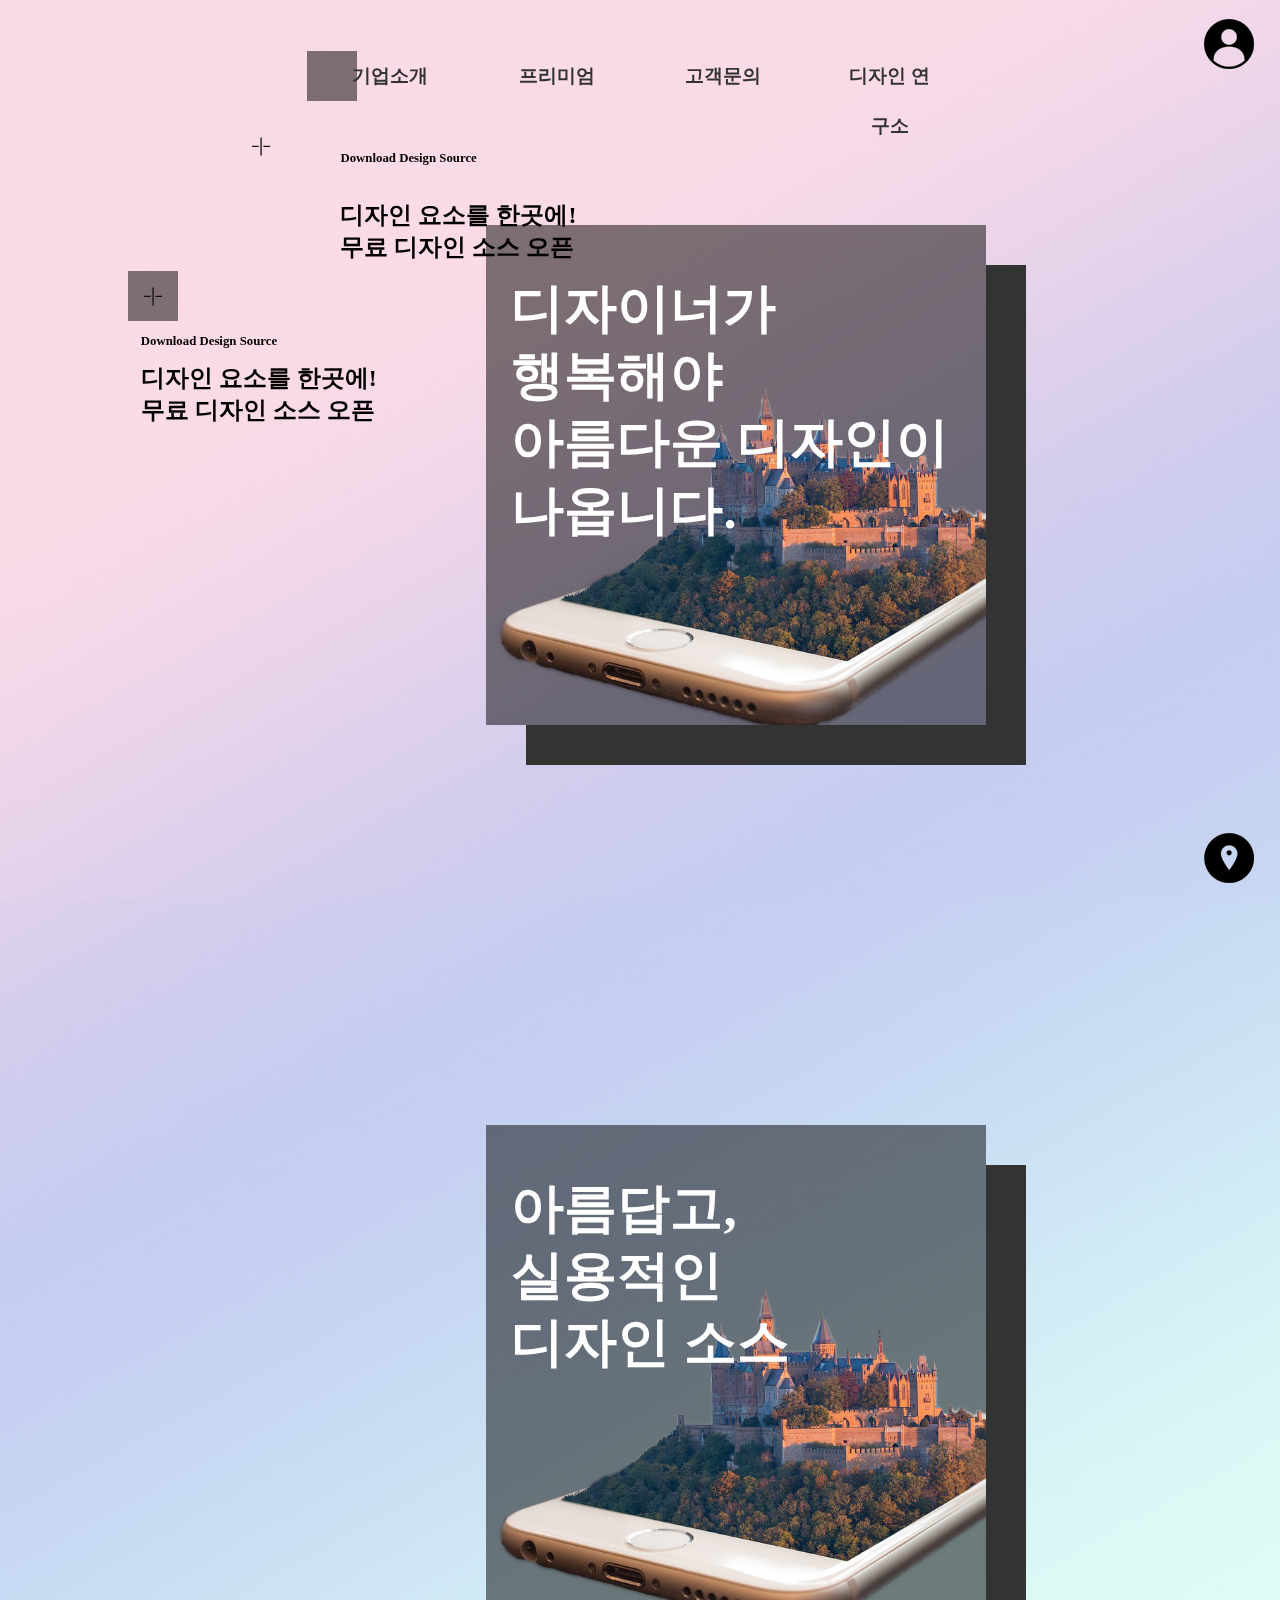
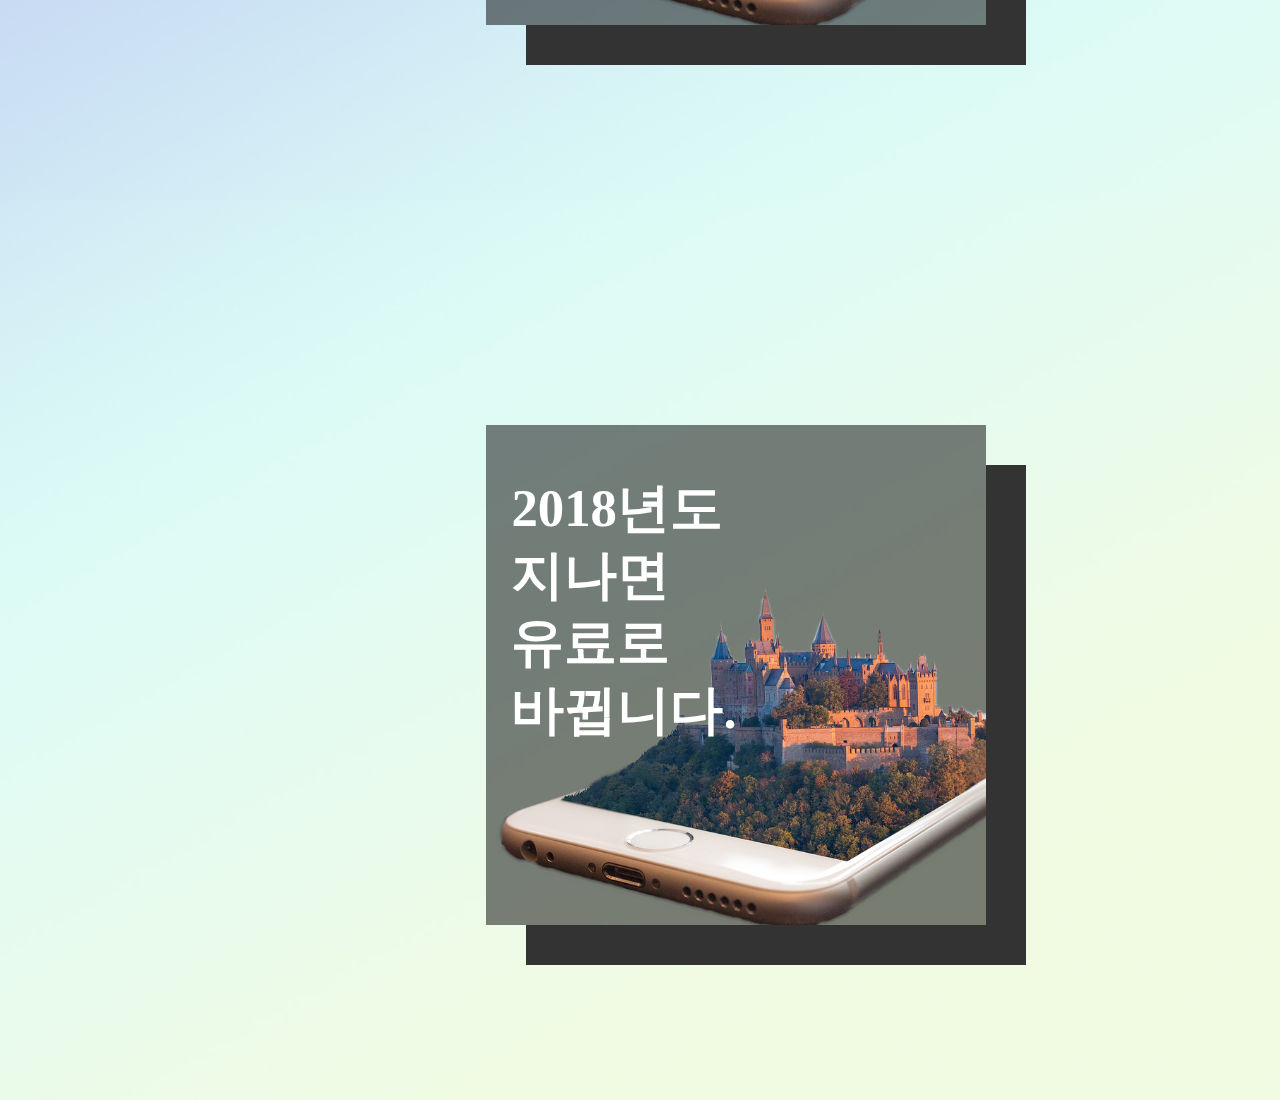
<file: 0.r3/index.html>
<!DOCTYPE html>
<html lang="ko">
<head>
    <meta charset="UTF-8">
    <title>IF COMPANY</title>
    <meta name="viewport" content="width=device-width, initial-scale=1.0,user-scalable=no">
     
    <meta name="od:title" content="IF COMPANY : mobile ">
    <meta name="author" content="dig010@naver.com">
    <meta name="subject" content="IF COMPANY in mobile">
    <meta name="description" content="IF COMPANY 에서 제공하는 반응형 웹페이지 입니다.">
    <meta name="keywords" content="IF COMPANY, 무료 디자인 템플릿, 유료 프리미엄">
    
    <script src="https://code.jquery.com/jquery-3.2.1.min.js"></script>
    <script type="text/javascript">
        //주소창 자동닫힘.
        window.addEventListener("load", function()
                               {setTimeout(loaded, 100 );
                               },false);
        function loaded(){
            window.scrollTo(0,1);
            
        }
        //-->
        
    </script>
    
    <!--반사광이 없는 레티나(iphone)-->
    <link href="./img/logo-57x57.png" rel="apple-touch-icon-precomposed"/>
    <!--반사광이 있는 레티나(iphone)-->
    <link href="./img/logo-72x72.png" rel="apple-touch-icon"/>
    <!--iphone icon(레티나)-->
    <link href="./img/logo-114x114.png" rel="apple-touch-icon"/>
    <!--ipad icon(레티나)-->
    <link href="./img/logo-114x114.png" rel="apple-touch-icon"/>
    <!--안드로인드 png 유형-->
    <link href="./img/logo-128x128.png" rel="shortcut icon"/>
    <!--안드로인드 ico 유형-->
    <link href="128x128logo.ico" rel="shortcut icon"/>
    <!--또는, -->
    <link href="128x128logo.ico" rel="shortcut icon" type="image/x-icon"/>

    <link rel="stylesheet" href="base.css">
    
    <style>
        a{text-decoration: none;}
        ul{list-style: none;}
        
        #container{width:100%; height:100%;}
        #hd{position:fixed; left:10%; width:80%; height:50px; z-index: 90; padding-top:50px;}
        
        
        #tnb{width:65%; height:100%; left:20%; margin:0 auto;}
        .tnb_li{position:relative; width:25%; height:100%; float: left; line-height: 50px; }
        .tnb_a{display:block; width:50%; height:100%; margin:0 auto; text-align: center; color:#333; font-size: 1.2rem; font-weight:600; z-index: 50;}
        
        .tnb_a:hover{border-bottom:3px solid #333;}
        
        .page{width:100%; height:100%; z-index: 30;}
         
        
        
        
        #snb_left{position:fixed; width:20%; height:40%; top:30%; left:10%; z-index: 50;}
        .sl_lb{outline: 0; display:block; border:0; width:50px; height:50px; background-color: rgba(0,0,0,0.5); text-align: center; z-index: 20;}
        .rotate{display:block; width:1005; height:100%; font-size: 20px; line-height: 50px; color:#111; transform: rotateZ(45deg); transition: 1s; cursor: pointer;}
        
        .sl_txtbox{position:absolute; width:100%; height:100%; background-color:transparent; z-index: 10; transition:1s; }
        #sl_ck:checked ~ .sl_txtbox{background-color:rgba(0,0,0,0.5);}
        
        
        
        .sl_semi{font-size:0.8rem; padding-left:5%; padding-top:5%; transition:1s;}
        .sl_title{padding-left:5%; padding-top:5%; font-size: 1.5rem; transition:1s;}
        .sl_comment{opacity:0; padding:5%; text-indent: 5px; transition:1s;}
        
        #sl_ck:checked ~ .sl_txtbox > .sl_comment{opacity: 1; color:#fff;}
        #sl_ck:checked ~ .sl_txtbox > .sl_title{opacity: 1; color:#fff;}
        #sl_ck:checked ~ .sl_txtbox > .sl_semi{opacity: 1; color:#fff;}
        
        .sl_ck{display:none;}
        
        #snb_left_dn{display:none;}
        
        
        
        .sub_right{position:absolute; height:100%; width:10%; right:0; top:0; }
        [class*="sr_btn"]{width:50px; height:50px; position:fixed; right:2%; z-index: 50; outline: 0; border:0; z-index: 70; background-image: url(./img/sr_ico_bl.png); background-size: 50px auto; background-repeat: no-repeat; cursor: pointer; transition:1s;}
        .sr_btn1{top:2%; background-position:top;}
        .sr_btn2{bottom:2%; background-position:bottom;}
        [class*="sr_btn"]:hover{background-image: url(./img/sr_ico.png);}
        
        
        #page2{position:relative; background-image: url(./img/vs_1.jpg);  background-size: 100% 100%; background-repeat: no-repeat;}
        #page3{position:relative; background-image: url(./img/vs_2.jpg); background-size: 100% 100%; background-repeat: no-repeat;}
        #page4{position:relative; background-image: url(./img/vs_3.jpg);  background-size: 100% 100%; background-repeat: no-repeat;}
        
        
        
        #imgBox1{width:100%; height:100%; z-index: 31;}
        
        [class*="popbox"]{position:absolute; top:25%; left:38%;  width:500px; height:500px; margin:0 auto; background-color:rgba(0,0,0,0.5); overflow: hidden; z-index: 60; z-index: 35; box-shadow: 40px 40px 0px #333;}
        
        
        
        [class*="txtBox"]{position:absolute; top:35%; padding:5%; width:800px; height:100px; margin:0 auto; opacity: 0; box-sizing: border-box; z-index: 35;}
        .txtBox1{opacity: 0;}
        .txtBox2{opacity: 0;}
        .txtBox3{opacity: 0;}
        
        .title{width:100%; height:100%; position:absolute; top:10%; left:5%; color:#fff; font-size: 3.3rem; line-height: 4.2rem;}
        
        .comment{color:#fff;}
        
        [class*="pop_"]{position:absolute; top:30%; display:block; width:600px; height:auto;  }
        
        
        [class*="infobox"]{opacity:0; position:absolute; width:150px; height:75px; background:#333; top:60%; left:22%;}
        .info_btn{display:block; width:100%; height:100%; color:#fff; text-align: center; line-height: 75px; transition: 0.5s; font-size: 1.2rem;}
        
        .info_btn:hover{background-color:#eee; color:#333;}
        
        #imgBox2{width:100%; height:100%; }
        
        #imgBox3{width:100%; height:100%;}
        
        
        @media screen and (max-width:767px){
        
            #tnb{position:fixed; width:100%; height:100%; top:0; left:-100%; }
            
            
        }
        
        
        
        
    </style>
    <script>
        window.onload = function(){
           $(".scr").each(function(){
               //개별적으로 Wheel 이벤트 적용
               $(this).on("mousewheel DOMMouseScroll",function(e){
                   e.preventDefault();
                   var delta = 0;
                   if (!event) event = window.event;
                   if (event.wheelDelta) {
                       delta = event.wheelDelta / 120;
                       if (window.opera) delta = -delta;
                   } else if (event.detail) delta = -event.detail / 3;
                   var moveTop = null;
                   //마우스 휠을 위에서 아래로
                   if (delta < 0 ){
                       if($(this).next() !=undefined){
                           moveTop = $(this).next().offset().top;
                       }
                   }else {
                       if($(this).prev() !=undefined){
                           moveTop = $(this).prev().offset().top;
                       }
                   }
                   //화면 이동 0.8초
                   $("html,body").stop().animate({scrollTop : moveTop+"px"},{duration : 800, complete: function(){}
                });
               });
           });
       };
        
        
        
        
        
        
        
        
        
        
    
        $(function(){
            $(".sl_lb").click(function(){
                if($("#sl_ck").is(":checked"))
                { $(".rotate").css("color","#111").css("transform","rotateZ(-45deg)");
                  
                }else {
                    $(".rotate").css("color","#fff").css("transform","rotateZ(0deg)");
                }
            });
            
        $(".popbox1").mouseover(function(){
            $(".popbox1").clearQueue().stop(true,false).animate({"width":"800px","left":"32.5%"},500);
            
            $(".txtBox1").delay(1000).css("opacity","1");
            $(".infobox1").delay(500).css("opacity","1");
            $(".t_br").css("display","none");
            $(".pop_1").clearQueue().stop(true,false).delay(300).animate({"left":"30%"},500);
        });
            
        $(".popbox1").mouseout(function(){
            $(".popbox1").clearQueue().stop(true,false).animate({"width":"500px","left":"38%"},500 );
            $(".txtBox1").css("opacity","0");
            $(".infobox1").css("opacity","0");
            $(".t_br").css("display","block");
            $(".pop_1").clearQueue().stop(true,false).animate({"left":"0%"},500);
        });
            
        
        $(".popbox2").mouseover(function(){
            $(".popbox2").clearQueue().stop(true,false).animate({"width":"800px","left":"32.5%"},500);
            $(".txtBox2").delay(1000).css("opacity","1");
            $(".infobox2").delay(500).css("opacity","1");
            $(".t_br").css("display","none");
            $(".pop_2").clearQueue().stop(true,false).delay(300).animate({"left":"30%"},500);
        });
            
        $(".popbox2").mouseout(function(){
            $(".popbox2").clearQueue().stop(true,false).animate({"width":"500px","left":"38%"},500 );
            
            $(".txtBox2").css("opacity","0");
            $(".infobox2").css("opacity","0");
            $(".t_br").css("display","block");
            $(".pop_2").clearQueue().stop(true,false).animate({"left":"0%"},500);
        });
            
            
            
        $(".popbox3").mouseover(function(){
            $(".popbox3").clearQueue().stop(true,false).animate({"width":"800px","left":"32.5%"},500);
            
            $(".txtBox3").delay(1000).css("opacity","1");
            $(".infobox3").delay(500).css("opacity","1");
            $(".t_br").css("display","none");
            $(".pop_3").clearQueue().stop(true,false).delay(300).animate({"left":"30%"},500);
        });
            
        $(".popbox3").mouseout(function(){
            $(".popbox3").clearQueue().stop(true,false).animate({"width":"500px","left":"38%"},500 );
            
            $(".txtBox3").css("opacity","0");
            $(".infobox3").css("opacity","0");
            $(".t_br").css("display","block");
            $(".pop_3").clearQueue().stop(true,false).animate({"left":"0%"},500);
        });
           
        });
    </script>
    
</head>
<body>
   <div id="container">
       <header id="hd">
         
           <a href="" class="logo"></a>
           
           <nav id="tnb">
             
              
               <ul class="tnb_ul">
                   <li class="tnb_li"><a href="sub1_1.html" class="tnb_a">기업소개</a></li>
                   <li class="tnb_li"><a href="sub1_2.html" class="tnb_a">프리미엄</a></li>
                   <li class="tnb_li"><a href="sub1_3.html" class="tnb_a">고객문의</a></li>
                   <li class="tnb_li"><a href="sub1_4.html" class="tnb_a">디자인 연구소</a></li>
               </ul>
               
                <input type="checkbox" id="sl_ck" class="sl_ck">
                <label for="sl_ck" class="sl_lb">
                    <span class="rotate">&#9932;</span>
                </label>
               
               <aside id="tnb_txB">
              
                       <h3 class="sl_semi">Download Design Source</h3>
                       <h1 class="sl_title">디자인 요소를 한곳에!<br/>무료 디자인 소스 오픈</h1>
                       <p class="sl_comment">트렌드한 디자인 소스를 무료로 다운받아 보실 수 있습니다.<br/><br/> 그래픽, 이미지, 아이디어 소스 등 다양한 디자인 요소를 만나보세요.</p>
                  
           </aside>
               
           </nav>
         
       </header>
       
       
           <aside id="snb_left">
              <input type="checkbox" id="sl_ck" class="sl_ck">
              
               
              
                   <div class="sl_txtbox">
                      <label for="sl_ck" class="sl_lb">
                           <span class="rotate">&#9932;</span>
                       </label>
                      
                       <h3 class="sl_semi">Download Design Source</h3>
                       <h1 class="sl_title">디자인 요소를 한곳에!<br/>무료 디자인 소스 오픈</h1>
                       <p class="sl_comment">트렌드한 디자인 소스를 무료로 다운받아 보실 수 있습니다.<br/><br/> 그래픽, 이미지, 아이디어 소스 등 다양한 디자인 요소를 만나보세요.</p>
                   </div>
                   
               
           </aside>
           
           
           <aside id="snb_right">
               <a class="sr_btn1">
                   <i class="fas fa-map-marker-alt"></i>
               </a>
               <a class="sr_btn2">
                   <span class="glyphicons glyphicons-shoe-steps"></span>
               </a>
               <div class="lineBox">
                   <span class="sr_line"></span>
                   <span class="sr_line"></span>
                   <span class="sr_line"></span>
               </div>
           </aside>
      
       
          
        <section id="page2" class="page scr">
           <div id="imgBox1">
              <div class="popbox1">
                  
                  <img src="./img/vs_pop1.png" alt="" class="pop_1">
                  <h1 class="title">디자이너가<br class="t_br"/> 행복해야<br/>아름다운 디자인이<br class="t_br"/> 나옵니다.</h1>
                  
               <div class="txtBox1">
                               
                  <span class="line2"></span>
                               <h4 class="comment">
                               폭풍 야근, 저녁 없는 삶으로 힘들었던 아련한 디자이너들이여, 눈을 떠라
                                </h4>
                </div>
                   
                <div class="infobox1">
                   <a href="" class="info_btn">GO&nbsp;&#8690;</a>
                   
                </div>
                    
                              
              </div>
              
              
           </div>
       </section>
       
       
       <section id="page3" class="page scr">
        <div id="imgBox2">
          
           <div class="popbox2">
                  
                  <img src="./img/vs_pop1.png" alt="" class="pop_2">
                  <h1 class="title">아름답고,<br class="t_br"/> 실용적인<br/>디자인 소스</h1>
                  
             
                    
                           
            <div class="txtBox2">
                
                <span class="line2"></span>
                <h4 class="comment">
                백방 아름 다워봤자 쓰이지 못하면 그저 데이터의 하나가 되죠. <br/> 심미성과 경제성 두마리 토끼를 잡아 칼퇴 찍어봅시다.
                </h4>
            </div>
            
            <div class="infobox2">
                   <a href="" class="info_btn">GO&nbsp;&#8690;</a>
                   
            </div>
                 
            </div>
          
           
           </div>
            
       </section>
       
       
       <section id="page4" class="page scr">
        <div id="imgBox3">
          
           <div class="popbox3">
                  
                  <img src="./img/vs_pop1.png" alt="" class="pop_3">
                  <h1 class="title">2018년도<br class="t_br"/> 지나면<br/>유료로 <br class="t_br"/> 바뀝니다.</h1>
                  
              <div class="txtBox3">
                
                <span class="line2"></span>
                <h4 class="comment">
                어서 와서 담아가주세요. 나의 피, 땀, 눈물의 디자인 소스를..
                </h4>
                </div>
                
                <div class="infobox3">
                   <a href="" class="info_btn">GO&nbsp;&#8690;</a>
                   
                </div>      
              </div>
          
              
           
           </div>
            
       </section>
       
       
       <!--<section id="ft" class="page">
           
           
           <div class="ftWrap">
             <a href="" class="ft_logo"></a>
              
               <div id="ft_1st">
                   <ul>
                       <li class="ft_li1"><a href="" class="ft_a">인재채용</a></li>
                       <li class="ft_li1"><a href="" class="ft_a">개인정보처리방침</a></li>
                       <li class="ft_li1"><a href="" class="ft_a">이메일 무단수집거부</a></li>
                       <li class="ft_li1"><a href="" class="ft_a">이용약관</a></li>
                   </ul>
               </div>
               
               <div id="ft_2nd">
                   <span class="copyright">
                   copyright &#169; 2016 IF Company korea. all right reserved. 
                   </span>
                   
               </div>
           </div>
       </section>-->
       
   </div>
    
</body>
</html>
</file>
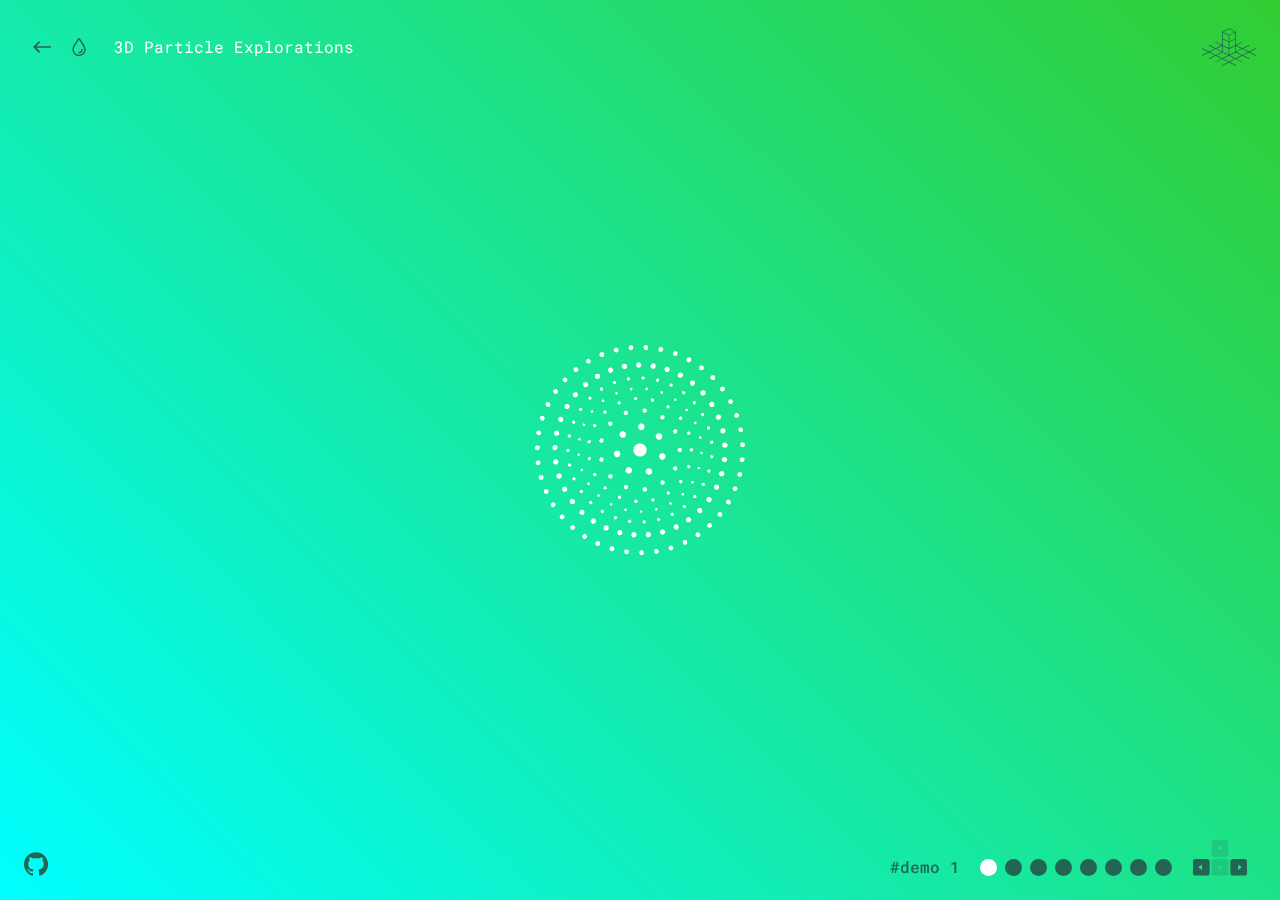
<file: 0.r3/3d-particle-explorations/3d-particle-explorations-master/index.html>
<!DOCTYPE html>
<html lang="en" class="no-js">
	<head>
		<meta charset="UTF-8" />
		<meta name="viewport" content="width=device-width, initial-scale=1">
		<title>3D Particle Explorations | Demo 1 | Codrops</title>
		<meta name="description" content="An exploration of 3D particle animations using three.js and easing" />
		<meta name="keywords" content="preloader, loader, animation, 3d, particles, three.js, easing, web development" />
		<meta name="author" content="Jack Rugile for Codrops" />
		<link rel="shortcut icon" href="favicon.ico">
		<link href="https://fonts.googleapis.com/css?family=Roboto+Mono:100,400,700" rel="stylesheet">
		<link rel="stylesheet" type="text/css" href="css/base.css" />
		<script>document.documentElement.className="js";var supportsCssVars=function(){var e,t=document.createElement("style");return t.innerHTML="root: { --tmp-var: bold; }",document.head.appendChild(t),e=!!(window.CSS&&window.CSS.supports&&window.CSS.supports("font-weight","var(--tmp-var)")),t.parentNode.removeChild(t),e};supportsCssVars()||alert("Please view this demo in a modern browser that supports CSS Variables.");</script>
	</head>
	<body class="demo-1">
		<svg class="hidden">
			<symbol id="icon-arrow" viewBox="0 0 24 24">
				<title>arrow</title>
				<polygon points="6.3,12.8 20.9,12.8 20.9,11.2 6.3,11.2 10.2,7.2 9,6 3.1,12 9,18 10.2,16.8 "/>
			</symbol>
			<symbol id="icon-drop" viewBox="0 0 24 24">
				<title>drop</title>
				<path d="M12,21c-3.6,0-6.6-3-6.6-6.6C5.4,11,10.8,4,11.4,3.2C11.6,3.1,11.8,3,12,3s0.4,0.1,0.6,0.3c0.6,0.8,6.1,7.8,6.1,11.2C18.6,18.1,15.6,21,12,21zM12,4.8c-1.8,2.4-5.2,7.4-5.2,9.6c0,2.9,2.3,5.2,5.2,5.2s5.2-2.3,5.2-5.2C17.2,12.2,13.8,7.3,12,4.8z"/><path d="M12,18.2c-0.4,0-0.7-0.3-0.7-0.7s0.3-0.7,0.7-0.7c1.3,0,2.4-1.1,2.4-2.4c0-0.4,0.3-0.7,0.7-0.7c0.4,0,0.7,0.3,0.7,0.7C15.8,16.5,14.1,18.2,12,18.2z"/>
			</symbol>
			<symbol id="icon-github" viewBox="0 0 32.6 31.8">
				<title>github</title>
				<path d="M16.3,0C7.3,0,0,7.3,0,16.3c0,7.2,4.7,13.3,11.1,15.5c0.8,0.1,1.1-0.4,1.1-0.8c0-0.4,0-1.4,0-2.8c-4.5,1-5.5-2.2-5.5-2.2c-0.7-1.9-1.8-2.4-1.8-2.4c-1.5-1,0.1-1,0.1-1c1.6,0.1,2.5,1.7,2.5,1.7c1.5,2.5,3.8,1.8,4.7,1.4c0.1-1.1,0.6-1.8,1-2.2c-3.6-0.4-7.4-1.8-7.4-8.1c0-1.8,0.6-3.2,1.7-4.4C7.4,10.7,6.8,9,7.7,6.8c0,0,1.4-0.4,4.5,1.7c1.3-0.4,2.7-0.5,4.1-0.5c1.4,0,2.8,0.2,4.1,0.5c3.1-2.1,4.5-1.7,4.5-1.7c0.9,2.2,0.3,3.9,0.2,4.3c1,1.1,1.7,2.6,1.7,4.4c0,6.3-3.8,7.6-7.4,8c0.6,0.5,1.1,1.5,1.1,3c0,2.2,0,3.9,0,4.5c0,0.4,0.3,0.9,1.1,0.8c6.5-2.2,11.1-8.3,11.1-15.5C32.6,7.3,25.3,0,16.3,0z"/>
			</symbol>
			<symbol id="icon-keyboard" viewBox="0 0 100 70">
				<title>keyboard</title>
				<!-- https://thenounproject.com/term/keyboard/783/ by Paul te Kortschot from the Noun Project -->
				<path d="M 60.94,1.83 39.22,1.83 C 36.71,1.83 34.67,3.86 34.67,6.376 L 34.67,28.1 C 34.67,30.61 36.71,32.65 39.22,32.65 L 60.94,32.65 C 63.45,32.65 65.5,30.61 65.5,28.1 L 65.5,6.376 C 65.5,3.86 63.45,1.83 60.94,1.83 Z M 44.79,18.63 50.08,11.74 55.37,18.63 Z" opacity="0.2"/>
				<path d="M 60.86,36.75 39.14,36.75 C 36.63,36.75 34.59,38.79 34.59,41.3 L 34.59,63.02 C 34.59,65.53 36.63,67.57 39.14,67.57 L 60.86,67.57 C 63.38,67.57 65.41,65.53 65.41,63.02 L 65.41,41.3 C 65.42,38.79 63.38,36.75 60.86,36.75 Z M 50.08,57.45 44.79,50.55 55.37,50.55 Z" opacity="0.2" />
				<path d="M 95.45,36.75 73.73,36.75 C 71.22,36.75 69.18,38.79 69.18,41.3 L 69.18,63.02 C 69.18,65.53 71.22,67.57 73.73,67.57 L 95.45,67.57 C 97.97,67.57 100,65.53 100,63.02 L 100,41.3 C 100,38.79 97.97,36.75 95.45,36.75 Z M 83.4,57.45 83.4,46.86 90.3,52.16 Z" />
				<path d="M 26.27,36.75 4.55,36.75 C 2.037,36.75 0,38.79 0,41.3 L 0,63.02 C 0,65.53 2.037,67.57 4.55,67.57 L 26.27,67.57 C 28.78,67.57 30.82,65.53 30.82,63.02 L 30.82,41.3 C 30.82,38.79 28.78,36.75 26.27,36.75 Z M 16.69,57.45 9.79,52.16 16.69,46.86 Z" />
			</symbol>
			<symbol id="icon-debug" viewBox="0 0 146.001 101">
				<title>Toggle Debug Mode</title>
				<path d="M145.448,72.105L129.237,64l16.211-8.105c0.494-0.247,0.694-0.848,0.447-1.342c-0.247-0.494-0.846-0.694-1.342-0.447
				L127,62.882L111.237,55l16.211-8.105c0.494-0.247,0.694-0.848,0.447-1.342c-0.247-0.494-0.847-0.695-1.342-0.447L109,53.882
				L93.237,46l16.211-8.105c0.494-0.247,0.694-0.848,0.447-1.342s-0.847-0.695-1.342-0.447L92,44.382V28V10
				c0-0.013-0.005-0.024-0.005-0.037c-0.001-0.028-0.008-0.055-0.012-0.083c-0.011-0.093-0.036-0.185-0.074-0.274
				c-0.007-0.017-0.006-0.036-0.014-0.053c-0.005-0.011-0.015-0.017-0.021-0.027c-0.057-0.105-0.128-0.198-0.213-0.273
				c-0.018-0.016-0.04-0.026-0.059-0.04c-0.05-0.038-0.098-0.078-0.155-0.107l-18-9c-0.281-0.141-0.613-0.141-0.895,0l-18,9
				c-0.057,0.029-0.106,0.069-0.155,0.107c-0.019,0.014-0.04,0.024-0.058,0.04c-0.085,0.075-0.156,0.168-0.213,0.273
				c-0.006,0.01-0.016,0.016-0.021,0.027c-0.009,0.017-0.007,0.036-0.014,0.053c-0.039,0.09-0.063,0.182-0.074,0.274
				c-0.003,0.028-0.011,0.055-0.012,0.083C54.005,9.976,54,9.987,54,10v18v16.382l-16.553-8.276c-0.496-0.248-1.095-0.047-1.342,0.447
				c-0.247,0.494-0.047,1.095,0.447,1.342L52.764,46L37,53.882l-17.553-8.776c-0.495-0.248-1.095-0.046-1.342,0.447
				c-0.247,0.494-0.047,1.095,0.447,1.342L34.764,55L19,62.882L1.448,54.105c-0.495-0.247-1.095-0.046-1.342,0.447
				c-0.247,0.494-0.047,1.095,0.447,1.342L16.764,64L0.553,72.105c-0.494,0.247-0.694,0.848-0.447,1.342
				C0.281,73.798,0.634,74,1.001,74c0.15,0,0.303-0.034,0.446-0.105L19,65.118L34.764,73l-16.211,8.105
				c-0.494,0.247-0.694,0.848-0.447,1.342C18.281,82.798,18.634,83,19.001,83c0.15,0,0.303-0.034,0.446-0.105L37,74.118L52.764,82
				l-16.211,8.105c-0.494,0.247-0.694,0.848-0.447,1.342C36.281,91.798,36.634,92,37.001,92c0.15,0,0.303-0.034,0.446-0.105L55,83.118
				L70.764,91l-16.211,8.105c-0.494,0.247-0.694,0.848-0.447,1.342c0.175,0.351,0.528,0.553,0.896,0.553
				c0.15,0,0.303-0.034,0.446-0.105L73,92.118l17.553,8.776c0.144,0.072,0.296,0.105,0.446,0.105c0.367,0,0.72-0.202,0.896-0.553
				c0.247-0.494,0.047-1.095-0.447-1.342L75.237,91L91,83.118l17.553,8.776c0.144,0.072,0.296,0.105,0.446,0.105
				c0.367,0,0.72-0.202,0.896-0.553c0.247-0.494,0.047-1.095-0.447-1.342L93.237,82L109,74.118l17.553,8.776
				c0.144,0.072,0.296,0.105,0.446,0.105c0.367,0,0.72-0.202,0.896-0.553c0.247-0.494,0.047-1.095-0.447-1.342L111.237,73L127,65.118
				l17.553,8.776c0.144,0.072,0.296,0.105,0.446,0.105c0.367,0,0.72-0.202,0.896-0.553C146.142,72.953,145.942,72.353,145.448,72.105z
				 M73,2.118L88.764,10L73,17.882L57.237,10L73,2.118z M56,11.618l0.118,0.059L70.764,19l1.118,0.559L72,19.618v1v14.764l-0.118-0.059
				L57.237,28l-1.118-0.559L56,27.382v-1V11.618z M90,26.382v1l-0.118,0.059L88.764,28L74,35.382V20.618v-1l0.118-0.059L75.237,19
				L90,11.618V26.382z M56,47.618l0.118,0.059L70.764,55l0,0l1.118,0.559L72,55.618v1v14.764l-0.118-0.059L57.237,64l0,0l-1.118-0.559
				L56,63.382v-1V47.618z M75.236,55L75.236,55L90,47.618v14.764v1l-0.118,0.059L88.764,64l0,0L74,71.382V56.618v-1l0.118-0.059
				L75.236,55z M106.764,55L92,62.382V47.618L106.764,55z M90,44.382v1l-0.118,0.059L88.764,46l0,0L74,53.382V38.618v-1l0.118-0.059
				L75.237,37L90,29.618V44.382z M56,29.618l0.118,0.059L70.764,37l1.118,0.559L72,37.618v1v14.764l-0.118-0.059L57.237,46l0,0
				l-1.118-0.559L56,45.382v-1V29.618z M54,62.382L39.237,55L54,47.618V62.382z M21.237,64L37,56.118L52.764,64L37,71.882L21.237,64z
				 M39.237,73L55,65.118L70.764,73L55,80.882L39.237,73z M57.237,82L73,74.118L88.764,82L73,89.882L57.237,82z M75.237,73L91,65.118
				L106.764,73L91,80.882L75.237,73z M93.237,64L109,56.118L124.764,64L109,71.882L93.237,64z"/>
			</symbol>
		</svg>
		<main>
			<div class="content content--fixed">
				<header class="codrops-header">
					<div class="codrops-links">
						<a class="codrops-icon codrops-icon--prev" href="https://tympanus.net/Development/AnimatedStrokes/" title="Previous Demo"><svg class="icon icon--arrow"><use xlink:href="#icon-arrow"></use></svg></a>
						<a class="codrops-icon codrops-icon--drop" href="https://tympanus.net/codrops/?p=33246" title="Back to the article"><svg class="icon icon--drop"><use xlink:href="#icon-drop"></use></svg></a>
					</div>
					<h1 class="codrops-header__title">3D Particle Explorations</h1>
				</header>
				<a class="github" href="https://github.com/jackrugile/3d-particle-explorations" title="Find this project on GitHub"><svg class="icon icon--github"><use xlink:href="#icon-github"></use></svg></a>
				<nav class="demos">
					<svg class="icon icon--keyboard"><use xlink:href="#icon-keyboard"></use></svg>
					<a class="demo demo--current" href="index.html"><span>Demo 1</span></a>
					<a class="demo" href="index2.html"><span>Demo 2</span></a>
					<a class="demo" href="index3.html"><span>Demo 3</span></a>
					<a class="demo" href="index4.html"><span>Demo 4</span></a>
					<a class="demo" href="index5.html"><span>Demo 5</span></a>
					<a class="demo" href="index6.html"><span>Demo 6</span></a>
					<a class="demo" href="index7.html"><span>Demo 7</span></a>
					<a class="demo" href="index8.html"><span>Demo 8</span></a>
				</nav>
				<div class="debug">
					<svg class="icon icon--debug" title="Toggle Debug Mode"><use xlink:href="#icon-debug"></use></svg>
					<div class="timescale-wrap">
						<label class="timescale-label">
							<span class="timescale-title">Timescale:</span>
							<span class="timescale-value">1.0</span>
							<input class="timescale-range" type="range" min="0" max="3" step="0.1" value="1">
						</label>
					</div>
				</div>
			</div>
			<div class="loader"></div>
			<div class="content-outer">
				<div class="content-inner">
					<h1>Oscillation</h1>
					<a href="#" class="replay-animation">Replay</a>
				</div>
			</div>
		</main>
		<script src="js/demo.js"></script>
		<script src="js/vendor/three.min.js"></script>
		<script src="js/vendor/OrbitControls.js"></script>
		<script src="js/vendor/fast-simplex-noise.js"></script>
		<script src="dist/js/demo-1/index.bundle.js"></script>
	</body>
</html>
</file>
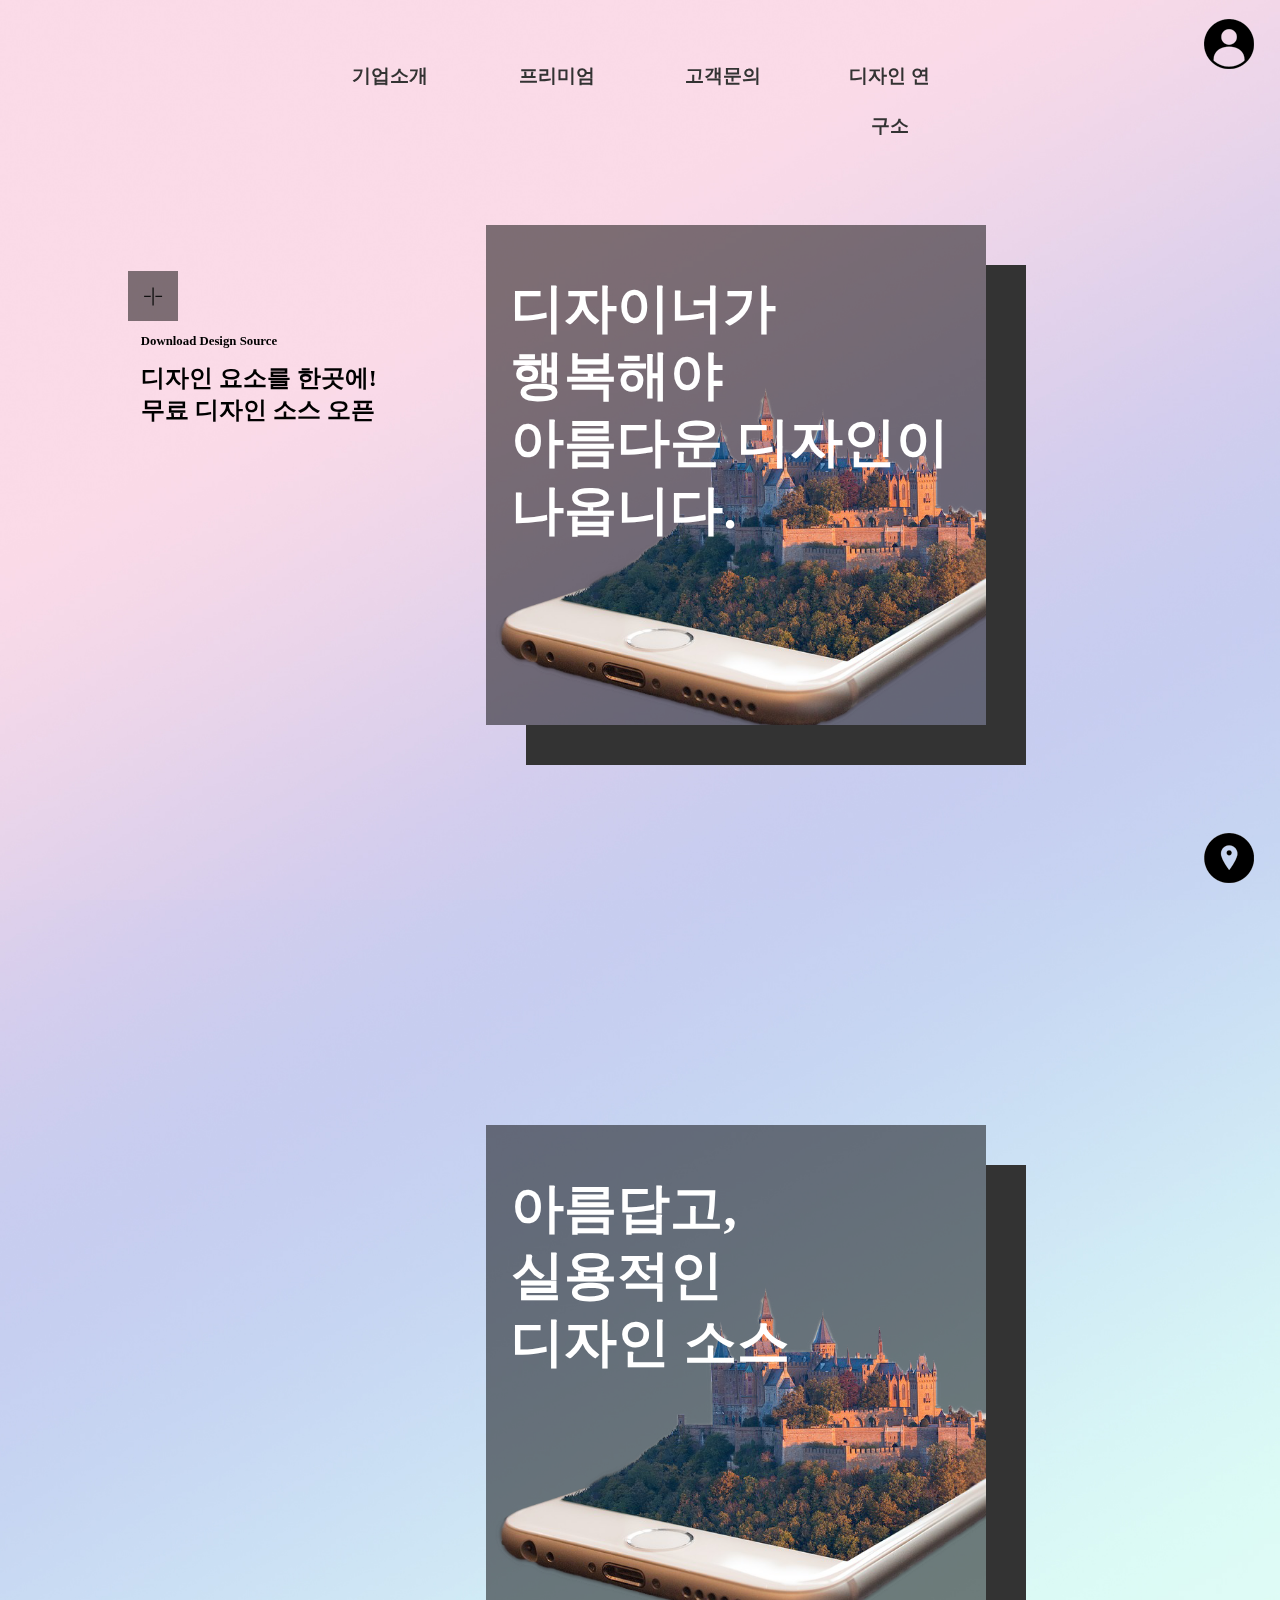
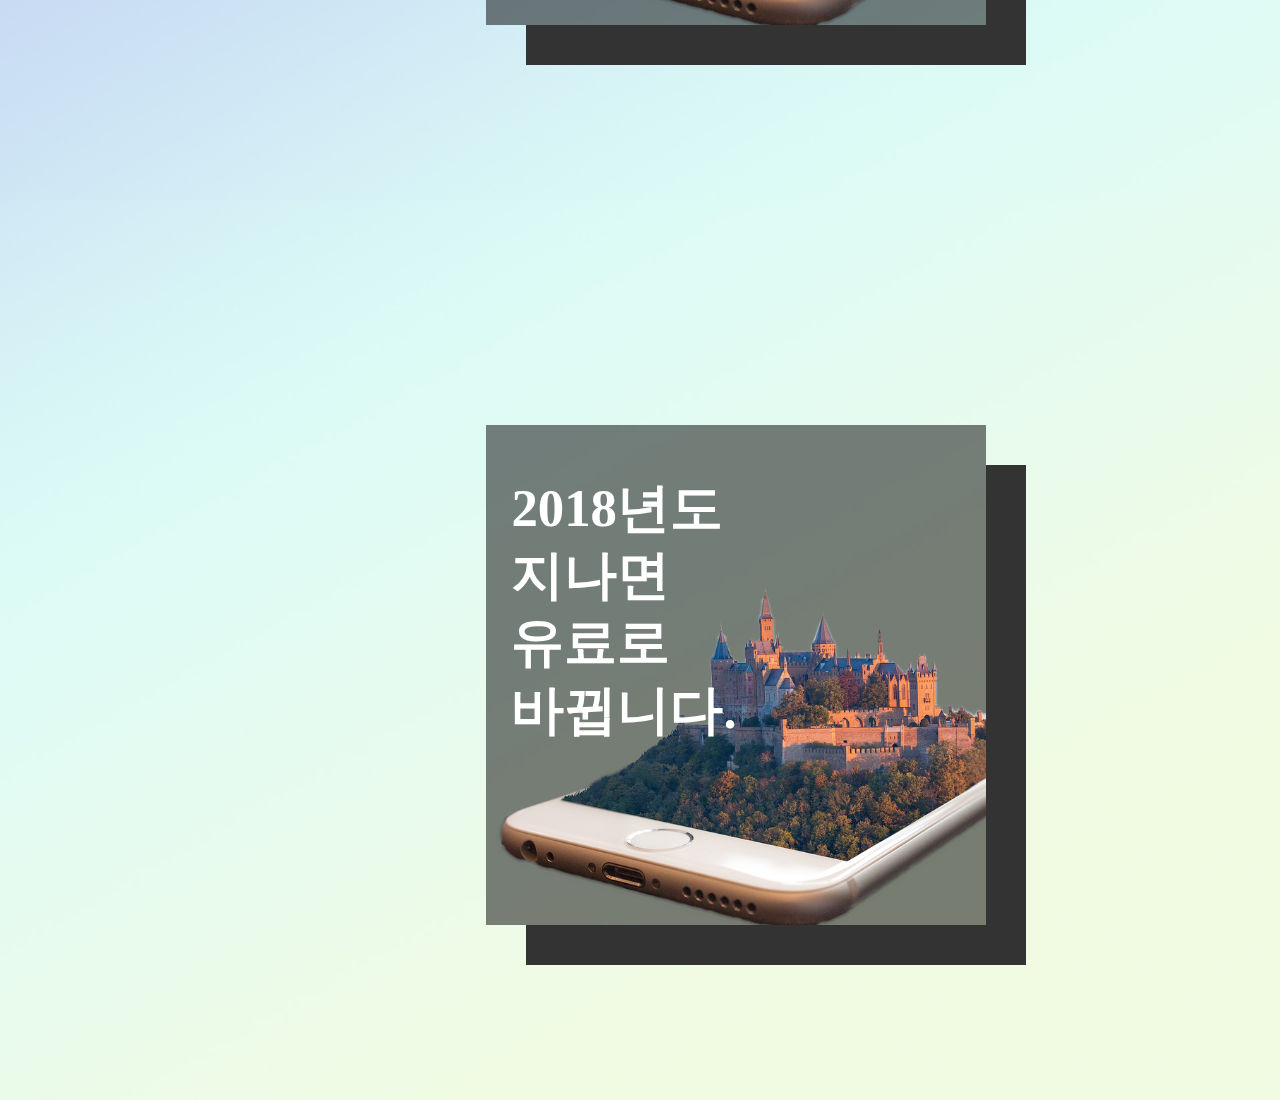
<file: 0.r3/index(1).html>
<!DOCTYPE html>
<html lang="ko">
<head>
    <meta charset="UTF-8">
    <title>IF COMPANY</title>
    <meta name="viewport" content="width=device-width, initial-scale=1.0,user-scalable=no">
     
    <meta name="od:title" content="IF COMPANY : mobile ">
    <meta name="author" content="dig010@naver.com">
    <meta name="subject" content="IF COMPANY in mobile">
    <meta name="description" content="IF COMPANY 에서 제공하는 반응형 웹페이지 입니다.">
    <meta name="keywords" content="IF COMPANY, 무료 디자인 템플릿, 유료 프리미엄">
    
    <script src="https://code.jquery.com/jquery-3.2.1.min.js"></script>
    <script type="text/javascript">
        //주소창 자동닫힘.
        window.addEventListener("load", function()
                               {setTimeout(loaded, 100 );
                               },false);
        function loaded(){
            window.scrollTo(0,1);
            
        }
        //-->
        
    </script>
    
    <!--반사광이 없는 레티나(iphone)-->
    <link href="./img/logo-57x57.png" rel="apple-touch-icon-precomposed"/>
    <!--반사광이 있는 레티나(iphone)-->
    <link href="./img/logo-72x72.png" rel="apple-touch-icon"/>
    <!--iphone icon(레티나)-->
    <link href="./img/logo-114x114.png" rel="apple-touch-icon"/>
    <!--ipad icon(레티나)-->
    <link href="./img/logo-114x114.png" rel="apple-touch-icon"/>
    <!--안드로인드 png 유형-->
    <link href="./img/logo-128x128.png" rel="shortcut icon"/>
    <!--안드로인드 ico 유형-->
    <link href="128x128logo.ico" rel="shortcut icon"/>
    <!--또는, -->
    <link href="128x128logo.ico" rel="shortcut icon" type="image/x-icon"/>

    <link rel="stylesheet" href="base.css">
    
    <style>
        a{text-decoration: none;}
        ul{list-style: none;}
        
        #container{width:100%; height:100%;}
        #hd{position:fixed; left:10%; width:80%; height:50px; z-index: 90; padding-top:50px;}
        
        
        #tnb{width:65%; height:100%; left:20%; margin:0 auto;}
        .tnb_li{position:relative; width:25%; height:100%; float: left; line-height: 50px; }
        .tnb_a{display:block; width:50%; height:100%; margin:0 auto; text-align: center; color:#333; font-size: 1.2rem; font-weight:600; z-index: 50;}
        
        .tnb_a:hover{border-bottom:3px solid #333;}
        
        .page{width:100%; height:100%; z-index: 30;}
         
        
        
        
        #snb_left{position:fixed; width:20%; height:40%; top:30%; left:10%; z-index: 50;}
        .sl_lb{outline: 0; display:block; border:0; width:50px; height:50px; background-color: rgba(0,0,0,0.5); text-align: center; z-index: 20;}
        .rotate{display:block; width:100%; height:100%; font-size: 20px; line-height: 50px; color:#111; transform: rotateZ(45deg); transition: 1s; cursor: pointer;}
        
        .sl_txtbox{position:absolute; width:100%; height:100%; background-color:transparent; z-index: 10; transition:1s; }
        #sl_ck:checked ~ .sl_txtbox{background-color:rgba(0,0,0,0.5);}
        
        
        
        .sl_semi{font-size:0.8rem; padding-left:5%; padding-top:5%; transition:1s;}
        .sl_title{padding-left:5%; padding-top:5%; font-size: 1.5rem; transition:1s;}
        .sl_comment{opacity:0; padding:5%; text-indent: 5px; transition:1s;}
        
        #sl_ck:checked ~ .sl_txtbox > .sl_comment{opacity: 1; color:#fff;}
        #sl_ck:checked ~ .sl_txtbox > .sl_title{opacity: 1; color:#fff;}
        #sl_ck:checked ~ .sl_txtbox > .sl_semi{opacity: 1; color:#fff;}
        
        .sl_ck{display:none;}
        
        #tnb_txB{display:none;}
        .tnb_txB_lb{display:none;}
        
        
        .sub_right{position:absolute; height:100%; width:10%; right:0; top:0; }
        [class*="sr_btn"]{width:50px; height:50px; position:fixed; right:2%; z-index: 50; outline: 0; border:0; z-index: 70; background-image: url(./img/sr_ico_bl.png); background-size: 50px auto; background-repeat: no-repeat; cursor: pointer; transition:1s;}
        .sr_btn1{top:2%; background-position:top;}
        .sr_btn2{bottom:2%; background-position:bottom;}
        [class*="sr_btn"]:hover{background-image: url(./img/sr_ico.png);}
        
        
        #page2{position:relative; background-image: url(./img/vs_1.jpg);  background-size: 100% 100%; background-repeat: no-repeat;}
        #page3{position:relative; background-image: url(./img/vs_2.jpg); background-size: 100% 100%; background-repeat: no-repeat;}
        #page4{position:relative; background-image: url(./img/vs_3.jpg);  background-size: 100% 100%; background-repeat: no-repeat;}
        
        
        
        #imgBox1{width:100%; height:100%; z-index: 31;}
        
        [class*="popbox"]{position:absolute; top:25%; left:38%;  width:500px; height:500px; margin:0 auto; background-color:rgba(0,0,0,0.5); overflow: hidden; z-index: 60; z-index: 35; box-shadow: 40px 40px 0px #333;}
        
        
        
        [class*="txtBox"]{position:absolute; top:35%; padding:5%; width:800px; height:100px; margin:0 auto; opacity: 0; box-sizing: border-box; z-index: 35;}
        .txtBox1{opacity: 0;}
        .txtBox2{opacity: 0;}
        .txtBox3{opacity: 0;}
        
        .title{width:100%; height:100%; position:absolute; top:10%; left:5%; color:#fff; font-size: 3.3rem; line-height: 4.2rem;}
        
        .comment{color:#fff;}
        
        [class*="pop_"]{position:absolute; top:30%; display:block; width:600px; height:auto;  }
        
        
        [class*="infobox"]{opacity:0; position:absolute; width:150px; height:75px; background:#333; top:60%; left:22%;}
        .info_btn{display:block; width:100%; height:100%; color:#fff; text-align: center; line-height: 75px; transition: 0.5s; font-size: 1.2rem;}
        
        .info_btn:hover{background-color:#eee; color:#333;}
        
        #imgBox2{width:100%; height:100%; }
        
        #imgBox3{width:100%; height:100%;}
        
        
        @media screen and (max-width:767px){
        
            #tnb{position:fixed; width:100%; height:100%; top:0; left:-100%; z-index: 72; background:rgba(250,250,250,0.8); transition:1s;}
            .tnb_ul{position:absolute; width:100%; height:80%; top:20%; left:0;}
            .tnb_li{float: inherit; width:100%; height:20%; }
            .tnb_a{ width:100%; height:100%; line-height: 4;}
            
            #tnb_txB{display:none;}
            #snb_left{top:0; left:0; width:50px; height:50px;}
            .tnb_txB_lb{display:block; position:fixed; top:0; left:0; width:50px; height:50px; background:rgba(0,0,0,0.5); padding:; box-sizing: border-box; z-index: 80;}
            .rotate{display:block; width:100%; height:100%; font-size: 20px; line-height: 50px; color:#fff; transform: rotateZ(45deg); transition: 1s; cursor: pointer; text-align: center;}
            
            .tnb_lb{display: none;}
            
            #tnb_ck:checked ~ #tnb{left:0%;}
            
            .sl_semi{display:none;}
            .sl_title{display:none;}
            .sl_comment{display:none;}
            .page{width:100%; height:100%; position:relative;}
            [class*="popbox"]{position:absolute; width:80%; height:100%; box-shadow: 0px; top:0 left:0;}
        }
        
        
        
        
    </style>
    <script>
        window.onload = function(){
           $(".scr").each(function(){
               //개별적으로 Wheel 이벤트 적용
               $(this).on("mousewheel DOMMouseScroll",function(e){
                   e.preventDefault();
                   var delta = 0;
                   if (!event) event = window.event;
                   if (event.wheelDelta) {
                       delta = event.wheelDelta / 120;
                       if (window.opera) delta = -delta;
                   } else if (event.detail) delta = -event.detail / 3;
                   var moveTop = null;
                   //마우스 휠을 위에서 아래로
                   if (delta < 0 ){
                       if($(this).next() !=undefined){
                           moveTop = $(this).next().offset().top;
                       }
                   }else {
                       if($(this).prev() !=undefined){
                           moveTop = $(this).prev().offset().top;
                       }
                   }
                   //화면 이동 0.8초
                   $("html,body").stop().animate({scrollTop : moveTop+"px"},{duration : 800, complete: function(){}
                });
               });
           });
       };
        
        
        
        
        
        
        
        
        
        
    
        $(function(){
            
            $(".tnb_txB_lb").click(function(){
                if($("#tnb_ck").is(":checked"))
                { $(".rotate").css("transform","rotateZ(-45deg)");
                  
                }else {
                    $(".rotate").css("transform","rotateZ(0deg)");
                }
            });
            
            
            
            
            
            $(".sl_lb").click(function(){
                if($("#sl_ck").is(":checked"))
                { $(".rotate").css("color","#111").css("transform","rotateZ(-45deg)");
                  
                }else {
                    $(".rotate").css("color","#fff").css("transform","rotateZ(0deg)");
                }
            });
            
        $(".popbox1").mouseover(function(){
            $(".popbox1").clearQueue().stop(true,false).animate({"width":"800px","left":"32.5%"},500);
            
            $(".txtBox1").delay(1000).css("opacity","1");
            $(".infobox1").delay(500).css("opacity","1");
            $(".t_br").css("display","none");
            $(".pop_1").clearQueue().stop(true,false).delay(300).animate({"left":"30%"},500);
        });
            
        $(".popbox1").mouseout(function(){
            $(".popbox1").clearQueue().stop(true,false).animate({"width":"500px","left":"38%"},500 );
            $(".txtBox1").css("opacity","0");
            $(".infobox1").css("opacity","0");
            $(".t_br").css("display","block");
            $(".pop_1").clearQueue().stop(true,false).animate({"left":"0%"},500);
        });
            
        
        $(".popbox2").mouseover(function(){
            $(".popbox2").clearQueue().stop(true,false).animate({"width":"800px","left":"32.5%"},500);
            $(".txtBox2").delay(1000).css("opacity","1");
            $(".infobox2").delay(500).css("opacity","1");
            $(".t_br").css("display","none");
            $(".pop_2").clearQueue().stop(true,false).delay(300).animate({"left":"30%"},500);
        });
            
        $(".popbox2").mouseout(function(){
            $(".popbox2").clearQueue().stop(true,false).animate({"width":"500px","left":"38%"},500 );
            
            $(".txtBox2").css("opacity","0");
            $(".infobox2").css("opacity","0");
            $(".t_br").css("display","block");
            $(".pop_2").clearQueue().stop(true,false).animate({"left":"0%"},500);
        });
            
            
            
        $(".popbox3").mouseover(function(){
            $(".popbox3").clearQueue().stop(true,false).animate({"width":"800px","left":"32.5%"},500);
            
            $(".txtBox3").delay(1000).css("opacity","1");
            $(".infobox3").delay(500).css("opacity","1");
            $(".t_br").css("display","none");
            $(".pop_3").clearQueue().stop(true,false).delay(300).animate({"left":"30%"},500);
        });
            
        $(".popbox3").mouseout(function(){
            $(".popbox3").clearQueue().stop(true,false).animate({"width":"500px","left":"38%"},500 );
            
            $(".txtBox3").css("opacity","0");
            $(".infobox3").css("opacity","0");
            $(".t_br").css("display","block");
            $(".pop_3").clearQueue().stop(true,false).animate({"left":"0%"},500);
        });
           
        });
    </script>
    
</head>
<body>
   <div id="container">
       <header id="hd">
         
           <a href="" class="logo"></a>
           <input type="checkbox" id="tnb_ck" class="sl_ck">
            <label for="tnb_ck" class="tnb_txB_lb">
                <span class="rotate">&#9932;</span>
            </label>
           
           <nav id="tnb">
             
              
               <ul class="tnb_ul">
                   <li class="tnb_li"><a href="sub1_1.html" class="tnb_a">기업소개</a></li>
                   <li class="tnb_li"><a href="sub1_2.html" class="tnb_a">프리미엄</a></li>
                   <li class="tnb_li"><a href="sub1_3.html" class="tnb_a">고객문의</a></li>
                   <li class="tnb_li"><a href="sub1_4.html" class="tnb_a">디자인 연구소</a></li>
               </ul>
               
                
               
               <aside id="tnb_txB">
              
                       <h3 class="tnb_txB_semi">Download Design Source</h3>
                       <h1 class="tnb_txB_title">디자인 요소를 한곳에!<br/>무료 디자인 소스 오픈</h1>
                       <p class="tnb_txB_comment">트렌드한 디자인 소스를 무료로 다운받아 보실 수 있습니다.<br/><br/> 그래픽, 이미지, 아이디어 소스 등 다양한 디자인 요소를 만나보세요.</p>
                  
           </aside>
               
           </nav>
         
       </header>
       
       
           <aside id="snb_left">
              <input type="checkbox" id="sl_ck" class="sl_ck">
              
               
              
                   <div class="sl_txtbox">
                      <label for="sl_ck" class="sl_lb">
                           <span class="rotate">&#9932;</span>
                       </label>
                      
                       <h3 class="sl_semi">Download Design Source</h3>
                       <h1 class="sl_title">디자인 요소를 한곳에!<br/>무료 디자인 소스 오픈</h1>
                       <p class="sl_comment">트렌드한 디자인 소스를 무료로 다운받아 보실 수 있습니다.<br/><br/> 그래픽, 이미지, 아이디어 소스 등 다양한 디자인 요소를 만나보세요.</p>
                   </div>
                   
               
           </aside>
           
           
           <aside id="snb_right">
               <a class="sr_btn1">
                   <i class="fas fa-map-marker-alt"></i>
               </a>
               <a class="sr_btn2">
                   <span class="glyphicons glyphicons-shoe-steps"></span>
               </a>
               <div class="lineBox">
                   <span class="sr_line"></span>
                   <span class="sr_line"></span>
                   <span class="sr_line"></span>
               </div>
           </aside>
      
       
          
        <section id="page2" class="page scr">
           <div id="imgBox1">
              <div class="popbox1">
                  
                  <img src="./img/vs_pop1.png" alt="" class="pop_1">
                  <h1 class="title">디자이너가<br class="t_br"/> 행복해야<br/>아름다운 디자인이<br class="t_br"/> 나옵니다.</h1>
                  
               <div class="txtBox1">
                               
                  <span class="line2"></span>
                               <h4 class="comment">
                               폭풍 야근, 저녁 없는 삶으로 힘들었던 아련한 디자이너들이여, 눈을 떠라
                                </h4>
                </div>
                   
                <div class="infobox1">
                   <a href="" class="info_btn">GO&nbsp;&#8690;</a>
                   
                </div>
                    
                              
              </div>
              
              
           </div>
       </section>
       
       
       <section id="page3" class="page scr">
        <div id="imgBox2">
          
           <div class="popbox2">
                  
                  <img src="./img/vs_pop1.png" alt="" class="pop_2">
                  <h1 class="title">아름답고,<br class="t_br"/> 실용적인<br/>디자인 소스</h1>
                  
             
                    
                           
            <div class="txtBox2">
                
                <span class="line2"></span>
                <h4 class="comment">
                백방 아름 다워봤자 쓰이지 못하면 그저 데이터의 하나가 되죠. <br/> 심미성과 경제성 두마리 토끼를 잡아 칼퇴 찍어봅시다.
                </h4>
            </div>
            
            <div class="infobox2">
                   <a href="" class="info_btn">GO&nbsp;&#8690;</a>
                   
            </div>
                 
            </div>
          
           
           </div>
            
       </section>
       
       
       <section id="page4" class="page scr">
        <div id="imgBox3">
          
           <div class="popbox3">
                  
                  <img src="./img/vs_pop1.png" alt="" class="pop_3">
                  <h1 class="title">2018년도<br class="t_br"/> 지나면<br/>유료로 <br class="t_br"/> 바뀝니다.</h1>
                  
              <div class="txtBox3">
                
                <span class="line2"></span>
                <h4 class="comment">
                어서 와서 담아가주세요. 나의 피, 땀, 눈물의 디자인 소스를..
                </h4>
                </div>
                
                <div class="infobox3">
                   <a href="" class="info_btn">GO&nbsp;&#8690;</a>
                   
                </div>      
              </div>
          
              
           
           </div>
            
       </section>
       
       
       <!--<section id="ft" class="page">
           
           
           <div class="ftWrap">
             <a href="" class="ft_logo"></a>
              
               <div id="ft_1st">
                   <ul>
                       <li class="ft_li1"><a href="" class="ft_a">인재채용</a></li>
                       <li class="ft_li1"><a href="" class="ft_a">개인정보처리방침</a></li>
                       <li class="ft_li1"><a href="" class="ft_a">이메일 무단수집거부</a></li>
                       <li class="ft_li1"><a href="" class="ft_a">이용약관</a></li>
                   </ul>
               </div>
               
               <div id="ft_2nd">
                   <span class="copyright">
                   copyright &#169; 2016 IF Company korea. all right reserved. 
                   </span>
                   
               </div>
           </div>
       </section>-->
       
   </div>
    
</body>
</html>
</file>
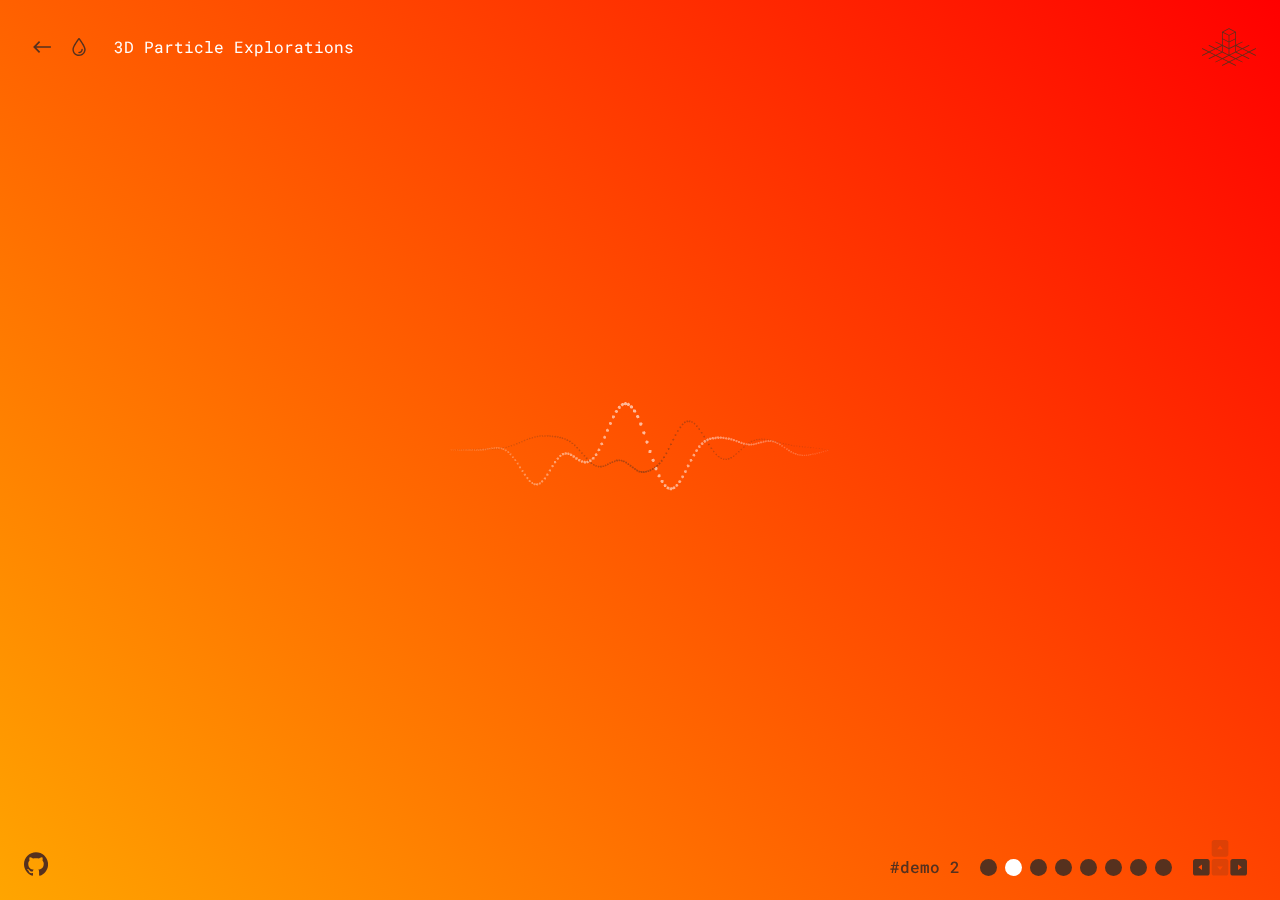
<file: 0.r3/3d-particle-explorations/3d-particle-explorations-master/index2.html>
<!DOCTYPE html>
<html lang="en" class="no-js">
	<head>
		<meta charset="UTF-8" />
		<meta name="viewport" content="width=device-width, initial-scale=1">
		<title>3D Particle Explorations | Demo 2 | Codrops</title>
		<meta name="description" content="An exploration of 3D particle animations using three.js and easing" />
		<meta name="keywords" content="preloader, loader, animation, 3d, particles, three.js, easing, web development" />
		<meta name="author" content="Jack Rugile for Codrops" />
		<link rel="shortcut icon" href="favicon.ico">
		<link href="https://fonts.googleapis.com/css?family=Roboto+Mono:100,400,700" rel="stylesheet">
		<link rel="stylesheet" type="text/css" href="css/base.css" />
		<script>document.documentElement.className="js";var supportsCssVars=function(){var e,t=document.createElement("style");return t.innerHTML="root: { --tmp-var: bold; }",document.head.appendChild(t),e=!!(window.CSS&&window.CSS.supports&&window.CSS.supports("font-weight","var(--tmp-var)")),t.parentNode.removeChild(t),e};supportsCssVars()||alert("Please view this demo in a modern browser that supports CSS Variables.");</script>
	</head>
	<body class="demo-2">
		<svg class="hidden">
			<symbol id="icon-arrow" viewBox="0 0 24 24">
				<title>arrow</title>
				<polygon points="6.3,12.8 20.9,12.8 20.9,11.2 6.3,11.2 10.2,7.2 9,6 3.1,12 9,18 10.2,16.8 "/>
			</symbol>
			<symbol id="icon-drop" viewBox="0 0 24 24">
				<title>drop</title>
				<path d="M12,21c-3.6,0-6.6-3-6.6-6.6C5.4,11,10.8,4,11.4,3.2C11.6,3.1,11.8,3,12,3s0.4,0.1,0.6,0.3c0.6,0.8,6.1,7.8,6.1,11.2C18.6,18.1,15.6,21,12,21zM12,4.8c-1.8,2.4-5.2,7.4-5.2,9.6c0,2.9,2.3,5.2,5.2,5.2s5.2-2.3,5.2-5.2C17.2,12.2,13.8,7.3,12,4.8z"/><path d="M12,18.2c-0.4,0-0.7-0.3-0.7-0.7s0.3-0.7,0.7-0.7c1.3,0,2.4-1.1,2.4-2.4c0-0.4,0.3-0.7,0.7-0.7c0.4,0,0.7,0.3,0.7,0.7C15.8,16.5,14.1,18.2,12,18.2z"/>
			</symbol>
			<symbol id="icon-github" viewBox="0 0 32.6 31.8">
				<title>github</title>
				<path d="M16.3,0C7.3,0,0,7.3,0,16.3c0,7.2,4.7,13.3,11.1,15.5c0.8,0.1,1.1-0.4,1.1-0.8c0-0.4,0-1.4,0-2.8c-4.5,1-5.5-2.2-5.5-2.2c-0.7-1.9-1.8-2.4-1.8-2.4c-1.5-1,0.1-1,0.1-1c1.6,0.1,2.5,1.7,2.5,1.7c1.5,2.5,3.8,1.8,4.7,1.4c0.1-1.1,0.6-1.8,1-2.2c-3.6-0.4-7.4-1.8-7.4-8.1c0-1.8,0.6-3.2,1.7-4.4C7.4,10.7,6.8,9,7.7,6.8c0,0,1.4-0.4,4.5,1.7c1.3-0.4,2.7-0.5,4.1-0.5c1.4,0,2.8,0.2,4.1,0.5c3.1-2.1,4.5-1.7,4.5-1.7c0.9,2.2,0.3,3.9,0.2,4.3c1,1.1,1.7,2.6,1.7,4.4c0,6.3-3.8,7.6-7.4,8c0.6,0.5,1.1,1.5,1.1,3c0,2.2,0,3.9,0,4.5c0,0.4,0.3,0.9,1.1,0.8c6.5-2.2,11.1-8.3,11.1-15.5C32.6,7.3,25.3,0,16.3,0z"/>
			</symbol>
			<symbol id="icon-keyboard" viewBox="0 0 100 70">
				<title>keyboard</title>
				<!-- https://thenounproject.com/term/keyboard/783/ by Paul te Kortschot from the Noun Project -->
				<path d="M 60.94,1.83 39.22,1.83 C 36.71,1.83 34.67,3.86 34.67,6.376 L 34.67,28.1 C 34.67,30.61 36.71,32.65 39.22,32.65 L 60.94,32.65 C 63.45,32.65 65.5,30.61 65.5,28.1 L 65.5,6.376 C 65.5,3.86 63.45,1.83 60.94,1.83 Z M 44.79,18.63 50.08,11.74 55.37,18.63 Z" opacity="0.2"/>
				<path d="M 60.86,36.75 39.14,36.75 C 36.63,36.75 34.59,38.79 34.59,41.3 L 34.59,63.02 C 34.59,65.53 36.63,67.57 39.14,67.57 L 60.86,67.57 C 63.38,67.57 65.41,65.53 65.41,63.02 L 65.41,41.3 C 65.42,38.79 63.38,36.75 60.86,36.75 Z M 50.08,57.45 44.79,50.55 55.37,50.55 Z" opacity="0.2" />
				<path d="M 95.45,36.75 73.73,36.75 C 71.22,36.75 69.18,38.79 69.18,41.3 L 69.18,63.02 C 69.18,65.53 71.22,67.57 73.73,67.57 L 95.45,67.57 C 97.97,67.57 100,65.53 100,63.02 L 100,41.3 C 100,38.79 97.97,36.75 95.45,36.75 Z M 83.4,57.45 83.4,46.86 90.3,52.16 Z" />
				<path d="M 26.27,36.75 4.55,36.75 C 2.037,36.75 0,38.79 0,41.3 L 0,63.02 C 0,65.53 2.037,67.57 4.55,67.57 L 26.27,67.57 C 28.78,67.57 30.82,65.53 30.82,63.02 L 30.82,41.3 C 30.82,38.79 28.78,36.75 26.27,36.75 Z M 16.69,57.45 9.79,52.16 16.69,46.86 Z" />
			</symbol>
			<symbol id="icon-debug" viewBox="0 0 146.001 101">
				<title>Toggle Debug Mode</title>
				<path d="M145.448,72.105L129.237,64l16.211-8.105c0.494-0.247,0.694-0.848,0.447-1.342c-0.247-0.494-0.846-0.694-1.342-0.447
				L127,62.882L111.237,55l16.211-8.105c0.494-0.247,0.694-0.848,0.447-1.342c-0.247-0.494-0.847-0.695-1.342-0.447L109,53.882
				L93.237,46l16.211-8.105c0.494-0.247,0.694-0.848,0.447-1.342s-0.847-0.695-1.342-0.447L92,44.382V28V10
				c0-0.013-0.005-0.024-0.005-0.037c-0.001-0.028-0.008-0.055-0.012-0.083c-0.011-0.093-0.036-0.185-0.074-0.274
				c-0.007-0.017-0.006-0.036-0.014-0.053c-0.005-0.011-0.015-0.017-0.021-0.027c-0.057-0.105-0.128-0.198-0.213-0.273
				c-0.018-0.016-0.04-0.026-0.059-0.04c-0.05-0.038-0.098-0.078-0.155-0.107l-18-9c-0.281-0.141-0.613-0.141-0.895,0l-18,9
				c-0.057,0.029-0.106,0.069-0.155,0.107c-0.019,0.014-0.04,0.024-0.058,0.04c-0.085,0.075-0.156,0.168-0.213,0.273
				c-0.006,0.01-0.016,0.016-0.021,0.027c-0.009,0.017-0.007,0.036-0.014,0.053c-0.039,0.09-0.063,0.182-0.074,0.274
				c-0.003,0.028-0.011,0.055-0.012,0.083C54.005,9.976,54,9.987,54,10v18v16.382l-16.553-8.276c-0.496-0.248-1.095-0.047-1.342,0.447
				c-0.247,0.494-0.047,1.095,0.447,1.342L52.764,46L37,53.882l-17.553-8.776c-0.495-0.248-1.095-0.046-1.342,0.447
				c-0.247,0.494-0.047,1.095,0.447,1.342L34.764,55L19,62.882L1.448,54.105c-0.495-0.247-1.095-0.046-1.342,0.447
				c-0.247,0.494-0.047,1.095,0.447,1.342L16.764,64L0.553,72.105c-0.494,0.247-0.694,0.848-0.447,1.342
				C0.281,73.798,0.634,74,1.001,74c0.15,0,0.303-0.034,0.446-0.105L19,65.118L34.764,73l-16.211,8.105
				c-0.494,0.247-0.694,0.848-0.447,1.342C18.281,82.798,18.634,83,19.001,83c0.15,0,0.303-0.034,0.446-0.105L37,74.118L52.764,82
				l-16.211,8.105c-0.494,0.247-0.694,0.848-0.447,1.342C36.281,91.798,36.634,92,37.001,92c0.15,0,0.303-0.034,0.446-0.105L55,83.118
				L70.764,91l-16.211,8.105c-0.494,0.247-0.694,0.848-0.447,1.342c0.175,0.351,0.528,0.553,0.896,0.553
				c0.15,0,0.303-0.034,0.446-0.105L73,92.118l17.553,8.776c0.144,0.072,0.296,0.105,0.446,0.105c0.367,0,0.72-0.202,0.896-0.553
				c0.247-0.494,0.047-1.095-0.447-1.342L75.237,91L91,83.118l17.553,8.776c0.144,0.072,0.296,0.105,0.446,0.105
				c0.367,0,0.72-0.202,0.896-0.553c0.247-0.494,0.047-1.095-0.447-1.342L93.237,82L109,74.118l17.553,8.776
				c0.144,0.072,0.296,0.105,0.446,0.105c0.367,0,0.72-0.202,0.896-0.553c0.247-0.494,0.047-1.095-0.447-1.342L111.237,73L127,65.118
				l17.553,8.776c0.144,0.072,0.296,0.105,0.446,0.105c0.367,0,0.72-0.202,0.896-0.553C146.142,72.953,145.942,72.353,145.448,72.105z
				 M73,2.118L88.764,10L73,17.882L57.237,10L73,2.118z M56,11.618l0.118,0.059L70.764,19l1.118,0.559L72,19.618v1v14.764l-0.118-0.059
				L57.237,28l-1.118-0.559L56,27.382v-1V11.618z M90,26.382v1l-0.118,0.059L88.764,28L74,35.382V20.618v-1l0.118-0.059L75.237,19
				L90,11.618V26.382z M56,47.618l0.118,0.059L70.764,55l0,0l1.118,0.559L72,55.618v1v14.764l-0.118-0.059L57.237,64l0,0l-1.118-0.559
				L56,63.382v-1V47.618z M75.236,55L75.236,55L90,47.618v14.764v1l-0.118,0.059L88.764,64l0,0L74,71.382V56.618v-1l0.118-0.059
				L75.236,55z M106.764,55L92,62.382V47.618L106.764,55z M90,44.382v1l-0.118,0.059L88.764,46l0,0L74,53.382V38.618v-1l0.118-0.059
				L75.237,37L90,29.618V44.382z M56,29.618l0.118,0.059L70.764,37l1.118,0.559L72,37.618v1v14.764l-0.118-0.059L57.237,46l0,0
				l-1.118-0.559L56,45.382v-1V29.618z M54,62.382L39.237,55L54,47.618V62.382z M21.237,64L37,56.118L52.764,64L37,71.882L21.237,64z
				 M39.237,73L55,65.118L70.764,73L55,80.882L39.237,73z M57.237,82L73,74.118L88.764,82L73,89.882L57.237,82z M75.237,73L91,65.118
				L106.764,73L91,80.882L75.237,73z M93.237,64L109,56.118L124.764,64L109,71.882L93.237,64z"/>
			</symbol>
		</svg>
		<main>
			<div class="content content--fixed">
				<header class="codrops-header">
					<div class="codrops-links">
						<a class="codrops-icon codrops-icon--prev" href="https://tympanus.net/Development/AnimatedStrokes/" title="Previous Demo"><svg class="icon icon--arrow"><use xlink:href="#icon-arrow"></use></svg></a>
						<a class="codrops-icon codrops-icon--drop" href="https://tympanus.net/codrops/?p=33246" title="Back to the article"><svg class="icon icon--drop"><use xlink:href="#icon-drop"></use></svg></a>
					</div>
					<h1 class="codrops-header__title">3D Particle Explorations</h1>
				</header>
				<a class="github" href="https://github.com/jackrugile/3d-particle-explorations" title="Find this project on GitHub"><svg class="icon icon--github"><use xlink:href="#icon-github"></use></svg></a>
				<nav class="demos">
					<svg class="icon icon--keyboard"><use xlink:href="#icon-keyboard"></use></svg>
					<a class="demo" href="index.html"><span>Demo 1</span></a>
					<a class="demo demo--current" href="index2.html"><span>Demo 2</span></a>
					<a class="demo" href="index3.html"><span>Demo 3</span></a>
					<a class="demo" href="index4.html"><span>Demo 4</span></a>
					<a class="demo" href="index5.html"><span>Demo 5</span></a>
					<a class="demo" href="index6.html"><span>Demo 6</span></a>
					<a class="demo" href="index7.html"><span>Demo 7</span></a>
					<a class="demo" href="index8.html"><span>Demo 8</span></a>
				</nav>
				<div class="debug">
					<svg class="icon icon--debug" title="Toggle Debug Mode"><use xlink:href="#icon-debug"></use></svg>
					<div class="timescale-wrap">
						<label class="timescale-label">
							<span class="timescale-title">Timescale:</span>
							<span class="timescale-value">1.0</span>
							<input class="timescale-range" type="range" min="0" max="3" step="0.1" value="1">
						</label>
					</div>
				</div>
			</div>
			<div class="loader"></div>
			<div class="content-outer">
				<div class="content-inner">
					<h1>Momentum</h1>
					<a href="#" class="replay-animation">Replay</a>
				</div>
			</div>
		</main>
		<script src="js/demo.js"></script>
		<script src="js/vendor/three.min.js"></script>
		<script src="js/vendor/OrbitControls.js"></script>
		<script src="js/vendor/fast-simplex-noise.js"></script>
		<script src="dist/js/demo-2/index.bundle.js"></script>
	</body>
</html>
</file>
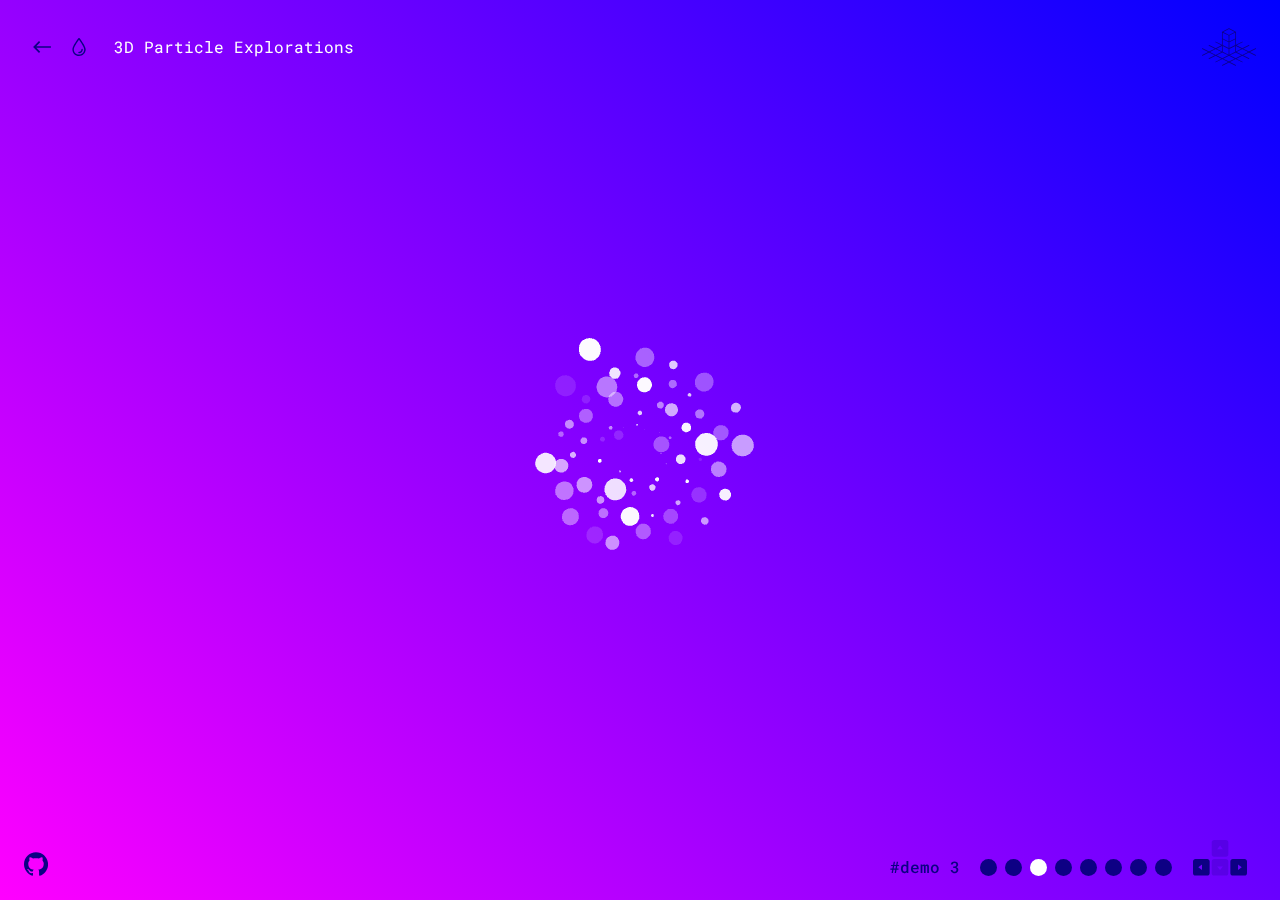
<file: 0.r3/3d-particle-explorations/3d-particle-explorations-master/index3.html>
<!DOCTYPE html>
<html lang="en" class="no-js">
	<head>
		<meta charset="UTF-8" />
		<meta name="viewport" content="width=device-width, initial-scale=1">
		<title>3D Particle Explorations | Demo 3 | Codrops</title>
		<meta name="description" content="An exploration of 3D particle animations using three.js and easing" />
		<meta name="keywords" content="preloader, loader, animation, 3d, particles, three.js, easing, web development" />
		<meta name="author" content="Jack Rugile for Codrops" />
		<link rel="shortcut icon" href="favicon.ico">
		<link href="https://fonts.googleapis.com/css?family=Roboto+Mono:100,400,700" rel="stylesheet">
		<link rel="stylesheet" type="text/css" href="css/base.css" />
		<script>document.documentElement.className="js";var supportsCssVars=function(){var e,t=document.createElement("style");return t.innerHTML="root: { --tmp-var: bold; }",document.head.appendChild(t),e=!!(window.CSS&&window.CSS.supports&&window.CSS.supports("font-weight","var(--tmp-var)")),t.parentNode.removeChild(t),e};supportsCssVars()||alert("Please view this demo in a modern browser that supports CSS Variables.");</script>
	</head>
	<body class="demo-3">
		<svg class="hidden">
			<symbol id="icon-arrow" viewBox="0 0 24 24">
				<title>arrow</title>
				<polygon points="6.3,12.8 20.9,12.8 20.9,11.2 6.3,11.2 10.2,7.2 9,6 3.1,12 9,18 10.2,16.8 "/>
			</symbol>
			<symbol id="icon-drop" viewBox="0 0 24 24">
				<title>drop</title>
				<path d="M12,21c-3.6,0-6.6-3-6.6-6.6C5.4,11,10.8,4,11.4,3.2C11.6,3.1,11.8,3,12,3s0.4,0.1,0.6,0.3c0.6,0.8,6.1,7.8,6.1,11.2C18.6,18.1,15.6,21,12,21zM12,4.8c-1.8,2.4-5.2,7.4-5.2,9.6c0,2.9,2.3,5.2,5.2,5.2s5.2-2.3,5.2-5.2C17.2,12.2,13.8,7.3,12,4.8z"/><path d="M12,18.2c-0.4,0-0.7-0.3-0.7-0.7s0.3-0.7,0.7-0.7c1.3,0,2.4-1.1,2.4-2.4c0-0.4,0.3-0.7,0.7-0.7c0.4,0,0.7,0.3,0.7,0.7C15.8,16.5,14.1,18.2,12,18.2z"/>
			</symbol>
			<symbol id="icon-github" viewBox="0 0 32.6 31.8">
				<title>github</title>
				<path d="M16.3,0C7.3,0,0,7.3,0,16.3c0,7.2,4.7,13.3,11.1,15.5c0.8,0.1,1.1-0.4,1.1-0.8c0-0.4,0-1.4,0-2.8c-4.5,1-5.5-2.2-5.5-2.2c-0.7-1.9-1.8-2.4-1.8-2.4c-1.5-1,0.1-1,0.1-1c1.6,0.1,2.5,1.7,2.5,1.7c1.5,2.5,3.8,1.8,4.7,1.4c0.1-1.1,0.6-1.8,1-2.2c-3.6-0.4-7.4-1.8-7.4-8.1c0-1.8,0.6-3.2,1.7-4.4C7.4,10.7,6.8,9,7.7,6.8c0,0,1.4-0.4,4.5,1.7c1.3-0.4,2.7-0.5,4.1-0.5c1.4,0,2.8,0.2,4.1,0.5c3.1-2.1,4.5-1.7,4.5-1.7c0.9,2.2,0.3,3.9,0.2,4.3c1,1.1,1.7,2.6,1.7,4.4c0,6.3-3.8,7.6-7.4,8c0.6,0.5,1.1,1.5,1.1,3c0,2.2,0,3.9,0,4.5c0,0.4,0.3,0.9,1.1,0.8c6.5-2.2,11.1-8.3,11.1-15.5C32.6,7.3,25.3,0,16.3,0z"/>
			</symbol>
			<symbol id="icon-keyboard" viewBox="0 0 100 70">
				<title>keyboard</title>
				<!-- https://thenounproject.com/term/keyboard/783/ by Paul te Kortschot from the Noun Project -->
				<path d="M 60.94,1.83 39.22,1.83 C 36.71,1.83 34.67,3.86 34.67,6.376 L 34.67,28.1 C 34.67,30.61 36.71,32.65 39.22,32.65 L 60.94,32.65 C 63.45,32.65 65.5,30.61 65.5,28.1 L 65.5,6.376 C 65.5,3.86 63.45,1.83 60.94,1.83 Z M 44.79,18.63 50.08,11.74 55.37,18.63 Z" opacity="0.2"/>
				<path d="M 60.86,36.75 39.14,36.75 C 36.63,36.75 34.59,38.79 34.59,41.3 L 34.59,63.02 C 34.59,65.53 36.63,67.57 39.14,67.57 L 60.86,67.57 C 63.38,67.57 65.41,65.53 65.41,63.02 L 65.41,41.3 C 65.42,38.79 63.38,36.75 60.86,36.75 Z M 50.08,57.45 44.79,50.55 55.37,50.55 Z" opacity="0.2" />
				<path d="M 95.45,36.75 73.73,36.75 C 71.22,36.75 69.18,38.79 69.18,41.3 L 69.18,63.02 C 69.18,65.53 71.22,67.57 73.73,67.57 L 95.45,67.57 C 97.97,67.57 100,65.53 100,63.02 L 100,41.3 C 100,38.79 97.97,36.75 95.45,36.75 Z M 83.4,57.45 83.4,46.86 90.3,52.16 Z" />
				<path d="M 26.27,36.75 4.55,36.75 C 2.037,36.75 0,38.79 0,41.3 L 0,63.02 C 0,65.53 2.037,67.57 4.55,67.57 L 26.27,67.57 C 28.78,67.57 30.82,65.53 30.82,63.02 L 30.82,41.3 C 30.82,38.79 28.78,36.75 26.27,36.75 Z M 16.69,57.45 9.79,52.16 16.69,46.86 Z" />
			</symbol>
			<symbol id="icon-debug" viewBox="0 0 146.001 101">
				<title>Toggle Debug Mode</title>
				<path d="M145.448,72.105L129.237,64l16.211-8.105c0.494-0.247,0.694-0.848,0.447-1.342c-0.247-0.494-0.846-0.694-1.342-0.447
				L127,62.882L111.237,55l16.211-8.105c0.494-0.247,0.694-0.848,0.447-1.342c-0.247-0.494-0.847-0.695-1.342-0.447L109,53.882
				L93.237,46l16.211-8.105c0.494-0.247,0.694-0.848,0.447-1.342s-0.847-0.695-1.342-0.447L92,44.382V28V10
				c0-0.013-0.005-0.024-0.005-0.037c-0.001-0.028-0.008-0.055-0.012-0.083c-0.011-0.093-0.036-0.185-0.074-0.274
				c-0.007-0.017-0.006-0.036-0.014-0.053c-0.005-0.011-0.015-0.017-0.021-0.027c-0.057-0.105-0.128-0.198-0.213-0.273
				c-0.018-0.016-0.04-0.026-0.059-0.04c-0.05-0.038-0.098-0.078-0.155-0.107l-18-9c-0.281-0.141-0.613-0.141-0.895,0l-18,9
				c-0.057,0.029-0.106,0.069-0.155,0.107c-0.019,0.014-0.04,0.024-0.058,0.04c-0.085,0.075-0.156,0.168-0.213,0.273
				c-0.006,0.01-0.016,0.016-0.021,0.027c-0.009,0.017-0.007,0.036-0.014,0.053c-0.039,0.09-0.063,0.182-0.074,0.274
				c-0.003,0.028-0.011,0.055-0.012,0.083C54.005,9.976,54,9.987,54,10v18v16.382l-16.553-8.276c-0.496-0.248-1.095-0.047-1.342,0.447
				c-0.247,0.494-0.047,1.095,0.447,1.342L52.764,46L37,53.882l-17.553-8.776c-0.495-0.248-1.095-0.046-1.342,0.447
				c-0.247,0.494-0.047,1.095,0.447,1.342L34.764,55L19,62.882L1.448,54.105c-0.495-0.247-1.095-0.046-1.342,0.447
				c-0.247,0.494-0.047,1.095,0.447,1.342L16.764,64L0.553,72.105c-0.494,0.247-0.694,0.848-0.447,1.342
				C0.281,73.798,0.634,74,1.001,74c0.15,0,0.303-0.034,0.446-0.105L19,65.118L34.764,73l-16.211,8.105
				c-0.494,0.247-0.694,0.848-0.447,1.342C18.281,82.798,18.634,83,19.001,83c0.15,0,0.303-0.034,0.446-0.105L37,74.118L52.764,82
				l-16.211,8.105c-0.494,0.247-0.694,0.848-0.447,1.342C36.281,91.798,36.634,92,37.001,92c0.15,0,0.303-0.034,0.446-0.105L55,83.118
				L70.764,91l-16.211,8.105c-0.494,0.247-0.694,0.848-0.447,1.342c0.175,0.351,0.528,0.553,0.896,0.553
				c0.15,0,0.303-0.034,0.446-0.105L73,92.118l17.553,8.776c0.144,0.072,0.296,0.105,0.446,0.105c0.367,0,0.72-0.202,0.896-0.553
				c0.247-0.494,0.047-1.095-0.447-1.342L75.237,91L91,83.118l17.553,8.776c0.144,0.072,0.296,0.105,0.446,0.105
				c0.367,0,0.72-0.202,0.896-0.553c0.247-0.494,0.047-1.095-0.447-1.342L93.237,82L109,74.118l17.553,8.776
				c0.144,0.072,0.296,0.105,0.446,0.105c0.367,0,0.72-0.202,0.896-0.553c0.247-0.494,0.047-1.095-0.447-1.342L111.237,73L127,65.118
				l17.553,8.776c0.144,0.072,0.296,0.105,0.446,0.105c0.367,0,0.72-0.202,0.896-0.553C146.142,72.953,145.942,72.353,145.448,72.105z
				 M73,2.118L88.764,10L73,17.882L57.237,10L73,2.118z M56,11.618l0.118,0.059L70.764,19l1.118,0.559L72,19.618v1v14.764l-0.118-0.059
				L57.237,28l-1.118-0.559L56,27.382v-1V11.618z M90,26.382v1l-0.118,0.059L88.764,28L74,35.382V20.618v-1l0.118-0.059L75.237,19
				L90,11.618V26.382z M56,47.618l0.118,0.059L70.764,55l0,0l1.118,0.559L72,55.618v1v14.764l-0.118-0.059L57.237,64l0,0l-1.118-0.559
				L56,63.382v-1V47.618z M75.236,55L75.236,55L90,47.618v14.764v1l-0.118,0.059L88.764,64l0,0L74,71.382V56.618v-1l0.118-0.059
				L75.236,55z M106.764,55L92,62.382V47.618L106.764,55z M90,44.382v1l-0.118,0.059L88.764,46l0,0L74,53.382V38.618v-1l0.118-0.059
				L75.237,37L90,29.618V44.382z M56,29.618l0.118,0.059L70.764,37l1.118,0.559L72,37.618v1v14.764l-0.118-0.059L57.237,46l0,0
				l-1.118-0.559L56,45.382v-1V29.618z M54,62.382L39.237,55L54,47.618V62.382z M21.237,64L37,56.118L52.764,64L37,71.882L21.237,64z
				 M39.237,73L55,65.118L70.764,73L55,80.882L39.237,73z M57.237,82L73,74.118L88.764,82L73,89.882L57.237,82z M75.237,73L91,65.118
				L106.764,73L91,80.882L75.237,73z M93.237,64L109,56.118L124.764,64L109,71.882L93.237,64z"/>
			</symbol>
		</svg>
		<main>
			<div class="content content--fixed">
				<header class="codrops-header">
					<div class="codrops-links">
						<a class="codrops-icon codrops-icon--prev" href="https://tympanus.net/Development/AnimatedStrokes/" title="Previous Demo"><svg class="icon icon--arrow"><use xlink:href="#icon-arrow"></use></svg></a>
						<a class="codrops-icon codrops-icon--drop" href="https://tympanus.net/codrops/?p=33246" title="Back to the article"><svg class="icon icon--drop"><use xlink:href="#icon-drop"></use></svg></a>
					</div>
					<h1 class="codrops-header__title">3D Particle Explorations</h1>
				</header>
				<a class="github" href="https://github.com/jackrugile/3d-particle-explorations" title="Find this project on GitHub"><svg class="icon icon--github"><use xlink:href="#icon-github"></use></svg></a>
				<nav class="demos">
					<svg class="icon icon--keyboard"><use xlink:href="#icon-keyboard"></use></svg>
					<a class="demo" href="index.html"><span>Demo 1</span></a>
					<a class="demo" href="index2.html"><span>Demo 2</span></a>
					<a class="demo demo--current" href="index3.html"><span>Demo 3</span></a>
					<a class="demo" href="index4.html"><span>Demo 4</span></a>
					<a class="demo" href="index5.html"><span>Demo 5</span></a>
					<a class="demo" href="index6.html"><span>Demo 6</span></a>
					<a class="demo" href="index7.html"><span>Demo 7</span></a>
					<a class="demo" href="index8.html"><span>Demo 8</span></a>
				</nav>
				<div class="debug">
					<svg class="icon icon--debug" title="Toggle Debug Mode"><use xlink:href="#icon-debug"></use></svg>
					<div class="timescale-wrap">
						<label class="timescale-label">
							<span class="timescale-title">Timescale:</span>
							<span class="timescale-value">1.0</span>
							<input class="timescale-range" type="range" min="0" max="3" step="0.1" value="1">
						</label>
					</div>
				</div>
			</div>
			<div class="loader"></div>
			<div class="content-outer">
				<div class="content-inner">
					<h1>Coherence</h1>
					<a href="#" class="replay-animation">Replay</a>
				</div>
			</div>
		</main>
		<script src="js/demo.js"></script>
		<script src="js/vendor/three.min.js"></script>
		<script src="js/vendor/OrbitControls.js"></script>
		<script src="js/vendor/fast-simplex-noise.js"></script>
		<script src="dist/js/demo-3/index.bundle.js"></script>
	</body>
</html>
</file>
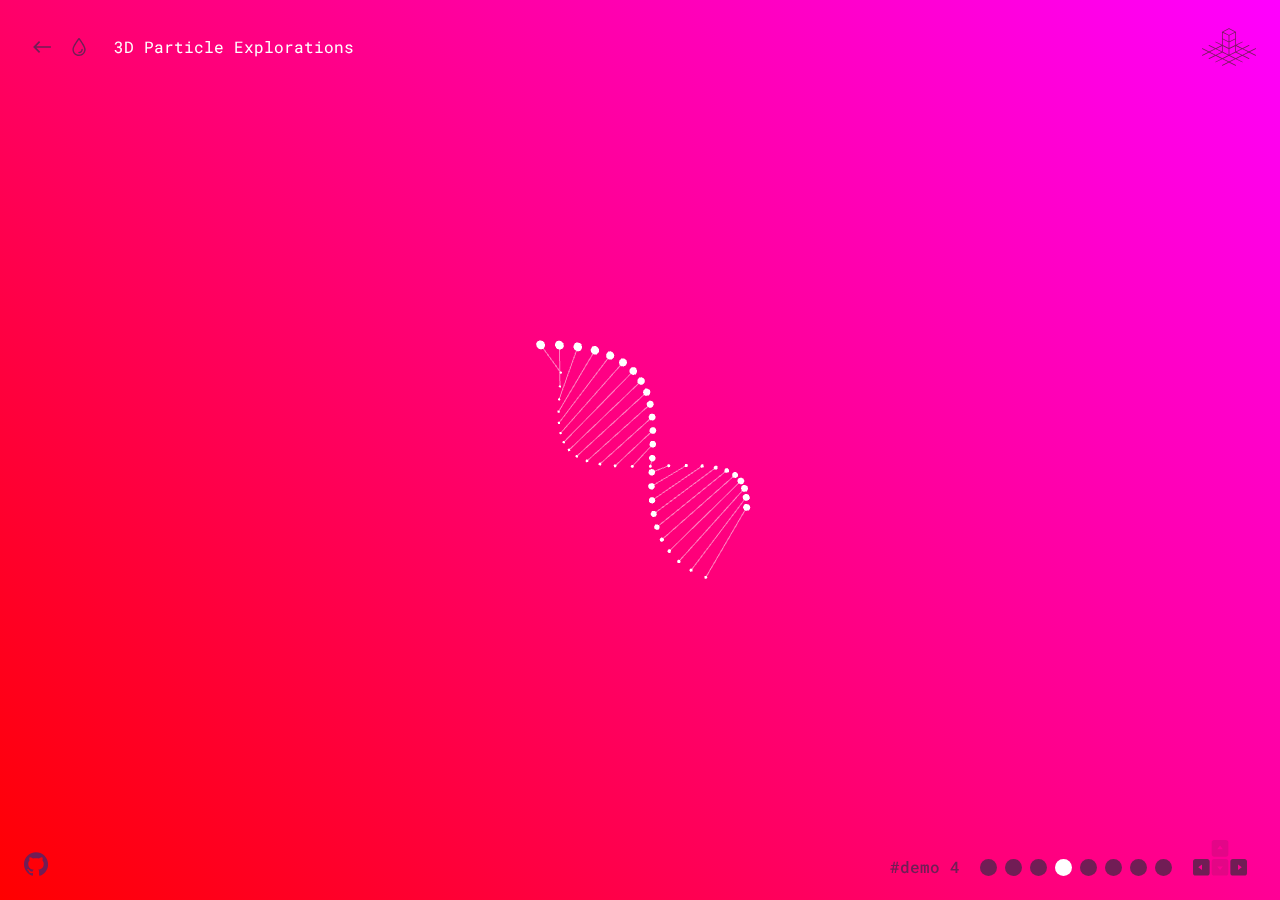
<file: 0.r3/3d-particle-explorations/3d-particle-explorations-master/index4.html>
<!DOCTYPE html>
<html lang="en" class="no-js">
	<head>
		<meta charset="UTF-8" />
		<meta name="viewport" content="width=device-width, initial-scale=1">
		<title>3D Particle Explorations | Demo 4 | Codrops</title>
		<meta name="description" content="An exploration of 3D particle animations using three.js and easing" />
		<meta name="keywords" content="preloader, loader, animation, 3d, particles, three.js, easing, web development" />
		<meta name="author" content="Jack Rugile for Codrops" />
		<link rel="shortcut icon" href="favicon.ico">
		<link href="https://fonts.googleapis.com/css?family=Roboto+Mono:100,400,700" rel="stylesheet">
		<link rel="stylesheet" type="text/css" href="css/base.css" />
		<script>document.documentElement.className="js";var supportsCssVars=function(){var e,t=document.createElement("style");return t.innerHTML="root: { --tmp-var: bold; }",document.head.appendChild(t),e=!!(window.CSS&&window.CSS.supports&&window.CSS.supports("font-weight","var(--tmp-var)")),t.parentNode.removeChild(t),e};supportsCssVars()||alert("Please view this demo in a modern browser that supports CSS Variables.");</script>
	</head>
	<body class="demo-4">
		<svg class="hidden">
			<symbol id="icon-arrow" viewBox="0 0 24 24">
				<title>arrow</title>
				<polygon points="6.3,12.8 20.9,12.8 20.9,11.2 6.3,11.2 10.2,7.2 9,6 3.1,12 9,18 10.2,16.8 "/>
			</symbol>
			<symbol id="icon-drop" viewBox="0 0 24 24">
				<title>drop</title>
				<path d="M12,21c-3.6,0-6.6-3-6.6-6.6C5.4,11,10.8,4,11.4,3.2C11.6,3.1,11.8,3,12,3s0.4,0.1,0.6,0.3c0.6,0.8,6.1,7.8,6.1,11.2C18.6,18.1,15.6,21,12,21zM12,4.8c-1.8,2.4-5.2,7.4-5.2,9.6c0,2.9,2.3,5.2,5.2,5.2s5.2-2.3,5.2-5.2C17.2,12.2,13.8,7.3,12,4.8z"/><path d="M12,18.2c-0.4,0-0.7-0.3-0.7-0.7s0.3-0.7,0.7-0.7c1.3,0,2.4-1.1,2.4-2.4c0-0.4,0.3-0.7,0.7-0.7c0.4,0,0.7,0.3,0.7,0.7C15.8,16.5,14.1,18.2,12,18.2z"/>
			</symbol>
			<symbol id="icon-github" viewBox="0 0 32.6 31.8">
				<title>github</title>
				<path d="M16.3,0C7.3,0,0,7.3,0,16.3c0,7.2,4.7,13.3,11.1,15.5c0.8,0.1,1.1-0.4,1.1-0.8c0-0.4,0-1.4,0-2.8c-4.5,1-5.5-2.2-5.5-2.2c-0.7-1.9-1.8-2.4-1.8-2.4c-1.5-1,0.1-1,0.1-1c1.6,0.1,2.5,1.7,2.5,1.7c1.5,2.5,3.8,1.8,4.7,1.4c0.1-1.1,0.6-1.8,1-2.2c-3.6-0.4-7.4-1.8-7.4-8.1c0-1.8,0.6-3.2,1.7-4.4C7.4,10.7,6.8,9,7.7,6.8c0,0,1.4-0.4,4.5,1.7c1.3-0.4,2.7-0.5,4.1-0.5c1.4,0,2.8,0.2,4.1,0.5c3.1-2.1,4.5-1.7,4.5-1.7c0.9,2.2,0.3,3.9,0.2,4.3c1,1.1,1.7,2.6,1.7,4.4c0,6.3-3.8,7.6-7.4,8c0.6,0.5,1.1,1.5,1.1,3c0,2.2,0,3.9,0,4.5c0,0.4,0.3,0.9,1.1,0.8c6.5-2.2,11.1-8.3,11.1-15.5C32.6,7.3,25.3,0,16.3,0z"/>
			</symbol>
			<symbol id="icon-keyboard" viewBox="0 0 100 70">
				<title>keyboard</title>
				<!-- https://thenounproject.com/term/keyboard/783/ by Paul te Kortschot from the Noun Project -->
				<path d="M 60.94,1.83 39.22,1.83 C 36.71,1.83 34.67,3.86 34.67,6.376 L 34.67,28.1 C 34.67,30.61 36.71,32.65 39.22,32.65 L 60.94,32.65 C 63.45,32.65 65.5,30.61 65.5,28.1 L 65.5,6.376 C 65.5,3.86 63.45,1.83 60.94,1.83 Z M 44.79,18.63 50.08,11.74 55.37,18.63 Z" opacity="0.2"/>
				<path d="M 60.86,36.75 39.14,36.75 C 36.63,36.75 34.59,38.79 34.59,41.3 L 34.59,63.02 C 34.59,65.53 36.63,67.57 39.14,67.57 L 60.86,67.57 C 63.38,67.57 65.41,65.53 65.41,63.02 L 65.41,41.3 C 65.42,38.79 63.38,36.75 60.86,36.75 Z M 50.08,57.45 44.79,50.55 55.37,50.55 Z" opacity="0.2" />
				<path d="M 95.45,36.75 73.73,36.75 C 71.22,36.75 69.18,38.79 69.18,41.3 L 69.18,63.02 C 69.18,65.53 71.22,67.57 73.73,67.57 L 95.45,67.57 C 97.97,67.57 100,65.53 100,63.02 L 100,41.3 C 100,38.79 97.97,36.75 95.45,36.75 Z M 83.4,57.45 83.4,46.86 90.3,52.16 Z" />
				<path d="M 26.27,36.75 4.55,36.75 C 2.037,36.75 0,38.79 0,41.3 L 0,63.02 C 0,65.53 2.037,67.57 4.55,67.57 L 26.27,67.57 C 28.78,67.57 30.82,65.53 30.82,63.02 L 30.82,41.3 C 30.82,38.79 28.78,36.75 26.27,36.75 Z M 16.69,57.45 9.79,52.16 16.69,46.86 Z" />
			</symbol>
			<symbol id="icon-debug" viewBox="0 0 146.001 101">
				<title>Toggle Debug Mode</title>
				<path d="M145.448,72.105L129.237,64l16.211-8.105c0.494-0.247,0.694-0.848,0.447-1.342c-0.247-0.494-0.846-0.694-1.342-0.447
				L127,62.882L111.237,55l16.211-8.105c0.494-0.247,0.694-0.848,0.447-1.342c-0.247-0.494-0.847-0.695-1.342-0.447L109,53.882
				L93.237,46l16.211-8.105c0.494-0.247,0.694-0.848,0.447-1.342s-0.847-0.695-1.342-0.447L92,44.382V28V10
				c0-0.013-0.005-0.024-0.005-0.037c-0.001-0.028-0.008-0.055-0.012-0.083c-0.011-0.093-0.036-0.185-0.074-0.274
				c-0.007-0.017-0.006-0.036-0.014-0.053c-0.005-0.011-0.015-0.017-0.021-0.027c-0.057-0.105-0.128-0.198-0.213-0.273
				c-0.018-0.016-0.04-0.026-0.059-0.04c-0.05-0.038-0.098-0.078-0.155-0.107l-18-9c-0.281-0.141-0.613-0.141-0.895,0l-18,9
				c-0.057,0.029-0.106,0.069-0.155,0.107c-0.019,0.014-0.04,0.024-0.058,0.04c-0.085,0.075-0.156,0.168-0.213,0.273
				c-0.006,0.01-0.016,0.016-0.021,0.027c-0.009,0.017-0.007,0.036-0.014,0.053c-0.039,0.09-0.063,0.182-0.074,0.274
				c-0.003,0.028-0.011,0.055-0.012,0.083C54.005,9.976,54,9.987,54,10v18v16.382l-16.553-8.276c-0.496-0.248-1.095-0.047-1.342,0.447
				c-0.247,0.494-0.047,1.095,0.447,1.342L52.764,46L37,53.882l-17.553-8.776c-0.495-0.248-1.095-0.046-1.342,0.447
				c-0.247,0.494-0.047,1.095,0.447,1.342L34.764,55L19,62.882L1.448,54.105c-0.495-0.247-1.095-0.046-1.342,0.447
				c-0.247,0.494-0.047,1.095,0.447,1.342L16.764,64L0.553,72.105c-0.494,0.247-0.694,0.848-0.447,1.342
				C0.281,73.798,0.634,74,1.001,74c0.15,0,0.303-0.034,0.446-0.105L19,65.118L34.764,73l-16.211,8.105
				c-0.494,0.247-0.694,0.848-0.447,1.342C18.281,82.798,18.634,83,19.001,83c0.15,0,0.303-0.034,0.446-0.105L37,74.118L52.764,82
				l-16.211,8.105c-0.494,0.247-0.694,0.848-0.447,1.342C36.281,91.798,36.634,92,37.001,92c0.15,0,0.303-0.034,0.446-0.105L55,83.118
				L70.764,91l-16.211,8.105c-0.494,0.247-0.694,0.848-0.447,1.342c0.175,0.351,0.528,0.553,0.896,0.553
				c0.15,0,0.303-0.034,0.446-0.105L73,92.118l17.553,8.776c0.144,0.072,0.296,0.105,0.446,0.105c0.367,0,0.72-0.202,0.896-0.553
				c0.247-0.494,0.047-1.095-0.447-1.342L75.237,91L91,83.118l17.553,8.776c0.144,0.072,0.296,0.105,0.446,0.105
				c0.367,0,0.72-0.202,0.896-0.553c0.247-0.494,0.047-1.095-0.447-1.342L93.237,82L109,74.118l17.553,8.776
				c0.144,0.072,0.296,0.105,0.446,0.105c0.367,0,0.72-0.202,0.896-0.553c0.247-0.494,0.047-1.095-0.447-1.342L111.237,73L127,65.118
				l17.553,8.776c0.144,0.072,0.296,0.105,0.446,0.105c0.367,0,0.72-0.202,0.896-0.553C146.142,72.953,145.942,72.353,145.448,72.105z
				 M73,2.118L88.764,10L73,17.882L57.237,10L73,2.118z M56,11.618l0.118,0.059L70.764,19l1.118,0.559L72,19.618v1v14.764l-0.118-0.059
				L57.237,28l-1.118-0.559L56,27.382v-1V11.618z M90,26.382v1l-0.118,0.059L88.764,28L74,35.382V20.618v-1l0.118-0.059L75.237,19
				L90,11.618V26.382z M56,47.618l0.118,0.059L70.764,55l0,0l1.118,0.559L72,55.618v1v14.764l-0.118-0.059L57.237,64l0,0l-1.118-0.559
				L56,63.382v-1V47.618z M75.236,55L75.236,55L90,47.618v14.764v1l-0.118,0.059L88.764,64l0,0L74,71.382V56.618v-1l0.118-0.059
				L75.236,55z M106.764,55L92,62.382V47.618L106.764,55z M90,44.382v1l-0.118,0.059L88.764,46l0,0L74,53.382V38.618v-1l0.118-0.059
				L75.237,37L90,29.618V44.382z M56,29.618l0.118,0.059L70.764,37l1.118,0.559L72,37.618v1v14.764l-0.118-0.059L57.237,46l0,0
				l-1.118-0.559L56,45.382v-1V29.618z M54,62.382L39.237,55L54,47.618V62.382z M21.237,64L37,56.118L52.764,64L37,71.882L21.237,64z
				 M39.237,73L55,65.118L70.764,73L55,80.882L39.237,73z M57.237,82L73,74.118L88.764,82L73,89.882L57.237,82z M75.237,73L91,65.118
				L106.764,73L91,80.882L75.237,73z M93.237,64L109,56.118L124.764,64L109,71.882L93.237,64z"/>
			</symbol>
		</svg>
		<main>
			<div class="content content--fixed">
				<header class="codrops-header">
					<div class="codrops-links">
						<a class="codrops-icon codrops-icon--prev" href="https://tympanus.net/Development/AnimatedStrokes/" title="Previous Demo"><svg class="icon icon--arrow"><use xlink:href="#icon-arrow"></use></svg></a>
						<a class="codrops-icon codrops-icon--drop" href="https://tympanus.net/codrops/?p=33246" title="Back to the article"><svg class="icon icon--drop"><use xlink:href="#icon-drop"></use></svg></a>
					</div>
					<h1 class="codrops-header__title">3D Particle Explorations</h1>
				</header>
				<a class="github" href="https://github.com/jackrugile/3d-particle-explorations" title="Find this project on GitHub"><svg class="icon icon--github"><use xlink:href="#icon-github"></use></svg></a>
				<nav class="demos">
					<svg class="icon icon--keyboard"><use xlink:href="#icon-keyboard"></use></svg>
					<a class="demo" href="index.html"><span>Demo 1</span></a>
					<a class="demo" href="index2.html"><span>Demo 2</span></a>
					<a class="demo" href="index3.html"><span>Demo 3</span></a>
					<a class="demo demo--current" href="index4.html"><span>Demo 4</span></a>
					<a class="demo" href="index5.html"><span>Demo 5</span></a>
					<a class="demo" href="index6.html"><span>Demo 6</span></a>
					<a class="demo" href="index7.html"><span>Demo 7</span></a>
					<a class="demo" href="index8.html"><span>Demo 8</span></a>
				</nav>
				<div class="debug">
					<svg class="icon icon--debug" title="Toggle Debug Mode"><use xlink:href="#icon-debug"></use></svg>
					<div class="timescale-wrap">
						<label class="timescale-label">
							<span class="timescale-title">Timescale:</span>
							<span class="timescale-value">1.0</span>
							<input class="timescale-range" type="range" min="0" max="3" step="0.1" value="1">
						</label>
					</div>
				</div>
			</div>
			<div class="loader"></div>
			<div class="content-outer">
				<div class="content-inner">
					<h1>Entanglement</h1>
					<a href="#" class="replay-animation">Replay</a>
				</div>
			</div>
		</main>
		<script src="js/demo.js"></script>
		<script src="js/vendor/three.min.js"></script>
		<script src="js/vendor/OrbitControls.js"></script>
		<script src="js/vendor/fast-simplex-noise.js"></script>
		<script src="dist/js/demo-4/index.bundle.js"></script>
	</body>
</html>
</file>
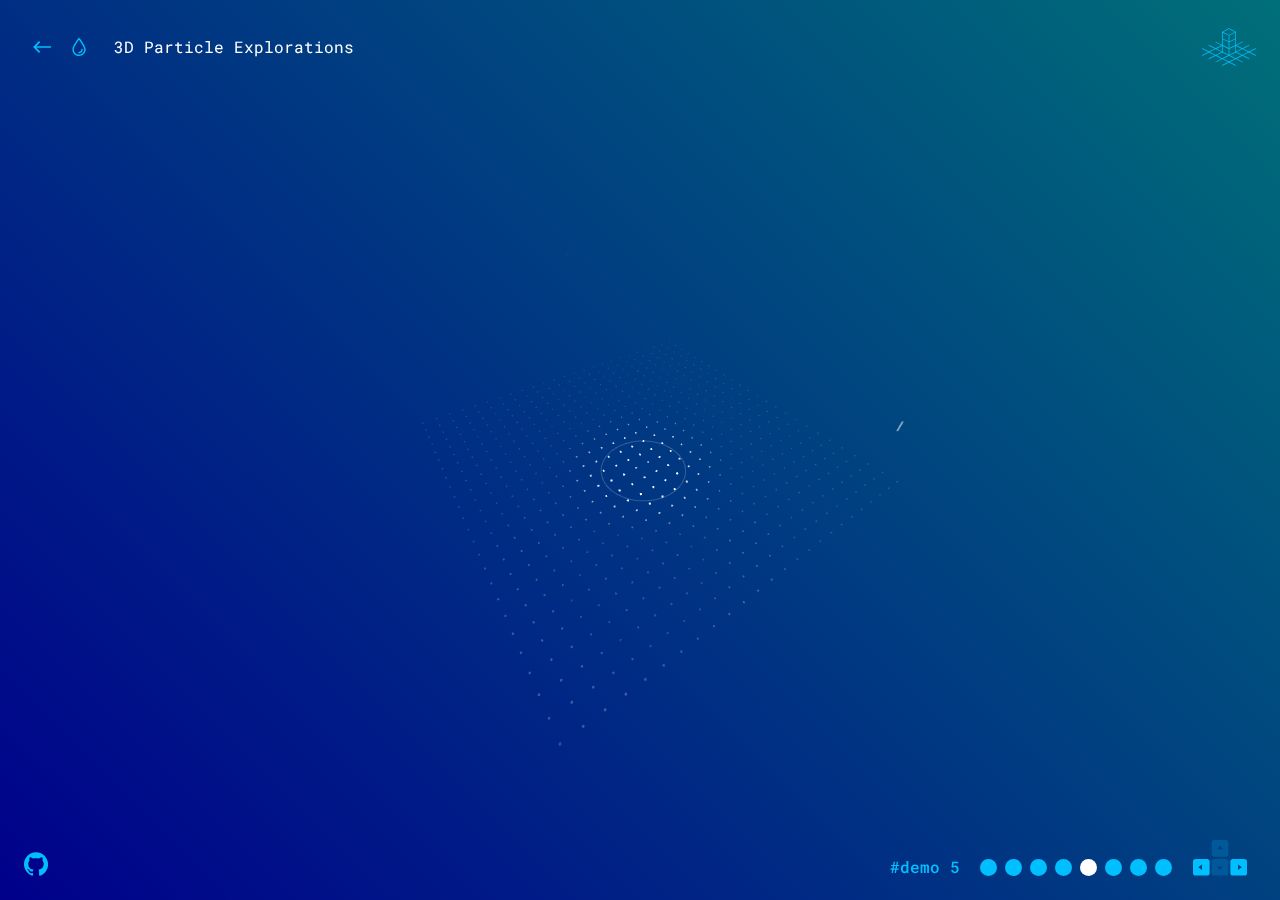
<file: 0.r3/3d-particle-explorations/3d-particle-explorations-master/index5.html>
<!DOCTYPE html>
<html lang="en" class="no-js">
	<head>
		<meta charset="UTF-8" />
		<meta name="viewport" content="width=device-width, initial-scale=1">
		<title>3D Particle Explorations | Demo 5 | Codrops</title>
		<meta name="description" content="An exploration of 3D particle animations using three.js and easing" />
		<meta name="keywords" content="preloader, loader, animation, 3d, particles, three.js, easing, web development" />
		<meta name="author" content="Jack Rugile for Codrops" />
		<link rel="shortcut icon" href="favicon.ico">
		<link href="https://fonts.googleapis.com/css?family=Roboto+Mono:100,400,700" rel="stylesheet">
		<link rel="stylesheet" type="text/css" href="css/base.css" />
		<script>document.documentElement.className="js";var supportsCssVars=function(){var e,t=document.createElement("style");return t.innerHTML="root: { --tmp-var: bold; }",document.head.appendChild(t),e=!!(window.CSS&&window.CSS.supports&&window.CSS.supports("font-weight","var(--tmp-var)")),t.parentNode.removeChild(t),e};supportsCssVars()||alert("Please view this demo in a modern browser that supports CSS Variables.");</script>
	</head>
	<body class="demo-5">
		<svg class="hidden">
			<symbol id="icon-arrow" viewBox="0 0 24 24">
				<title>arrow</title>
				<polygon points="6.3,12.8 20.9,12.8 20.9,11.2 6.3,11.2 10.2,7.2 9,6 3.1,12 9,18 10.2,16.8 "/>
			</symbol>
			<symbol id="icon-drop" viewBox="0 0 24 24">
				<title>drop</title>
				<path d="M12,21c-3.6,0-6.6-3-6.6-6.6C5.4,11,10.8,4,11.4,3.2C11.6,3.1,11.8,3,12,3s0.4,0.1,0.6,0.3c0.6,0.8,6.1,7.8,6.1,11.2C18.6,18.1,15.6,21,12,21zM12,4.8c-1.8,2.4-5.2,7.4-5.2,9.6c0,2.9,2.3,5.2,5.2,5.2s5.2-2.3,5.2-5.2C17.2,12.2,13.8,7.3,12,4.8z"/><path d="M12,18.2c-0.4,0-0.7-0.3-0.7-0.7s0.3-0.7,0.7-0.7c1.3,0,2.4-1.1,2.4-2.4c0-0.4,0.3-0.7,0.7-0.7c0.4,0,0.7,0.3,0.7,0.7C15.8,16.5,14.1,18.2,12,18.2z"/>
			</symbol>
			<symbol id="icon-github" viewBox="0 0 32.6 31.8">
				<title>github</title>
				<path d="M16.3,0C7.3,0,0,7.3,0,16.3c0,7.2,4.7,13.3,11.1,15.5c0.8,0.1,1.1-0.4,1.1-0.8c0-0.4,0-1.4,0-2.8c-4.5,1-5.5-2.2-5.5-2.2c-0.7-1.9-1.8-2.4-1.8-2.4c-1.5-1,0.1-1,0.1-1c1.6,0.1,2.5,1.7,2.5,1.7c1.5,2.5,3.8,1.8,4.7,1.4c0.1-1.1,0.6-1.8,1-2.2c-3.6-0.4-7.4-1.8-7.4-8.1c0-1.8,0.6-3.2,1.7-4.4C7.4,10.7,6.8,9,7.7,6.8c0,0,1.4-0.4,4.5,1.7c1.3-0.4,2.7-0.5,4.1-0.5c1.4,0,2.8,0.2,4.1,0.5c3.1-2.1,4.5-1.7,4.5-1.7c0.9,2.2,0.3,3.9,0.2,4.3c1,1.1,1.7,2.6,1.7,4.4c0,6.3-3.8,7.6-7.4,8c0.6,0.5,1.1,1.5,1.1,3c0,2.2,0,3.9,0,4.5c0,0.4,0.3,0.9,1.1,0.8c6.5-2.2,11.1-8.3,11.1-15.5C32.6,7.3,25.3,0,16.3,0z"/>
			</symbol>
			<symbol id="icon-keyboard" viewBox="0 0 100 70">
				<title>keyboard</title>
				<!-- https://thenounproject.com/term/keyboard/783/ by Paul te Kortschot from the Noun Project -->
				<path d="M 60.94,1.83 39.22,1.83 C 36.71,1.83 34.67,3.86 34.67,6.376 L 34.67,28.1 C 34.67,30.61 36.71,32.65 39.22,32.65 L 60.94,32.65 C 63.45,32.65 65.5,30.61 65.5,28.1 L 65.5,6.376 C 65.5,3.86 63.45,1.83 60.94,1.83 Z M 44.79,18.63 50.08,11.74 55.37,18.63 Z" opacity="0.2"/>
				<path d="M 60.86,36.75 39.14,36.75 C 36.63,36.75 34.59,38.79 34.59,41.3 L 34.59,63.02 C 34.59,65.53 36.63,67.57 39.14,67.57 L 60.86,67.57 C 63.38,67.57 65.41,65.53 65.41,63.02 L 65.41,41.3 C 65.42,38.79 63.38,36.75 60.86,36.75 Z M 50.08,57.45 44.79,50.55 55.37,50.55 Z" opacity="0.2" />
				<path d="M 95.45,36.75 73.73,36.75 C 71.22,36.75 69.18,38.79 69.18,41.3 L 69.18,63.02 C 69.18,65.53 71.22,67.57 73.73,67.57 L 95.45,67.57 C 97.97,67.57 100,65.53 100,63.02 L 100,41.3 C 100,38.79 97.97,36.75 95.45,36.75 Z M 83.4,57.45 83.4,46.86 90.3,52.16 Z" />
				<path d="M 26.27,36.75 4.55,36.75 C 2.037,36.75 0,38.79 0,41.3 L 0,63.02 C 0,65.53 2.037,67.57 4.55,67.57 L 26.27,67.57 C 28.78,67.57 30.82,65.53 30.82,63.02 L 30.82,41.3 C 30.82,38.79 28.78,36.75 26.27,36.75 Z M 16.69,57.45 9.79,52.16 16.69,46.86 Z" />
			</symbol>
			<symbol id="icon-debug" viewBox="0 0 146.001 101">
				<title>Toggle Debug Mode</title>
				<path d="M145.448,72.105L129.237,64l16.211-8.105c0.494-0.247,0.694-0.848,0.447-1.342c-0.247-0.494-0.846-0.694-1.342-0.447
				L127,62.882L111.237,55l16.211-8.105c0.494-0.247,0.694-0.848,0.447-1.342c-0.247-0.494-0.847-0.695-1.342-0.447L109,53.882
				L93.237,46l16.211-8.105c0.494-0.247,0.694-0.848,0.447-1.342s-0.847-0.695-1.342-0.447L92,44.382V28V10
				c0-0.013-0.005-0.024-0.005-0.037c-0.001-0.028-0.008-0.055-0.012-0.083c-0.011-0.093-0.036-0.185-0.074-0.274
				c-0.007-0.017-0.006-0.036-0.014-0.053c-0.005-0.011-0.015-0.017-0.021-0.027c-0.057-0.105-0.128-0.198-0.213-0.273
				c-0.018-0.016-0.04-0.026-0.059-0.04c-0.05-0.038-0.098-0.078-0.155-0.107l-18-9c-0.281-0.141-0.613-0.141-0.895,0l-18,9
				c-0.057,0.029-0.106,0.069-0.155,0.107c-0.019,0.014-0.04,0.024-0.058,0.04c-0.085,0.075-0.156,0.168-0.213,0.273
				c-0.006,0.01-0.016,0.016-0.021,0.027c-0.009,0.017-0.007,0.036-0.014,0.053c-0.039,0.09-0.063,0.182-0.074,0.274
				c-0.003,0.028-0.011,0.055-0.012,0.083C54.005,9.976,54,9.987,54,10v18v16.382l-16.553-8.276c-0.496-0.248-1.095-0.047-1.342,0.447
				c-0.247,0.494-0.047,1.095,0.447,1.342L52.764,46L37,53.882l-17.553-8.776c-0.495-0.248-1.095-0.046-1.342,0.447
				c-0.247,0.494-0.047,1.095,0.447,1.342L34.764,55L19,62.882L1.448,54.105c-0.495-0.247-1.095-0.046-1.342,0.447
				c-0.247,0.494-0.047,1.095,0.447,1.342L16.764,64L0.553,72.105c-0.494,0.247-0.694,0.848-0.447,1.342
				C0.281,73.798,0.634,74,1.001,74c0.15,0,0.303-0.034,0.446-0.105L19,65.118L34.764,73l-16.211,8.105
				c-0.494,0.247-0.694,0.848-0.447,1.342C18.281,82.798,18.634,83,19.001,83c0.15,0,0.303-0.034,0.446-0.105L37,74.118L52.764,82
				l-16.211,8.105c-0.494,0.247-0.694,0.848-0.447,1.342C36.281,91.798,36.634,92,37.001,92c0.15,0,0.303-0.034,0.446-0.105L55,83.118
				L70.764,91l-16.211,8.105c-0.494,0.247-0.694,0.848-0.447,1.342c0.175,0.351,0.528,0.553,0.896,0.553
				c0.15,0,0.303-0.034,0.446-0.105L73,92.118l17.553,8.776c0.144,0.072,0.296,0.105,0.446,0.105c0.367,0,0.72-0.202,0.896-0.553
				c0.247-0.494,0.047-1.095-0.447-1.342L75.237,91L91,83.118l17.553,8.776c0.144,0.072,0.296,0.105,0.446,0.105
				c0.367,0,0.72-0.202,0.896-0.553c0.247-0.494,0.047-1.095-0.447-1.342L93.237,82L109,74.118l17.553,8.776
				c0.144,0.072,0.296,0.105,0.446,0.105c0.367,0,0.72-0.202,0.896-0.553c0.247-0.494,0.047-1.095-0.447-1.342L111.237,73L127,65.118
				l17.553,8.776c0.144,0.072,0.296,0.105,0.446,0.105c0.367,0,0.72-0.202,0.896-0.553C146.142,72.953,145.942,72.353,145.448,72.105z
				 M73,2.118L88.764,10L73,17.882L57.237,10L73,2.118z M56,11.618l0.118,0.059L70.764,19l1.118,0.559L72,19.618v1v14.764l-0.118-0.059
				L57.237,28l-1.118-0.559L56,27.382v-1V11.618z M90,26.382v1l-0.118,0.059L88.764,28L74,35.382V20.618v-1l0.118-0.059L75.237,19
				L90,11.618V26.382z M56,47.618l0.118,0.059L70.764,55l0,0l1.118,0.559L72,55.618v1v14.764l-0.118-0.059L57.237,64l0,0l-1.118-0.559
				L56,63.382v-1V47.618z M75.236,55L75.236,55L90,47.618v14.764v1l-0.118,0.059L88.764,64l0,0L74,71.382V56.618v-1l0.118-0.059
				L75.236,55z M106.764,55L92,62.382V47.618L106.764,55z M90,44.382v1l-0.118,0.059L88.764,46l0,0L74,53.382V38.618v-1l0.118-0.059
				L75.237,37L90,29.618V44.382z M56,29.618l0.118,0.059L70.764,37l1.118,0.559L72,37.618v1v14.764l-0.118-0.059L57.237,46l0,0
				l-1.118-0.559L56,45.382v-1V29.618z M54,62.382L39.237,55L54,47.618V62.382z M21.237,64L37,56.118L52.764,64L37,71.882L21.237,64z
				 M39.237,73L55,65.118L70.764,73L55,80.882L39.237,73z M57.237,82L73,74.118L88.764,82L73,89.882L57.237,82z M75.237,73L91,65.118
				L106.764,73L91,80.882L75.237,73z M93.237,64L109,56.118L124.764,64L109,71.882L93.237,64z"/>
			</symbol>
		</svg>
		<main>
			<div class="content content--fixed">
				<header class="codrops-header">
					<div class="codrops-links">
						<a class="codrops-icon codrops-icon--prev" href="https://tympanus.net/Development/AnimatedStrokes/" title="Previous Demo"><svg class="icon icon--arrow"><use xlink:href="#icon-arrow"></use></svg></a>
						<a class="codrops-icon codrops-icon--drop" href="https://tympanus.net/codrops/?p=33246" title="Back to the article"><svg class="icon icon--drop"><use xlink:href="#icon-drop"></use></svg></a>
					</div>
					<h1 class="codrops-header__title">3D Particle Explorations</h1>
				</header>
				<a class="github" href="https://github.com/jackrugile/3d-particle-explorations" title="Find this project on GitHub"><svg class="icon icon--github"><use xlink:href="#icon-github"></use></svg></a>
				<nav class="demos">
					<svg class="icon icon--keyboard"><use xlink:href="#icon-keyboard"></use></svg>
					<a class="demo" href="index.html"><span>Demo 1</span></a>
					<a class="demo" href="index2.html"><span>Demo 2</span></a>
					<a class="demo" href="index3.html"><span>Demo 3</span></a>
					<a class="demo" href="index4.html"><span>Demo 4</span></a>
					<a class="demo demo--current" href="index5.html"><span>Demo 5</span></a>
					<a class="demo" href="index6.html"><span>Demo 6</span></a>
					<a class="demo" href="index7.html"><span>Demo 7</span></a>
					<a class="demo" href="index8.html"><span>Demo 8</span></a>
				</nav>
				<div class="debug">
					<svg class="icon icon--debug" title="Toggle Debug Mode"><use xlink:href="#icon-debug"></use></svg>
					<div class="timescale-wrap">
						<label class="timescale-label">
							<span class="timescale-title">Timescale:</span>
							<span class="timescale-value">1.0</span>
							<input class="timescale-range" type="range" min="0" max="3" step="0.1" value="1">
						</label>
					</div>
				</div>
			</div>
			<div class="loader"></div>
			<div class="content-outer">
				<div class="content-inner">
					<h1>Relativity</h1>
					<a href="#" class="replay-animation">Replay</a>
				</div>
			</div>
		</main>
		<script src="js/demo.js"></script>
		<script src="js/vendor/three.min.js"></script>
		<script src="js/vendor/OrbitControls.js"></script>
		<script src="js/vendor/fast-simplex-noise.js"></script>
		<script src="dist/js/demo-5/index.bundle.js"></script>
	</body>
</html>
</file>
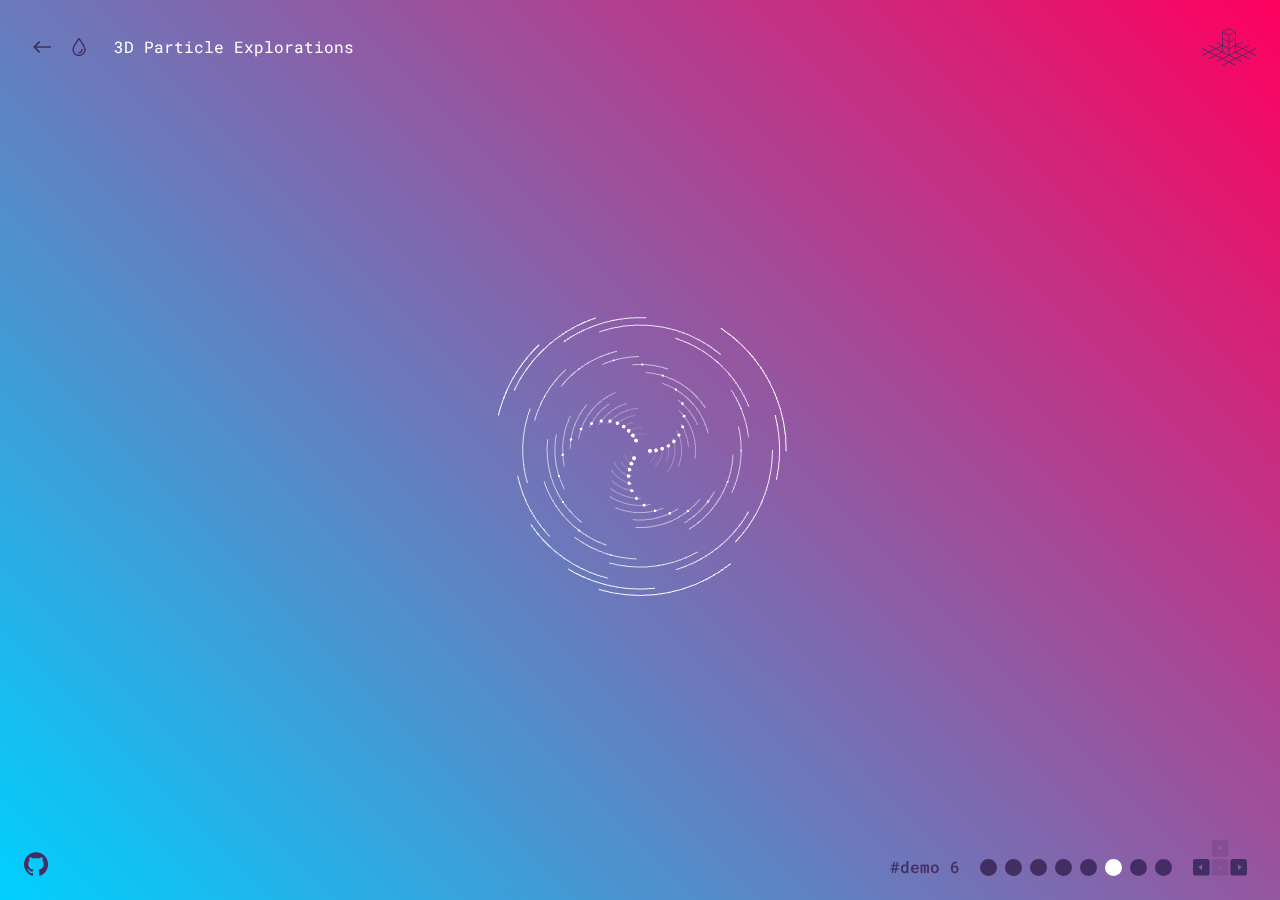
<file: 0.r3/3d-particle-explorations/3d-particle-explorations-master/index6.html>
<!DOCTYPE html>
<html lang="en" class="no-js">
	<head>
		<meta charset="UTF-8" />
		<meta name="viewport" content="width=device-width, initial-scale=1">
		<title>3D Particle Explorations | Demo 6 | Codrops</title>
		<meta name="description" content="An exploration of 3D particle animations using three.js and easing" />
		<meta name="keywords" content="preloader, loader, animation, 3d, particles, three.js, easing, web development" />
		<meta name="author" content="Jack Rugile for Codrops" />
		<link rel="shortcut icon" href="favicon.ico">
		<link href="https://fonts.googleapis.com/css?family=Roboto+Mono:100,400,700" rel="stylesheet">
		<link rel="stylesheet" type="text/css" href="css/base.css" />
		<script>document.documentElement.className="js";var supportsCssVars=function(){var e,t=document.createElement("style");return t.innerHTML="root: { --tmp-var: bold; }",document.head.appendChild(t),e=!!(window.CSS&&window.CSS.supports&&window.CSS.supports("font-weight","var(--tmp-var)")),t.parentNode.removeChild(t),e};supportsCssVars()||alert("Please view this demo in a modern browser that supports CSS Variables.");</script>
	</head>
	<body class="demo-6">
		<svg class="hidden">
			<symbol id="icon-arrow" viewBox="0 0 24 24">
				<title>arrow</title>
				<polygon points="6.3,12.8 20.9,12.8 20.9,11.2 6.3,11.2 10.2,7.2 9,6 3.1,12 9,18 10.2,16.8 "/>
			</symbol>
			<symbol id="icon-drop" viewBox="0 0 24 24">
				<title>drop</title>
				<path d="M12,21c-3.6,0-6.6-3-6.6-6.6C5.4,11,10.8,4,11.4,3.2C11.6,3.1,11.8,3,12,3s0.4,0.1,0.6,0.3c0.6,0.8,6.1,7.8,6.1,11.2C18.6,18.1,15.6,21,12,21zM12,4.8c-1.8,2.4-5.2,7.4-5.2,9.6c0,2.9,2.3,5.2,5.2,5.2s5.2-2.3,5.2-5.2C17.2,12.2,13.8,7.3,12,4.8z"/><path d="M12,18.2c-0.4,0-0.7-0.3-0.7-0.7s0.3-0.7,0.7-0.7c1.3,0,2.4-1.1,2.4-2.4c0-0.4,0.3-0.7,0.7-0.7c0.4,0,0.7,0.3,0.7,0.7C15.8,16.5,14.1,18.2,12,18.2z"/>
			</symbol>
			<symbol id="icon-github" viewBox="0 0 32.6 31.8">
				<title>github</title>
				<path d="M16.3,0C7.3,0,0,7.3,0,16.3c0,7.2,4.7,13.3,11.1,15.5c0.8,0.1,1.1-0.4,1.1-0.8c0-0.4,0-1.4,0-2.8c-4.5,1-5.5-2.2-5.5-2.2c-0.7-1.9-1.8-2.4-1.8-2.4c-1.5-1,0.1-1,0.1-1c1.6,0.1,2.5,1.7,2.5,1.7c1.5,2.5,3.8,1.8,4.7,1.4c0.1-1.1,0.6-1.8,1-2.2c-3.6-0.4-7.4-1.8-7.4-8.1c0-1.8,0.6-3.2,1.7-4.4C7.4,10.7,6.8,9,7.7,6.8c0,0,1.4-0.4,4.5,1.7c1.3-0.4,2.7-0.5,4.1-0.5c1.4,0,2.8,0.2,4.1,0.5c3.1-2.1,4.5-1.7,4.5-1.7c0.9,2.2,0.3,3.9,0.2,4.3c1,1.1,1.7,2.6,1.7,4.4c0,6.3-3.8,7.6-7.4,8c0.6,0.5,1.1,1.5,1.1,3c0,2.2,0,3.9,0,4.5c0,0.4,0.3,0.9,1.1,0.8c6.5-2.2,11.1-8.3,11.1-15.5C32.6,7.3,25.3,0,16.3,0z"/>
			</symbol>
			<symbol id="icon-keyboard" viewBox="0 0 100 70">
				<title>keyboard</title>
				<!-- https://thenounproject.com/term/keyboard/783/ by Paul te Kortschot from the Noun Project -->
				<path d="M 60.94,1.83 39.22,1.83 C 36.71,1.83 34.67,3.86 34.67,6.376 L 34.67,28.1 C 34.67,30.61 36.71,32.65 39.22,32.65 L 60.94,32.65 C 63.45,32.65 65.5,30.61 65.5,28.1 L 65.5,6.376 C 65.5,3.86 63.45,1.83 60.94,1.83 Z M 44.79,18.63 50.08,11.74 55.37,18.63 Z" opacity="0.2"/>
				<path d="M 60.86,36.75 39.14,36.75 C 36.63,36.75 34.59,38.79 34.59,41.3 L 34.59,63.02 C 34.59,65.53 36.63,67.57 39.14,67.57 L 60.86,67.57 C 63.38,67.57 65.41,65.53 65.41,63.02 L 65.41,41.3 C 65.42,38.79 63.38,36.75 60.86,36.75 Z M 50.08,57.45 44.79,50.55 55.37,50.55 Z" opacity="0.2" />
				<path d="M 95.45,36.75 73.73,36.75 C 71.22,36.75 69.18,38.79 69.18,41.3 L 69.18,63.02 C 69.18,65.53 71.22,67.57 73.73,67.57 L 95.45,67.57 C 97.97,67.57 100,65.53 100,63.02 L 100,41.3 C 100,38.79 97.97,36.75 95.45,36.75 Z M 83.4,57.45 83.4,46.86 90.3,52.16 Z" />
				<path d="M 26.27,36.75 4.55,36.75 C 2.037,36.75 0,38.79 0,41.3 L 0,63.02 C 0,65.53 2.037,67.57 4.55,67.57 L 26.27,67.57 C 28.78,67.57 30.82,65.53 30.82,63.02 L 30.82,41.3 C 30.82,38.79 28.78,36.75 26.27,36.75 Z M 16.69,57.45 9.79,52.16 16.69,46.86 Z" />
			</symbol>
			<symbol id="icon-debug" viewBox="0 0 146.001 101">
				<title>Toggle Debug Mode</title>
				<path d="M145.448,72.105L129.237,64l16.211-8.105c0.494-0.247,0.694-0.848,0.447-1.342c-0.247-0.494-0.846-0.694-1.342-0.447
				L127,62.882L111.237,55l16.211-8.105c0.494-0.247,0.694-0.848,0.447-1.342c-0.247-0.494-0.847-0.695-1.342-0.447L109,53.882
				L93.237,46l16.211-8.105c0.494-0.247,0.694-0.848,0.447-1.342s-0.847-0.695-1.342-0.447L92,44.382V28V10
				c0-0.013-0.005-0.024-0.005-0.037c-0.001-0.028-0.008-0.055-0.012-0.083c-0.011-0.093-0.036-0.185-0.074-0.274
				c-0.007-0.017-0.006-0.036-0.014-0.053c-0.005-0.011-0.015-0.017-0.021-0.027c-0.057-0.105-0.128-0.198-0.213-0.273
				c-0.018-0.016-0.04-0.026-0.059-0.04c-0.05-0.038-0.098-0.078-0.155-0.107l-18-9c-0.281-0.141-0.613-0.141-0.895,0l-18,9
				c-0.057,0.029-0.106,0.069-0.155,0.107c-0.019,0.014-0.04,0.024-0.058,0.04c-0.085,0.075-0.156,0.168-0.213,0.273
				c-0.006,0.01-0.016,0.016-0.021,0.027c-0.009,0.017-0.007,0.036-0.014,0.053c-0.039,0.09-0.063,0.182-0.074,0.274
				c-0.003,0.028-0.011,0.055-0.012,0.083C54.005,9.976,54,9.987,54,10v18v16.382l-16.553-8.276c-0.496-0.248-1.095-0.047-1.342,0.447
				c-0.247,0.494-0.047,1.095,0.447,1.342L52.764,46L37,53.882l-17.553-8.776c-0.495-0.248-1.095-0.046-1.342,0.447
				c-0.247,0.494-0.047,1.095,0.447,1.342L34.764,55L19,62.882L1.448,54.105c-0.495-0.247-1.095-0.046-1.342,0.447
				c-0.247,0.494-0.047,1.095,0.447,1.342L16.764,64L0.553,72.105c-0.494,0.247-0.694,0.848-0.447,1.342
				C0.281,73.798,0.634,74,1.001,74c0.15,0,0.303-0.034,0.446-0.105L19,65.118L34.764,73l-16.211,8.105
				c-0.494,0.247-0.694,0.848-0.447,1.342C18.281,82.798,18.634,83,19.001,83c0.15,0,0.303-0.034,0.446-0.105L37,74.118L52.764,82
				l-16.211,8.105c-0.494,0.247-0.694,0.848-0.447,1.342C36.281,91.798,36.634,92,37.001,92c0.15,0,0.303-0.034,0.446-0.105L55,83.118
				L70.764,91l-16.211,8.105c-0.494,0.247-0.694,0.848-0.447,1.342c0.175,0.351,0.528,0.553,0.896,0.553
				c0.15,0,0.303-0.034,0.446-0.105L73,92.118l17.553,8.776c0.144,0.072,0.296,0.105,0.446,0.105c0.367,0,0.72-0.202,0.896-0.553
				c0.247-0.494,0.047-1.095-0.447-1.342L75.237,91L91,83.118l17.553,8.776c0.144,0.072,0.296,0.105,0.446,0.105
				c0.367,0,0.72-0.202,0.896-0.553c0.247-0.494,0.047-1.095-0.447-1.342L93.237,82L109,74.118l17.553,8.776
				c0.144,0.072,0.296,0.105,0.446,0.105c0.367,0,0.72-0.202,0.896-0.553c0.247-0.494,0.047-1.095-0.447-1.342L111.237,73L127,65.118
				l17.553,8.776c0.144,0.072,0.296,0.105,0.446,0.105c0.367,0,0.72-0.202,0.896-0.553C146.142,72.953,145.942,72.353,145.448,72.105z
				 M73,2.118L88.764,10L73,17.882L57.237,10L73,2.118z M56,11.618l0.118,0.059L70.764,19l1.118,0.559L72,19.618v1v14.764l-0.118-0.059
				L57.237,28l-1.118-0.559L56,27.382v-1V11.618z M90,26.382v1l-0.118,0.059L88.764,28L74,35.382V20.618v-1l0.118-0.059L75.237,19
				L90,11.618V26.382z M56,47.618l0.118,0.059L70.764,55l0,0l1.118,0.559L72,55.618v1v14.764l-0.118-0.059L57.237,64l0,0l-1.118-0.559
				L56,63.382v-1V47.618z M75.236,55L75.236,55L90,47.618v14.764v1l-0.118,0.059L88.764,64l0,0L74,71.382V56.618v-1l0.118-0.059
				L75.236,55z M106.764,55L92,62.382V47.618L106.764,55z M90,44.382v1l-0.118,0.059L88.764,46l0,0L74,53.382V38.618v-1l0.118-0.059
				L75.237,37L90,29.618V44.382z M56,29.618l0.118,0.059L70.764,37l1.118,0.559L72,37.618v1v14.764l-0.118-0.059L57.237,46l0,0
				l-1.118-0.559L56,45.382v-1V29.618z M54,62.382L39.237,55L54,47.618V62.382z M21.237,64L37,56.118L52.764,64L37,71.882L21.237,64z
				 M39.237,73L55,65.118L70.764,73L55,80.882L39.237,73z M57.237,82L73,74.118L88.764,82L73,89.882L57.237,82z M75.237,73L91,65.118
				L106.764,73L91,80.882L75.237,73z M93.237,64L109,56.118L124.764,64L109,71.882L93.237,64z"/>
			</symbol>
		</svg>
		<main>
			<div class="content content--fixed">
				<header class="codrops-header">
					<div class="codrops-links">
						<a class="codrops-icon codrops-icon--prev" href="https://tympanus.net/Development/AnimatedStrokes/" title="Previous Demo"><svg class="icon icon--arrow"><use xlink:href="#icon-arrow"></use></svg></a>
						<a class="codrops-icon codrops-icon--drop" href="https://tympanus.net/codrops/?p=33246" title="Back to the article"><svg class="icon icon--drop"><use xlink:href="#icon-drop"></use></svg></a>
					</div>
					<h1 class="codrops-header__title">3D Particle Explorations</h1>
				</header>
				<a class="github" href="https://github.com/jackrugile/3d-particle-explorations" title="Find this project on GitHub"><svg class="icon icon--github"><use xlink:href="#icon-github"></use></svg></a>
				<nav class="demos">
					<svg class="icon icon--keyboard"><use xlink:href="#icon-keyboard"></use></svg>
					<a class="demo" href="index.html"><span>Demo 1</span></a>
					<a class="demo" href="index2.html"><span>Demo 2</span></a>
					<a class="demo" href="index3.html"><span>Demo 3</span></a>
					<a class="demo" href="index4.html"><span>Demo 4</span></a>
					<a class="demo" href="index5.html"><span>Demo 5</span></a>
					<a class="demo demo--current" href="index6.html"><span>Demo 6</span></a>
					<a class="demo" href="index7.html"><span>Demo 7</span></a>
					<a class="demo" href="index8.html"><span>Demo 8</span></a>
				</nav>
				<div class="debug">
					<svg class="icon icon--debug" title="Toggle Debug Mode"><use xlink:href="#icon-debug"></use></svg>
					<div class="timescale-wrap">
						<label class="timescale-label">
							<span class="timescale-title">Timescale:</span>
							<span class="timescale-value">1.0</span>
							<input class="timescale-range" type="range" min="0" max="3" step="0.1" value="1">
						</label>
					</div>
				</div>
			</div>
			<div class="loader"></div>
			<div class="content-outer">
				<div class="content-inner">
					<h1>Interference</h1>
					<a href="#" class="replay-animation">Replay</a>
				</div>
			</div>
		</main>
		<script src="js/demo.js"></script>
		<script src="js/vendor/three.min.js"></script>
		<script src="js/vendor/OrbitControls.js"></script>
		<script src="js/vendor/fast-simplex-noise.js"></script>
		<script src="dist/js/demo-6/index.bundle.js"></script>
	</body>
</html>
</file>
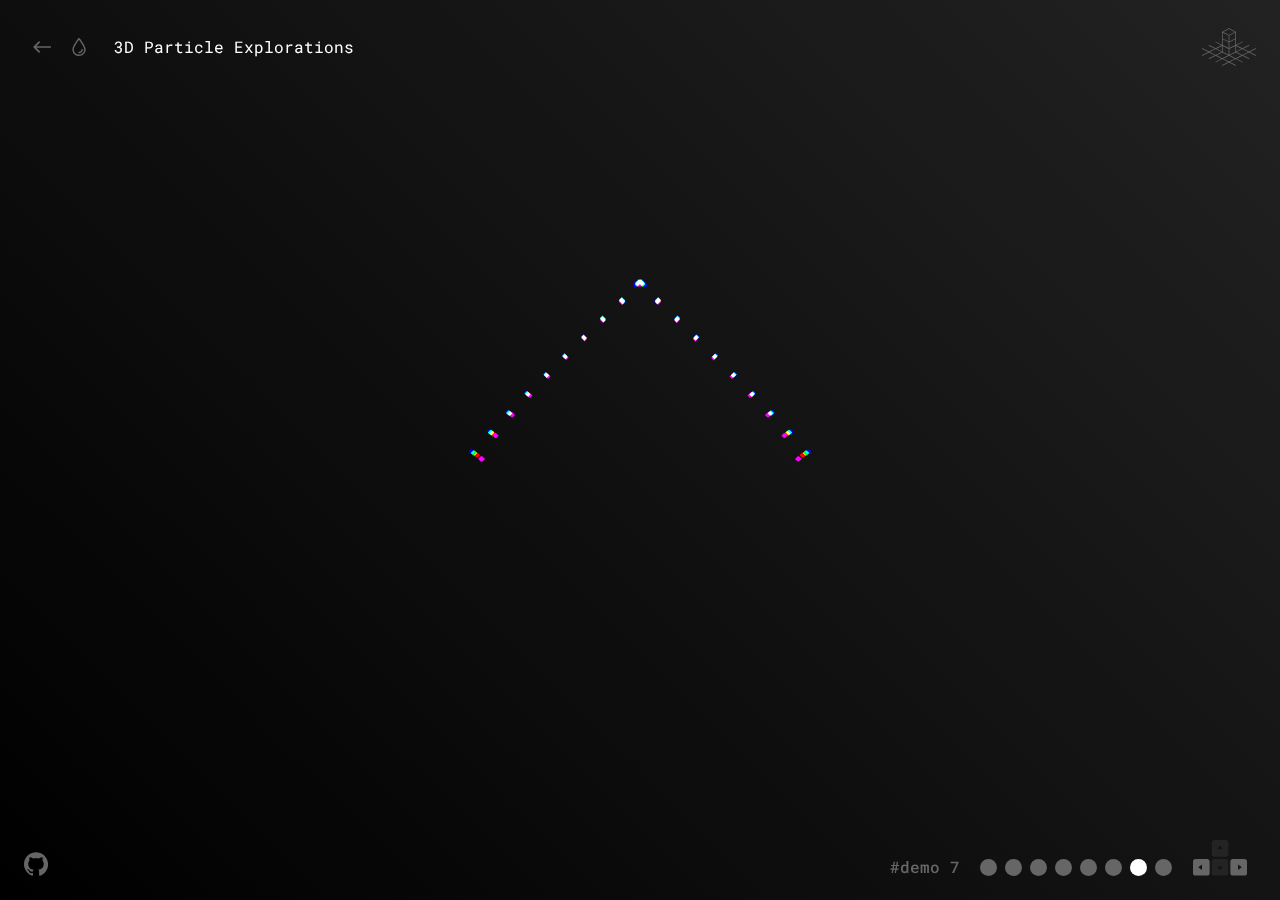
<file: 0.r3/3d-particle-explorations/3d-particle-explorations-master/index7.html>
<!DOCTYPE html>
<html lang="en" class="no-js">
	<head>
		<meta charset="UTF-8" />
		<meta name="viewport" content="width=device-width, initial-scale=1">
		<title>3D Particle Explorations | Demo 7 | Codrops</title>
		<meta name="description" content="An exploration of 3D particle animations using three.js and easing" />
		<meta name="keywords" content="preloader, loader, animation, 3d, particles, three.js, easing, web development" />
		<meta name="author" content="Jack Rugile for Codrops" />
		<link rel="shortcut icon" href="favicon.ico">
		<link href="https://fonts.googleapis.com/css?family=Roboto+Mono:100,400,700" rel="stylesheet">
		<link rel="stylesheet" type="text/css" href="css/base.css" />
		<script>document.documentElement.className="js";var supportsCssVars=function(){var e,t=document.createElement("style");return t.innerHTML="root: { --tmp-var: bold; }",document.head.appendChild(t),e=!!(window.CSS&&window.CSS.supports&&window.CSS.supports("font-weight","var(--tmp-var)")),t.parentNode.removeChild(t),e};supportsCssVars()||alert("Please view this demo in a modern browser that supports CSS Variables.");</script>
	</head>
	<body class="demo-7">
		<svg class="hidden">
			<symbol id="icon-arrow" viewBox="0 0 24 24">
				<title>arrow</title>
				<polygon points="6.3,12.8 20.9,12.8 20.9,11.2 6.3,11.2 10.2,7.2 9,6 3.1,12 9,18 10.2,16.8 "/>
			</symbol>
			<symbol id="icon-drop" viewBox="0 0 24 24">
				<title>drop</title>
				<path d="M12,21c-3.6,0-6.6-3-6.6-6.6C5.4,11,10.8,4,11.4,3.2C11.6,3.1,11.8,3,12,3s0.4,0.1,0.6,0.3c0.6,0.8,6.1,7.8,6.1,11.2C18.6,18.1,15.6,21,12,21zM12,4.8c-1.8,2.4-5.2,7.4-5.2,9.6c0,2.9,2.3,5.2,5.2,5.2s5.2-2.3,5.2-5.2C17.2,12.2,13.8,7.3,12,4.8z"/><path d="M12,18.2c-0.4,0-0.7-0.3-0.7-0.7s0.3-0.7,0.7-0.7c1.3,0,2.4-1.1,2.4-2.4c0-0.4,0.3-0.7,0.7-0.7c0.4,0,0.7,0.3,0.7,0.7C15.8,16.5,14.1,18.2,12,18.2z"/>
			</symbol>
			<symbol id="icon-github" viewBox="0 0 32.6 31.8">
				<title>github</title>
				<path d="M16.3,0C7.3,0,0,7.3,0,16.3c0,7.2,4.7,13.3,11.1,15.5c0.8,0.1,1.1-0.4,1.1-0.8c0-0.4,0-1.4,0-2.8c-4.5,1-5.5-2.2-5.5-2.2c-0.7-1.9-1.8-2.4-1.8-2.4c-1.5-1,0.1-1,0.1-1c1.6,0.1,2.5,1.7,2.5,1.7c1.5,2.5,3.8,1.8,4.7,1.4c0.1-1.1,0.6-1.8,1-2.2c-3.6-0.4-7.4-1.8-7.4-8.1c0-1.8,0.6-3.2,1.7-4.4C7.4,10.7,6.8,9,7.7,6.8c0,0,1.4-0.4,4.5,1.7c1.3-0.4,2.7-0.5,4.1-0.5c1.4,0,2.8,0.2,4.1,0.5c3.1-2.1,4.5-1.7,4.5-1.7c0.9,2.2,0.3,3.9,0.2,4.3c1,1.1,1.7,2.6,1.7,4.4c0,6.3-3.8,7.6-7.4,8c0.6,0.5,1.1,1.5,1.1,3c0,2.2,0,3.9,0,4.5c0,0.4,0.3,0.9,1.1,0.8c6.5-2.2,11.1-8.3,11.1-15.5C32.6,7.3,25.3,0,16.3,0z"/>
			</symbol>
			<symbol id="icon-keyboard" viewBox="0 0 100 70">
				<title>keyboard</title>
				<!-- https://thenounproject.com/term/keyboard/783/ by Paul te Kortschot from the Noun Project -->
				<path d="M 60.94,1.83 39.22,1.83 C 36.71,1.83 34.67,3.86 34.67,6.376 L 34.67,28.1 C 34.67,30.61 36.71,32.65 39.22,32.65 L 60.94,32.65 C 63.45,32.65 65.5,30.61 65.5,28.1 L 65.5,6.376 C 65.5,3.86 63.45,1.83 60.94,1.83 Z M 44.79,18.63 50.08,11.74 55.37,18.63 Z" opacity="0.2"/>
				<path d="M 60.86,36.75 39.14,36.75 C 36.63,36.75 34.59,38.79 34.59,41.3 L 34.59,63.02 C 34.59,65.53 36.63,67.57 39.14,67.57 L 60.86,67.57 C 63.38,67.57 65.41,65.53 65.41,63.02 L 65.41,41.3 C 65.42,38.79 63.38,36.75 60.86,36.75 Z M 50.08,57.45 44.79,50.55 55.37,50.55 Z" opacity="0.2" />
				<path d="M 95.45,36.75 73.73,36.75 C 71.22,36.75 69.18,38.79 69.18,41.3 L 69.18,63.02 C 69.18,65.53 71.22,67.57 73.73,67.57 L 95.45,67.57 C 97.97,67.57 100,65.53 100,63.02 L 100,41.3 C 100,38.79 97.97,36.75 95.45,36.75 Z M 83.4,57.45 83.4,46.86 90.3,52.16 Z" />
				<path d="M 26.27,36.75 4.55,36.75 C 2.037,36.75 0,38.79 0,41.3 L 0,63.02 C 0,65.53 2.037,67.57 4.55,67.57 L 26.27,67.57 C 28.78,67.57 30.82,65.53 30.82,63.02 L 30.82,41.3 C 30.82,38.79 28.78,36.75 26.27,36.75 Z M 16.69,57.45 9.79,52.16 16.69,46.86 Z" />
			</symbol>
			<symbol id="icon-debug" viewBox="0 0 146.001 101">
				<title>Toggle Debug Mode</title>
				<path d="M145.448,72.105L129.237,64l16.211-8.105c0.494-0.247,0.694-0.848,0.447-1.342c-0.247-0.494-0.846-0.694-1.342-0.447
				L127,62.882L111.237,55l16.211-8.105c0.494-0.247,0.694-0.848,0.447-1.342c-0.247-0.494-0.847-0.695-1.342-0.447L109,53.882
				L93.237,46l16.211-8.105c0.494-0.247,0.694-0.848,0.447-1.342s-0.847-0.695-1.342-0.447L92,44.382V28V10
				c0-0.013-0.005-0.024-0.005-0.037c-0.001-0.028-0.008-0.055-0.012-0.083c-0.011-0.093-0.036-0.185-0.074-0.274
				c-0.007-0.017-0.006-0.036-0.014-0.053c-0.005-0.011-0.015-0.017-0.021-0.027c-0.057-0.105-0.128-0.198-0.213-0.273
				c-0.018-0.016-0.04-0.026-0.059-0.04c-0.05-0.038-0.098-0.078-0.155-0.107l-18-9c-0.281-0.141-0.613-0.141-0.895,0l-18,9
				c-0.057,0.029-0.106,0.069-0.155,0.107c-0.019,0.014-0.04,0.024-0.058,0.04c-0.085,0.075-0.156,0.168-0.213,0.273
				c-0.006,0.01-0.016,0.016-0.021,0.027c-0.009,0.017-0.007,0.036-0.014,0.053c-0.039,0.09-0.063,0.182-0.074,0.274
				c-0.003,0.028-0.011,0.055-0.012,0.083C54.005,9.976,54,9.987,54,10v18v16.382l-16.553-8.276c-0.496-0.248-1.095-0.047-1.342,0.447
				c-0.247,0.494-0.047,1.095,0.447,1.342L52.764,46L37,53.882l-17.553-8.776c-0.495-0.248-1.095-0.046-1.342,0.447
				c-0.247,0.494-0.047,1.095,0.447,1.342L34.764,55L19,62.882L1.448,54.105c-0.495-0.247-1.095-0.046-1.342,0.447
				c-0.247,0.494-0.047,1.095,0.447,1.342L16.764,64L0.553,72.105c-0.494,0.247-0.694,0.848-0.447,1.342
				C0.281,73.798,0.634,74,1.001,74c0.15,0,0.303-0.034,0.446-0.105L19,65.118L34.764,73l-16.211,8.105
				c-0.494,0.247-0.694,0.848-0.447,1.342C18.281,82.798,18.634,83,19.001,83c0.15,0,0.303-0.034,0.446-0.105L37,74.118L52.764,82
				l-16.211,8.105c-0.494,0.247-0.694,0.848-0.447,1.342C36.281,91.798,36.634,92,37.001,92c0.15,0,0.303-0.034,0.446-0.105L55,83.118
				L70.764,91l-16.211,8.105c-0.494,0.247-0.694,0.848-0.447,1.342c0.175,0.351,0.528,0.553,0.896,0.553
				c0.15,0,0.303-0.034,0.446-0.105L73,92.118l17.553,8.776c0.144,0.072,0.296,0.105,0.446,0.105c0.367,0,0.72-0.202,0.896-0.553
				c0.247-0.494,0.047-1.095-0.447-1.342L75.237,91L91,83.118l17.553,8.776c0.144,0.072,0.296,0.105,0.446,0.105
				c0.367,0,0.72-0.202,0.896-0.553c0.247-0.494,0.047-1.095-0.447-1.342L93.237,82L109,74.118l17.553,8.776
				c0.144,0.072,0.296,0.105,0.446,0.105c0.367,0,0.72-0.202,0.896-0.553c0.247-0.494,0.047-1.095-0.447-1.342L111.237,73L127,65.118
				l17.553,8.776c0.144,0.072,0.296,0.105,0.446,0.105c0.367,0,0.72-0.202,0.896-0.553C146.142,72.953,145.942,72.353,145.448,72.105z
				 M73,2.118L88.764,10L73,17.882L57.237,10L73,2.118z M56,11.618l0.118,0.059L70.764,19l1.118,0.559L72,19.618v1v14.764l-0.118-0.059
				L57.237,28l-1.118-0.559L56,27.382v-1V11.618z M90,26.382v1l-0.118,0.059L88.764,28L74,35.382V20.618v-1l0.118-0.059L75.237,19
				L90,11.618V26.382z M56,47.618l0.118,0.059L70.764,55l0,0l1.118,0.559L72,55.618v1v14.764l-0.118-0.059L57.237,64l0,0l-1.118-0.559
				L56,63.382v-1V47.618z M75.236,55L75.236,55L90,47.618v14.764v1l-0.118,0.059L88.764,64l0,0L74,71.382V56.618v-1l0.118-0.059
				L75.236,55z M106.764,55L92,62.382V47.618L106.764,55z M90,44.382v1l-0.118,0.059L88.764,46l0,0L74,53.382V38.618v-1l0.118-0.059
				L75.237,37L90,29.618V44.382z M56,29.618l0.118,0.059L70.764,37l1.118,0.559L72,37.618v1v14.764l-0.118-0.059L57.237,46l0,0
				l-1.118-0.559L56,45.382v-1V29.618z M54,62.382L39.237,55L54,47.618V62.382z M21.237,64L37,56.118L52.764,64L37,71.882L21.237,64z
				 M39.237,73L55,65.118L70.764,73L55,80.882L39.237,73z M57.237,82L73,74.118L88.764,82L73,89.882L57.237,82z M75.237,73L91,65.118
				L106.764,73L91,80.882L75.237,73z M93.237,64L109,56.118L124.764,64L109,71.882L93.237,64z"/>
			</symbol>
		</svg>
		<main>
			<div class="content content--fixed">
				<header class="codrops-header">
					<div class="codrops-links">
						<a class="codrops-icon codrops-icon--prev" href="https://tympanus.net/Development/AnimatedStrokes/" title="Previous Demo"><svg class="icon icon--arrow"><use xlink:href="#icon-arrow"></use></svg></a>
						<a class="codrops-icon codrops-icon--drop" href="https://tympanus.net/codrops/?p=33246" title="Back to the article"><svg class="icon icon--drop"><use xlink:href="#icon-drop"></use></svg></a>
					</div>
					<h1 class="codrops-header__title">3D Particle Explorations</h1>
				</header>
				<a class="github" href="https://github.com/jackrugile/3d-particle-explorations" title="Find this project on GitHub"><svg class="icon icon--github"><use xlink:href="#icon-github"></use></svg></a>
				<nav class="demos">
					<svg class="icon icon--keyboard"><use xlink:href="#icon-keyboard"></use></svg>
					<a class="demo" href="index.html"><span>Demo 1</span></a>
					<a class="demo" href="index2.html"><span>Demo 2</span></a>
					<a class="demo" href="index3.html"><span>Demo 3</span></a>
					<a class="demo" href="index4.html"><span>Demo 4</span></a>
					<a class="demo" href="index5.html"><span>Demo 5</span></a>
					<a class="demo" href="index6.html"><span>Demo 6</span></a>
					<a class="demo demo--current" href="index7.html"><span>Demo 7</span></a>
					<a class="demo" href="index8.html"><span>Demo 8</span></a>
				</nav>
				<div class="debug">
					<svg class="icon icon--debug" title="Toggle Debug Mode"><use xlink:href="#icon-debug"></use></svg>
					<div class="timescale-wrap">
						<label class="timescale-label">
							<span class="timescale-title">Timescale:</span>
							<span class="timescale-value">1.0</span>
							<input class="timescale-range" type="range" min="0" max="3" step="0.1" value="1">
						</label>
					</div>
				</div>
			</div>
			<div class="loader"></div>
			<div class="content-outer">
				<div class="content-inner">
					<h1>Equivalence</h1>
					<a href="#" class="replay-animation">Replay</a>
				</div>
			</div>
		</main>
		<script src="js/demo.js"></script>
		<script src="js/vendor/three.min.js"></script>
		<script src="js/vendor/OrbitControls.js"></script>
		<script src="js/vendor/fast-simplex-noise.js"></script>
		<script src="dist/js/demo-7/index.bundle.js"></script>
	</body>
</html>
</file>
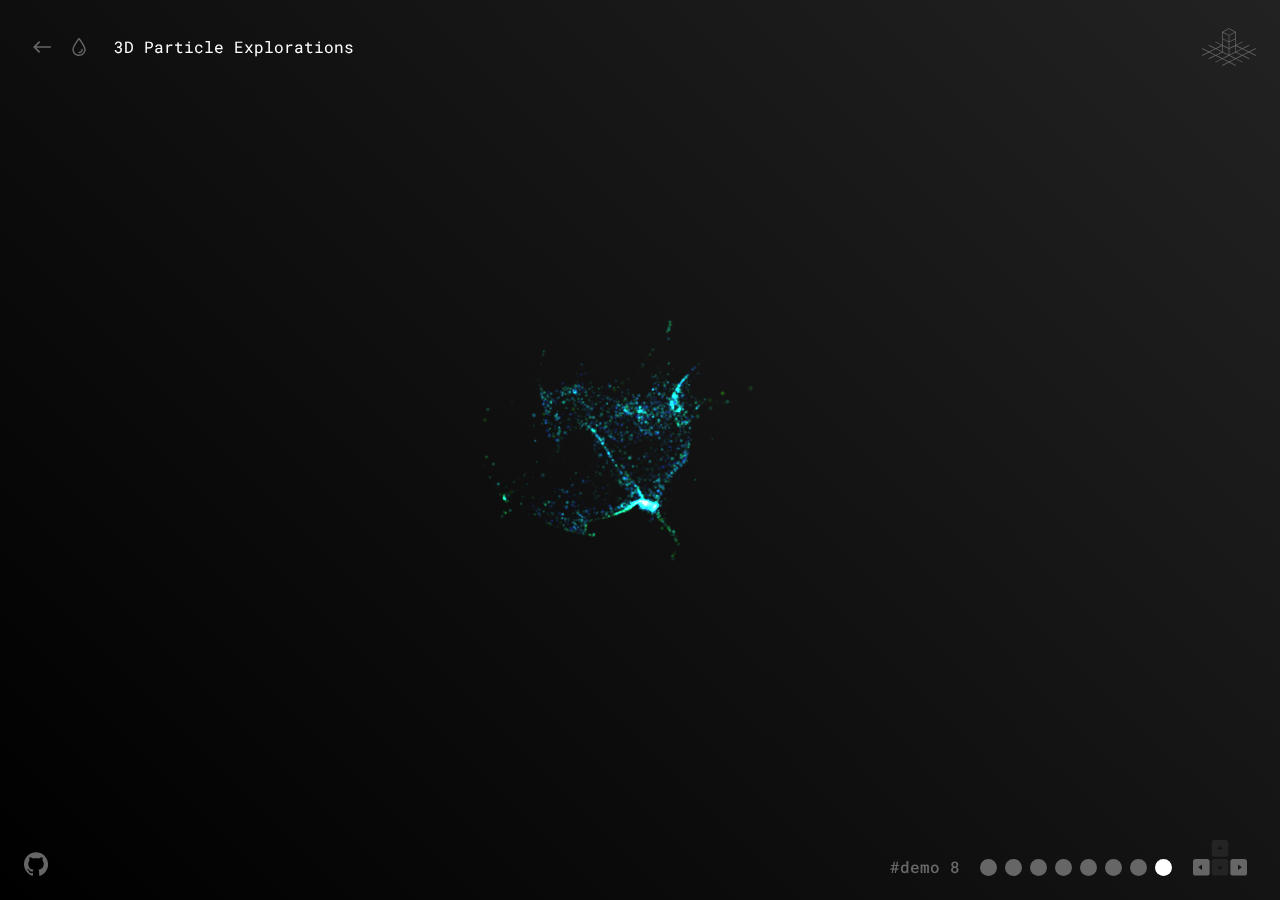
<file: 0.r3/3d-particle-explorations/3d-particle-explorations-master/index8.html>
<!DOCTYPE html>
<html lang="en" class="no-js">
	<head>
		<meta charset="UTF-8" />
		<meta name="viewport" content="width=device-width, initial-scale=1">
		<title>3D Particle Explorations | Demo 8 | Codrops</title>
		<meta name="description" content="An exploration of 3D particle animations using three.js and easing" />
		<meta name="keywords" content="preloader, loader, animation, 3d, particles, three.js, easing, web development" />
		<meta name="author" content="Jack Rugile for Codrops" />
		<link rel="shortcut icon" href="favicon.ico">
		<link href="https://fonts.googleapis.com/css?family=Roboto+Mono:100,400,700" rel="stylesheet">
		<link rel="stylesheet" type="text/css" href="css/base.css" />
		<script>document.documentElement.className="js";var supportsCssVars=function(){var e,t=document.createElement("style");return t.innerHTML="root: { --tmp-var: bold; }",document.head.appendChild(t),e=!!(window.CSS&&window.CSS.supports&&window.CSS.supports("font-weight","var(--tmp-var)")),t.parentNode.removeChild(t),e};supportsCssVars()||alert("Please view this demo in a modern browser that supports CSS Variables.");</script>
	</head>
	<body class="demo-8">
		<svg class="hidden">
			<symbol id="icon-arrow" viewBox="0 0 24 24">
				<title>arrow</title>
				<polygon points="6.3,12.8 20.9,12.8 20.9,11.2 6.3,11.2 10.2,7.2 9,6 3.1,12 9,18 10.2,16.8 "/>
			</symbol>
			<symbol id="icon-drop" viewBox="0 0 24 24">
				<title>drop</title>
				<path d="M12,21c-3.6,0-6.6-3-6.6-6.6C5.4,11,10.8,4,11.4,3.2C11.6,3.1,11.8,3,12,3s0.4,0.1,0.6,0.3c0.6,0.8,6.1,7.8,6.1,11.2C18.6,18.1,15.6,21,12,21zM12,4.8c-1.8,2.4-5.2,7.4-5.2,9.6c0,2.9,2.3,5.2,5.2,5.2s5.2-2.3,5.2-5.2C17.2,12.2,13.8,7.3,12,4.8z"/><path d="M12,18.2c-0.4,0-0.7-0.3-0.7-0.7s0.3-0.7,0.7-0.7c1.3,0,2.4-1.1,2.4-2.4c0-0.4,0.3-0.7,0.7-0.7c0.4,0,0.7,0.3,0.7,0.7C15.8,16.5,14.1,18.2,12,18.2z"/>
			</symbol>
			<symbol id="icon-github" viewBox="0 0 32.6 31.8">
				<title>github</title>
				<path d="M16.3,0C7.3,0,0,7.3,0,16.3c0,7.2,4.7,13.3,11.1,15.5c0.8,0.1,1.1-0.4,1.1-0.8c0-0.4,0-1.4,0-2.8c-4.5,1-5.5-2.2-5.5-2.2c-0.7-1.9-1.8-2.4-1.8-2.4c-1.5-1,0.1-1,0.1-1c1.6,0.1,2.5,1.7,2.5,1.7c1.5,2.5,3.8,1.8,4.7,1.4c0.1-1.1,0.6-1.8,1-2.2c-3.6-0.4-7.4-1.8-7.4-8.1c0-1.8,0.6-3.2,1.7-4.4C7.4,10.7,6.8,9,7.7,6.8c0,0,1.4-0.4,4.5,1.7c1.3-0.4,2.7-0.5,4.1-0.5c1.4,0,2.8,0.2,4.1,0.5c3.1-2.1,4.5-1.7,4.5-1.7c0.9,2.2,0.3,3.9,0.2,4.3c1,1.1,1.7,2.6,1.7,4.4c0,6.3-3.8,7.6-7.4,8c0.6,0.5,1.1,1.5,1.1,3c0,2.2,0,3.9,0,4.5c0,0.4,0.3,0.9,1.1,0.8c6.5-2.2,11.1-8.3,11.1-15.5C32.6,7.3,25.3,0,16.3,0z"/>
			</symbol>
			<symbol id="icon-keyboard" viewBox="0 0 100 70">
				<title>keyboard</title>
				<!-- https://thenounproject.com/term/keyboard/783/ by Paul te Kortschot from the Noun Project -->
				<path d="M 60.94,1.83 39.22,1.83 C 36.71,1.83 34.67,3.86 34.67,6.376 L 34.67,28.1 C 34.67,30.61 36.71,32.65 39.22,32.65 L 60.94,32.65 C 63.45,32.65 65.5,30.61 65.5,28.1 L 65.5,6.376 C 65.5,3.86 63.45,1.83 60.94,1.83 Z M 44.79,18.63 50.08,11.74 55.37,18.63 Z" opacity="0.2"/>
				<path d="M 60.86,36.75 39.14,36.75 C 36.63,36.75 34.59,38.79 34.59,41.3 L 34.59,63.02 C 34.59,65.53 36.63,67.57 39.14,67.57 L 60.86,67.57 C 63.38,67.57 65.41,65.53 65.41,63.02 L 65.41,41.3 C 65.42,38.79 63.38,36.75 60.86,36.75 Z M 50.08,57.45 44.79,50.55 55.37,50.55 Z" opacity="0.2" />
				<path d="M 95.45,36.75 73.73,36.75 C 71.22,36.75 69.18,38.79 69.18,41.3 L 69.18,63.02 C 69.18,65.53 71.22,67.57 73.73,67.57 L 95.45,67.57 C 97.97,67.57 100,65.53 100,63.02 L 100,41.3 C 100,38.79 97.97,36.75 95.45,36.75 Z M 83.4,57.45 83.4,46.86 90.3,52.16 Z" />
				<path d="M 26.27,36.75 4.55,36.75 C 2.037,36.75 0,38.79 0,41.3 L 0,63.02 C 0,65.53 2.037,67.57 4.55,67.57 L 26.27,67.57 C 28.78,67.57 30.82,65.53 30.82,63.02 L 30.82,41.3 C 30.82,38.79 28.78,36.75 26.27,36.75 Z M 16.69,57.45 9.79,52.16 16.69,46.86 Z" />
			</symbol>
			<symbol id="icon-debug" viewBox="0 0 146.001 101">
				<title>Toggle Debug Mode</title>
				<path d="M145.448,72.105L129.237,64l16.211-8.105c0.494-0.247,0.694-0.848,0.447-1.342c-0.247-0.494-0.846-0.694-1.342-0.447
				L127,62.882L111.237,55l16.211-8.105c0.494-0.247,0.694-0.848,0.447-1.342c-0.247-0.494-0.847-0.695-1.342-0.447L109,53.882
				L93.237,46l16.211-8.105c0.494-0.247,0.694-0.848,0.447-1.342s-0.847-0.695-1.342-0.447L92,44.382V28V10
				c0-0.013-0.005-0.024-0.005-0.037c-0.001-0.028-0.008-0.055-0.012-0.083c-0.011-0.093-0.036-0.185-0.074-0.274
				c-0.007-0.017-0.006-0.036-0.014-0.053c-0.005-0.011-0.015-0.017-0.021-0.027c-0.057-0.105-0.128-0.198-0.213-0.273
				c-0.018-0.016-0.04-0.026-0.059-0.04c-0.05-0.038-0.098-0.078-0.155-0.107l-18-9c-0.281-0.141-0.613-0.141-0.895,0l-18,9
				c-0.057,0.029-0.106,0.069-0.155,0.107c-0.019,0.014-0.04,0.024-0.058,0.04c-0.085,0.075-0.156,0.168-0.213,0.273
				c-0.006,0.01-0.016,0.016-0.021,0.027c-0.009,0.017-0.007,0.036-0.014,0.053c-0.039,0.09-0.063,0.182-0.074,0.274
				c-0.003,0.028-0.011,0.055-0.012,0.083C54.005,9.976,54,9.987,54,10v18v16.382l-16.553-8.276c-0.496-0.248-1.095-0.047-1.342,0.447
				c-0.247,0.494-0.047,1.095,0.447,1.342L52.764,46L37,53.882l-17.553-8.776c-0.495-0.248-1.095-0.046-1.342,0.447
				c-0.247,0.494-0.047,1.095,0.447,1.342L34.764,55L19,62.882L1.448,54.105c-0.495-0.247-1.095-0.046-1.342,0.447
				c-0.247,0.494-0.047,1.095,0.447,1.342L16.764,64L0.553,72.105c-0.494,0.247-0.694,0.848-0.447,1.342
				C0.281,73.798,0.634,74,1.001,74c0.15,0,0.303-0.034,0.446-0.105L19,65.118L34.764,73l-16.211,8.105
				c-0.494,0.247-0.694,0.848-0.447,1.342C18.281,82.798,18.634,83,19.001,83c0.15,0,0.303-0.034,0.446-0.105L37,74.118L52.764,82
				l-16.211,8.105c-0.494,0.247-0.694,0.848-0.447,1.342C36.281,91.798,36.634,92,37.001,92c0.15,0,0.303-0.034,0.446-0.105L55,83.118
				L70.764,91l-16.211,8.105c-0.494,0.247-0.694,0.848-0.447,1.342c0.175,0.351,0.528,0.553,0.896,0.553
				c0.15,0,0.303-0.034,0.446-0.105L73,92.118l17.553,8.776c0.144,0.072,0.296,0.105,0.446,0.105c0.367,0,0.72-0.202,0.896-0.553
				c0.247-0.494,0.047-1.095-0.447-1.342L75.237,91L91,83.118l17.553,8.776c0.144,0.072,0.296,0.105,0.446,0.105
				c0.367,0,0.72-0.202,0.896-0.553c0.247-0.494,0.047-1.095-0.447-1.342L93.237,82L109,74.118l17.553,8.776
				c0.144,0.072,0.296,0.105,0.446,0.105c0.367,0,0.72-0.202,0.896-0.553c0.247-0.494,0.047-1.095-0.447-1.342L111.237,73L127,65.118
				l17.553,8.776c0.144,0.072,0.296,0.105,0.446,0.105c0.367,0,0.72-0.202,0.896-0.553C146.142,72.953,145.942,72.353,145.448,72.105z
				 M73,2.118L88.764,10L73,17.882L57.237,10L73,2.118z M56,11.618l0.118,0.059L70.764,19l1.118,0.559L72,19.618v1v14.764l-0.118-0.059
				L57.237,28l-1.118-0.559L56,27.382v-1V11.618z M90,26.382v1l-0.118,0.059L88.764,28L74,35.382V20.618v-1l0.118-0.059L75.237,19
				L90,11.618V26.382z M56,47.618l0.118,0.059L70.764,55l0,0l1.118,0.559L72,55.618v1v14.764l-0.118-0.059L57.237,64l0,0l-1.118-0.559
				L56,63.382v-1V47.618z M75.236,55L75.236,55L90,47.618v14.764v1l-0.118,0.059L88.764,64l0,0L74,71.382V56.618v-1l0.118-0.059
				L75.236,55z M106.764,55L92,62.382V47.618L106.764,55z M90,44.382v1l-0.118,0.059L88.764,46l0,0L74,53.382V38.618v-1l0.118-0.059
				L75.237,37L90,29.618V44.382z M56,29.618l0.118,0.059L70.764,37l1.118,0.559L72,37.618v1v14.764l-0.118-0.059L57.237,46l0,0
				l-1.118-0.559L56,45.382v-1V29.618z M54,62.382L39.237,55L54,47.618V62.382z M21.237,64L37,56.118L52.764,64L37,71.882L21.237,64z
				 M39.237,73L55,65.118L70.764,73L55,80.882L39.237,73z M57.237,82L73,74.118L88.764,82L73,89.882L57.237,82z M75.237,73L91,65.118
				L106.764,73L91,80.882L75.237,73z M93.237,64L109,56.118L124.764,64L109,71.882L93.237,64z"/>
			</symbol>
		</svg>
		<main>
			<div class="content content--fixed">
				<header class="codrops-header">
					<div class="codrops-links">
						<a class="codrops-icon codrops-icon--prev" href="https://tympanus.net/Development/AnimatedStrokes/" title="Previous Demo"><svg class="icon icon--arrow"><use xlink:href="#icon-arrow"></use></svg></a>
						<a class="codrops-icon codrops-icon--drop" href="https://tympanus.net/codrops/?p=33246" title="Back to the article"><svg class="icon icon--drop"><use xlink:href="#icon-drop"></use></svg></a>
					</div>
					<h1 class="codrops-header__title">3D Particle Explorations</h1>
				</header>
				<a class="github" href="https://github.com/jackrugile/3d-particle-explorations" title="Find this project on GitHub"><svg class="icon icon--github"><use xlink:href="#icon-github"></use></svg></a>
				<nav class="demos">
					<svg class="icon icon--keyboard"><use xlink:href="#icon-keyboard"></use></svg>
					<a class="demo" href="index.html"><span>Demo 1</span></a>
					<a class="demo" href="index2.html"><span>Demo 2</span></a>
					<a class="demo" href="index3.html"><span>Demo 3</span></a>
					<a class="demo" href="index4.html"><span>Demo 4</span></a>
					<a class="demo" href="index5.html"><span>Demo 5</span></a>
					<a class="demo" href="index6.html"><span>Demo 6</span></a>
					<a class="demo" href="index7.html"><span>Demo 7</span></a>
					<a class="demo demo--current" href="index8.html"><span>Demo 8</span></a>
				</nav>
				<div class="debug">
					<svg class="icon icon--debug" title="Toggle Debug Mode"><use xlink:href="#icon-debug"></use></svg>
					<div class="timescale-wrap">
						<label class="timescale-label">
							<span class="timescale-title">Timescale:</span>
							<span class="timescale-value">1.0</span>
							<input class="timescale-range" type="range" min="0" max="3" step="0.1" value="1">
						</label>
					</div>
				</div>
			</div>
			<div class="loader"></div>
			<div class="content-outer">
				<div class="content-inner">
					<h1>Superposition</h1>
					<a href="#" class="replay-animation">Replay</a>
				</div>
			</div>
		</main>
		<script src="js/demo.js"></script>
		<script src="js/vendor/three.min.js"></script>
		<script src="js/vendor/OrbitControls.js"></script>
		<script src="js/vendor/fast-simplex-noise.js"></script>
		<script src="dist/js/demo-8/index.bundle.js"></script>
	</body>
</html>
</file>
<file: 0.r3/base.css>
/*초기-base*/
        *{margin:0; padding: 0;}
        body,html{width: 100%; height: 100%;}
        a{text-decoration: none;}
        li{list-style: none;}
</file>
<file: 0.r3/3d-particle-explorations/3d-particle-explorations-master/css/base.css>
article,aside,details,figcaption,figure,footer,header,hgroup,main,nav,section,summary{display:block;}audio,canvas,video{display:inline-block;}audio:not([controls]){display:none;height:0;}[hidden]{display:none;}html{font-family:sans-serif;-ms-text-size-adjust:100%;-webkit-text-size-adjust:100%;}body{margin:0;}a:focus{outline:thin dotted;}a:active,a:hover{outline:0;}h1{font-size:2em;margin:0.67em 0;}abbr[title]{border-bottom:1px dotted;}b,strong{font-weight:bold;}dfn{font-style:italic;}hr{-moz-box-sizing:content-box;box-sizing:content-box;height:0;}mark{background:#ff0;color:#000;}code,kbd,pre,samp{font-family:monospace,serif;font-size:1em;}pre{white-space:pre-wrap;}q{quotes:"\201C" "\201D" "\2018" "\2019";}small{font-size:80%;}sub,sup{font-size:75%;line-height:0;position:relative;vertical-align:baseline;}sup{top:-0.5em;}sub{bottom:-0.25em;}img{border:0;}svg:not(:root){overflow:hidden;}figure{margin:0;}fieldset{border:1px solid #c0c0c0;margin:0 2px;padding:0.35em 0.625em 0.75em;}legend{border:0;padding:0;}button,input,select,textarea{font-family:inherit;font-size:100%;margin:0;}button,input{line-height:normal;}button,select{text-transform:none;}button,html input[type="button"],input[type="reset"],input[type="submit"]{-webkit-appearance:button;cursor:pointer;}button[disabled],html input[disabled]{cursor:default;}input[type="checkbox"],input[type="radio"]{box-sizing:border-box;padding:0;}input[type="search"]{-webkit-appearance:textfield;-moz-box-sizing:content-box;-webkit-box-sizing:content-box;box-sizing:content-box;}input[type="search"]::-webkit-search-cancel-button,input[type="search"]::-webkit-search-decoration{-webkit-appearance:none;}button::-moz-focus-inner,input::-moz-focus-inner{border:0;padding:0;}textarea{overflow:auto;vertical-align:top;}table{border-collapse:collapse;border-spacing:0;}
*,
*::after,
*::before {
	box-sizing: border-box;
}

html {
	background: #000;
}

body {
	font-family: 'Roboto Mono', monospace;
	font-weight: 500;
	min-height: 100vh;
	color: #57585c;
	color: var(--color-text);
	background-color: #fff;
	background-color: var(--color-bg);
}

/* Color schemes */
.demo-1 {
	--color-text: #fff;
	--color-bg: #fff;
	--color-link: #236554;
	--color-link-hover: #fff;
	--color-top-right: limegreen;
	--color-bottom-left: cyan;
}

.completed .demo-1 {
	--color-text: #222;
	--color-link: #222;
	--color-link-hover: #aaa;
}

.demo-2 {
	--color-text: #fff;
	--color-bg: #fff;
	--color-link: #56311e;
	--color-link-hover: #fff;
	--color-top-right: red;
	--color-bottom-left: orange;
}

.completed .demo-2 {
	--color-text: #222;
	--color-link: #222;
	--color-link-hover: #aaa;
}

.demo-3 {
	--color-text: #fff;
	--color-bg: #fff;
	--color-link: #0d0084;
	--color-link-hover: #fff;
	--color-top-right: blue;
	--color-bottom-left: magenta;
}

.completed .demo-3 {
	--color-text: #222;
	--color-link: #222;
	--color-link-hover: #aaa;
}

.demo-4 {
	--color-text: #fff;
	--color-bg: #fff;
	--color-link: #711d55;
	--color-link-hover: #fff;
	--color-top-right: magenta;
	--color-bottom-left: red;
}

.completed .demo-4 {
	--color-text: #222;
	--color-link: #222;
	--color-link-hover: #aaa;
}

.demo-5 {
	--color-text: #fff;
	--color-bg: #003877;
	--color-link: #00bfff;
	--color-link-hover: #fff;
	--color-top-right: #006f79;
	--color-bottom-left: darkblue;
}

.completed .demo-5 {
	--color-text: #e2dcdc;
	--color-link: #01172f;
	--color-link-hover: #aaa;
}

.demo-6 {
	--color-text: #fff;
	--color-bg: #fff;
	--color-link: #432e63;
	--color-link-hover: #fff;
	--color-top-right: #ff005e;
	--color-bottom-left: #00d0ff;
}

.completed .demo-6 {
	--color-text: #222;
	--color-link: #222;
	--color-link-hover: #aaa;
}

.demo-7 {
	--color-text: #fff;
	--color-bg: #504f4f;
	--color-link: #666;
	--color-link-hover: #fff;
	--color-top-right: #222;
	--color-bottom-left: #000;
}

.completed .demo-7 {
	--color-text: #fff;
	--color-link: #000;
	--color-link-hover: #aaa;
}

.demo-8 {
	--color-text: #fff;
	--color-bg: #504f4f;
	--color-link: #666;
	--color-link-hover: #fff;
	--color-top-right: #222;
	--color-bottom-left: #000;
}

.completed .demo-8 {
	--color-text: #fff;
	--color-link: #000;
	--color-link-hover: #aaa;
}

/* Fade effect */
.js body {
	opacity: 0;
	transition: opacity 0.3s;
}

.js body.render {
	opacity: 1;
}

a {
	text-decoration: none;
	color: var(--color-link);
	outline: none;
}

a:hover,
a:focus {
	color: var(--color-link-hover);
	outline: none;
}

.hidden {
	position: absolute;
	overflow: hidden;
	width: 0;
	height: 0;
	pointer-events: none;
}

.message {
	position: relative;
	z-index: 100;
	display: none;
	padding: 1em;
	text-align: center;
	color: var(--color-bg);
	background: var(--color-text);
}

/* Icons */
.icon {
	display: block;
	width: 1.5em;
	height: 1.5em;
	margin: 0 auto;
	fill: currentColor;
}

.icon--keyboard {
	display: none;
}

.icon--debug {
	display: none;
}

main {
	position: relative;
	width: 100%;
}

.loader {
	background: linear-gradient(-135deg, var(--color-top-right), var(--color-bottom-left));
	bottom: 0;
	left: 0;
	position: fixed;
	right: 0;
	top: 0;
	transition: opacity 600ms;
}

.loading .loader {
	opacity: 1;
}

.completed .loader {
	opacity: 0;
	pointer-events: none;
}

.is-debug .loader {
	cursor: move;
	cursor: grab;
	cursor: -moz-grab;
	cursor: -webkit-grab;
}

.is-debug .loader:active {
	cursor: grabbing;
	cursor: -moz-grabbing;
	cursor: -webkit-grabbing;
}

.content {
	position: relative;
	display: flex;
	justify-content: center;
	align-items: center;
	margin: 0 auto;
	min-height: 100vh;
}

.content-outer {
	background: var(--color-bg);
	position: relative;
	display: flex;
	justify-content: center;
	align-items: center;
	margin: 0 auto;
	min-height: 100vh;
	opacity: 0;
	perspective: 300px;
	pointer-events: none;
	transition: opacity 600ms;
}

.completed .content-outer {
	opacity: 1;
	pointer-events: auto;
	transition-duration: 0ms;
}

.content-inner {
	text-align: center;
	margin: 0 auto;
	max-width: 1000px;
	opacity: 0;
	padding: 0 1em;
	transform: translate3d(0, 0, -200px);
	transition: opacity 800ms cubic-bezier(0.19, 1, 0.22, 1), transform 800ms cubic-bezier(0.19, 1, 0.22, 1);
}

.completed .content-inner {
	opacity: 1;
	transform: translate3d(0, 0, 0);
}

.content-bg {
	position: absolute;
	width: 80vmin;
	height: 80vmin;
	top: calc(50% - 40vmin);
	left: calc(50% - 40vmin);
}

.content-inner h1 {
	font-size: 3.5vw;
	font-weight: 400;
	letter-spacing: -0.035em;
	line-height: 1.2;
	margin: 0 0 40px;
	text-transform: lowercase;
	position: relative;
}

.content-inner p {
	font-size: 18px;
	line-height: 1.5;
	margin-bottom: 40px;
	position: relative;
}

.content-inner h1,
.content-inner p {
	transition: color 0ms 600ms;
}

.completed .content-inner h1,
.completed .content-inner p {
	transition: color 0ms 0ms;
}

.content-inner .replay-animation {
	background: var(--color-bg);
	box-shadow: inset 0 0 0 3px var(--color-link);
	color: var(--color-link);
	display: inline-block;
	font-weight: 400;
	padding: 15px 25px;
	transition: all 300ms;
	text-transform: lowercase;
	position: relative;
}

.content-inner .replay-animation:hover {
	background: var(--color-link);
	color: var(--color-bg);
}

.content--fixed {
	position: fixed;
	z-index: 9999;
	top: 0;
	left: 0;
	display: grid;
	align-content: space-between;
	width: 100%;
	max-width: none;
	min-height: 0;
	height: 100vh;
	padding: 1.5em;
	pointer-events: none;
	grid-template-columns: 50% 50%;
	grid-template-rows: auto auto 4em;
	grid-template-areas: 'header debug'
	'... ...'
	'github demos';
}

.content--fixed a {
	pointer-events: auto;
}

/* Header */
.codrops-header {
	position: relative;
	z-index: 100;
	display: flex;
	flex-direction: row;
	align-items: flex-start;
	align-items: center;
	align-self: start;
	grid-area: header;
	justify-self: start;
}

.codrops-header__title {
	font-size: 1em;
	font-weight: 400;
	margin: 0;
	padding: 0.75em 0;
}

.github {
	display: block;
	align-self: end;
	grid-area: github;
	justify-self: start;
}

.demos {
	position: relative;
	display: block;
	align-self: end;
	text-align: center;
	grid-area: demos;
}

.demo {
	margin: 0 0.15em;
	transition: all 300ms;
}

.demo:hover,
.demo:focus {
	opacity: 0.5;
}

.demo span {
	white-space: nowrap;
	text-transform: lowercase;
	pointer-events: none;
}

.demo span::before {
	content: '#';
}

a.demo--current {
	pointer-events: none;
}

.debug {
	grid-area: debug;
}

.timescale-wrap {
	display: none;
	visibility: hidden;
}

/* Top Navigation Style */
.codrops-links {
	position: relative;
	display: flex;
	justify-content: center;
	margin: 0 1em 0 0;
	text-align: center;
	white-space: nowrap;
}

.codrops-icon {
	display: inline-block;
	margin: 0.15em;
	padding: 0.25em;
}

@media screen and (min-width: 55em) {
	.icon--keyboard {
		position: absolute;
		right: 0.55em;
		bottom: -30%;
		display: block;
		width: 54px;
		height: 46px;
		fill: var(--color-link);
	}
	.debug {
		display: flex;
		align-items: center;
		flex-direction: row-reverse;
	}
	.icon--debug {
		cursor: pointer;
		display: block;
		width: 54px;
		height: 42px;
		margin: 0 0 0 1em;
		fill: var(--color-link);
		pointer-events: auto;
		transition: opacity 300ms;
	}
	.icon--debug:hover{
		opacity: 0.5;
	}
	.demos {
		display: flex;
		padding-right: 80px;
		justify-self: end;
	}
	.demo {
		background: var(--color-link);
		display: block;
		width: 17px;
		height: 17px;
		margin: 0 4px;
		border-radius: 50%;
	}
	a.demo--current {
		background: var(--color-link-hover);
	}
	.demo span {
		line-height: 1;
		position: absolute;
		right: 100%;
		display: none;
		margin: 0 1em 0 0;
	}
	.demo--current span {
		display: block;
	}
	.timescale-wrap {
		display: block;
		pointer-events: auto;
		width: 192px;
		margin: 0 0 0 auto;
	}
	.timescale-label {
		color: var(--color-link);
		display: block;
		font-size: 0.75em;
		text-align: left;
	}
	.timescale-range {
		display: block;
		width: 100%;
	}
	.timescale-title {
		font-weight: 500;
	}
	.timescale-value {
	}
}

@media screen and (max-width: 55em) {
	.message {
		display: block;
	}
	.loader {
		z-index: 999999;
	}
	.content {
		flex-direction: column;
		height: auto;
		min-height: 0;
		padding-bottom: 10em;
	}
	.content-inner h1 {
		font-size: 3em;
	}
	.content--fixed {
		position: relative;
		z-index: 1000;
		display: block;
		padding: 0.85em;
	}
	.content-outer {
		min-height: 0px;
		padding: 75px 0;
	}
	.codrops-header {
		flex-direction: column;
		align-items: center;
	}
	.codrops-header__title {
		font-weight: 500;
		padding-bottom: 0.25em;
		text-align: center;
	}
	.github {
		display: block;
		margin: 1em auto;
	}
	.codrops-links {
		margin: 0;
	}
}
</file>
